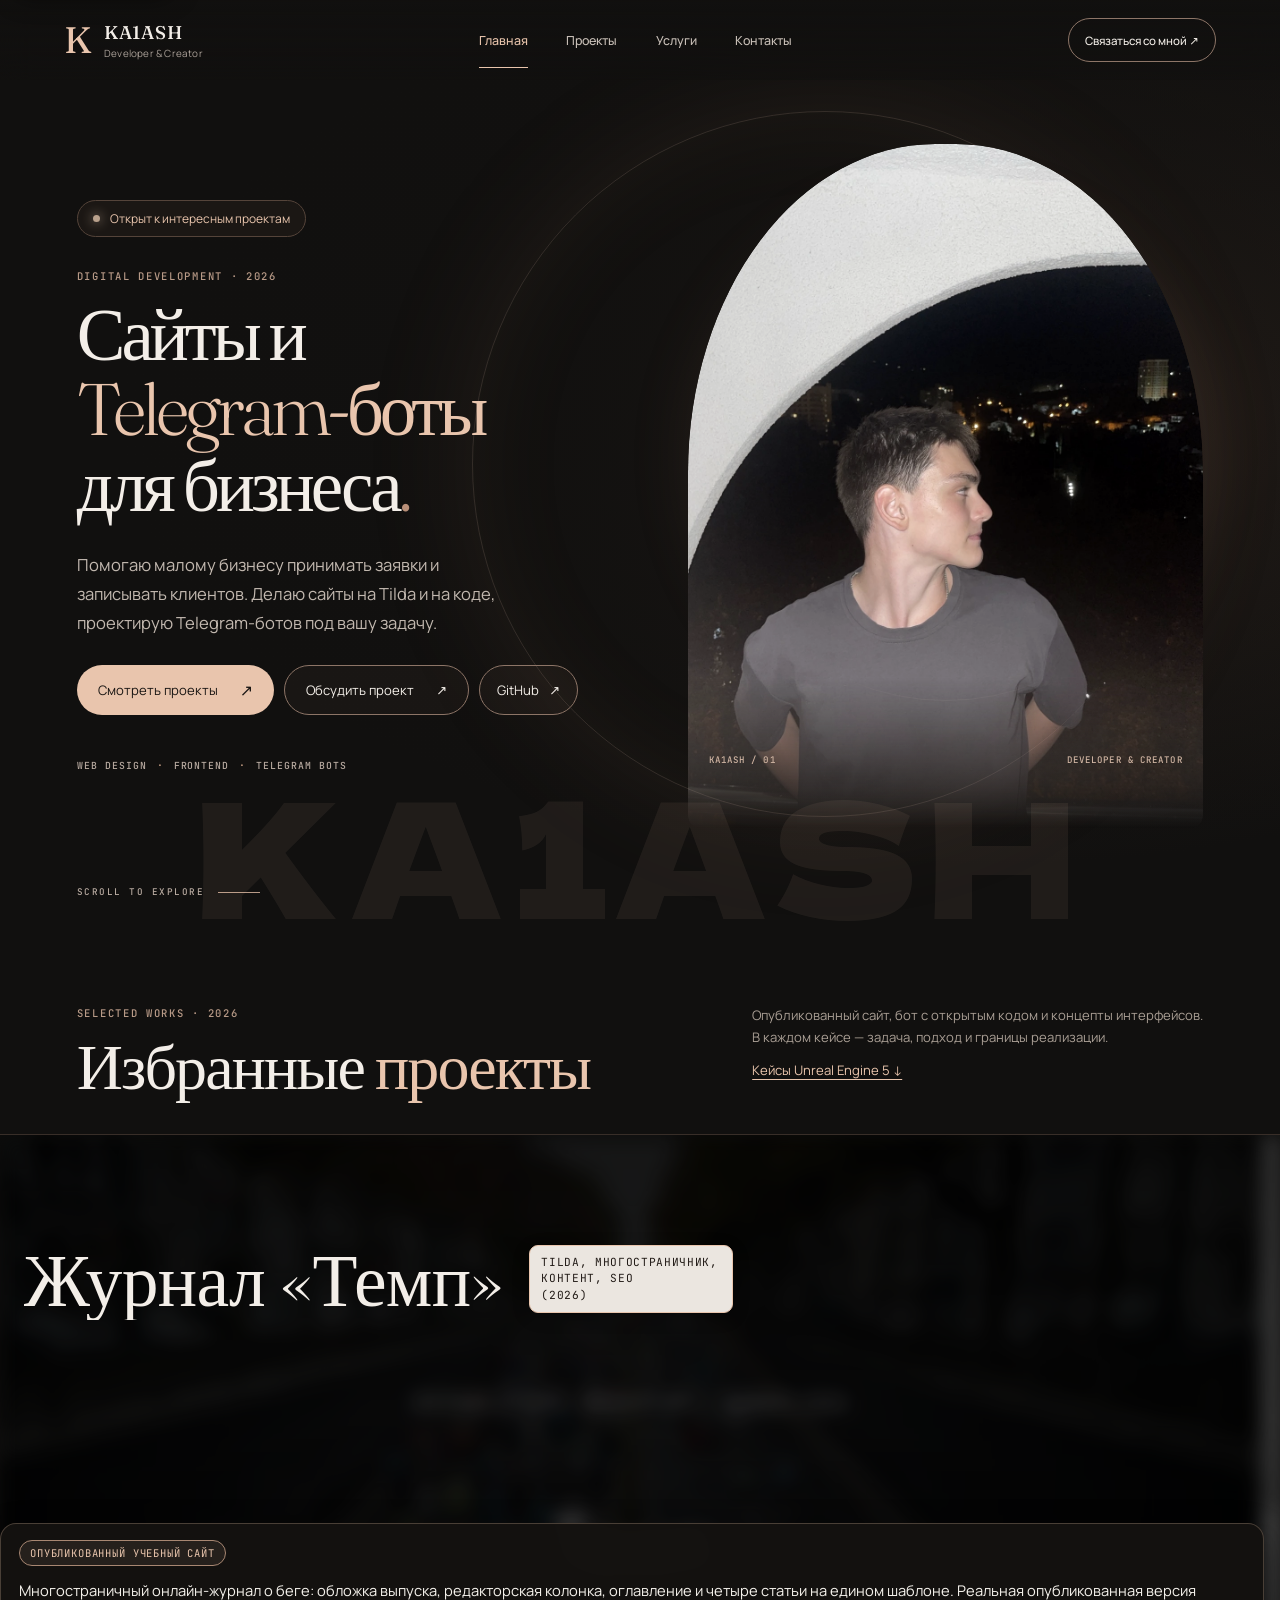
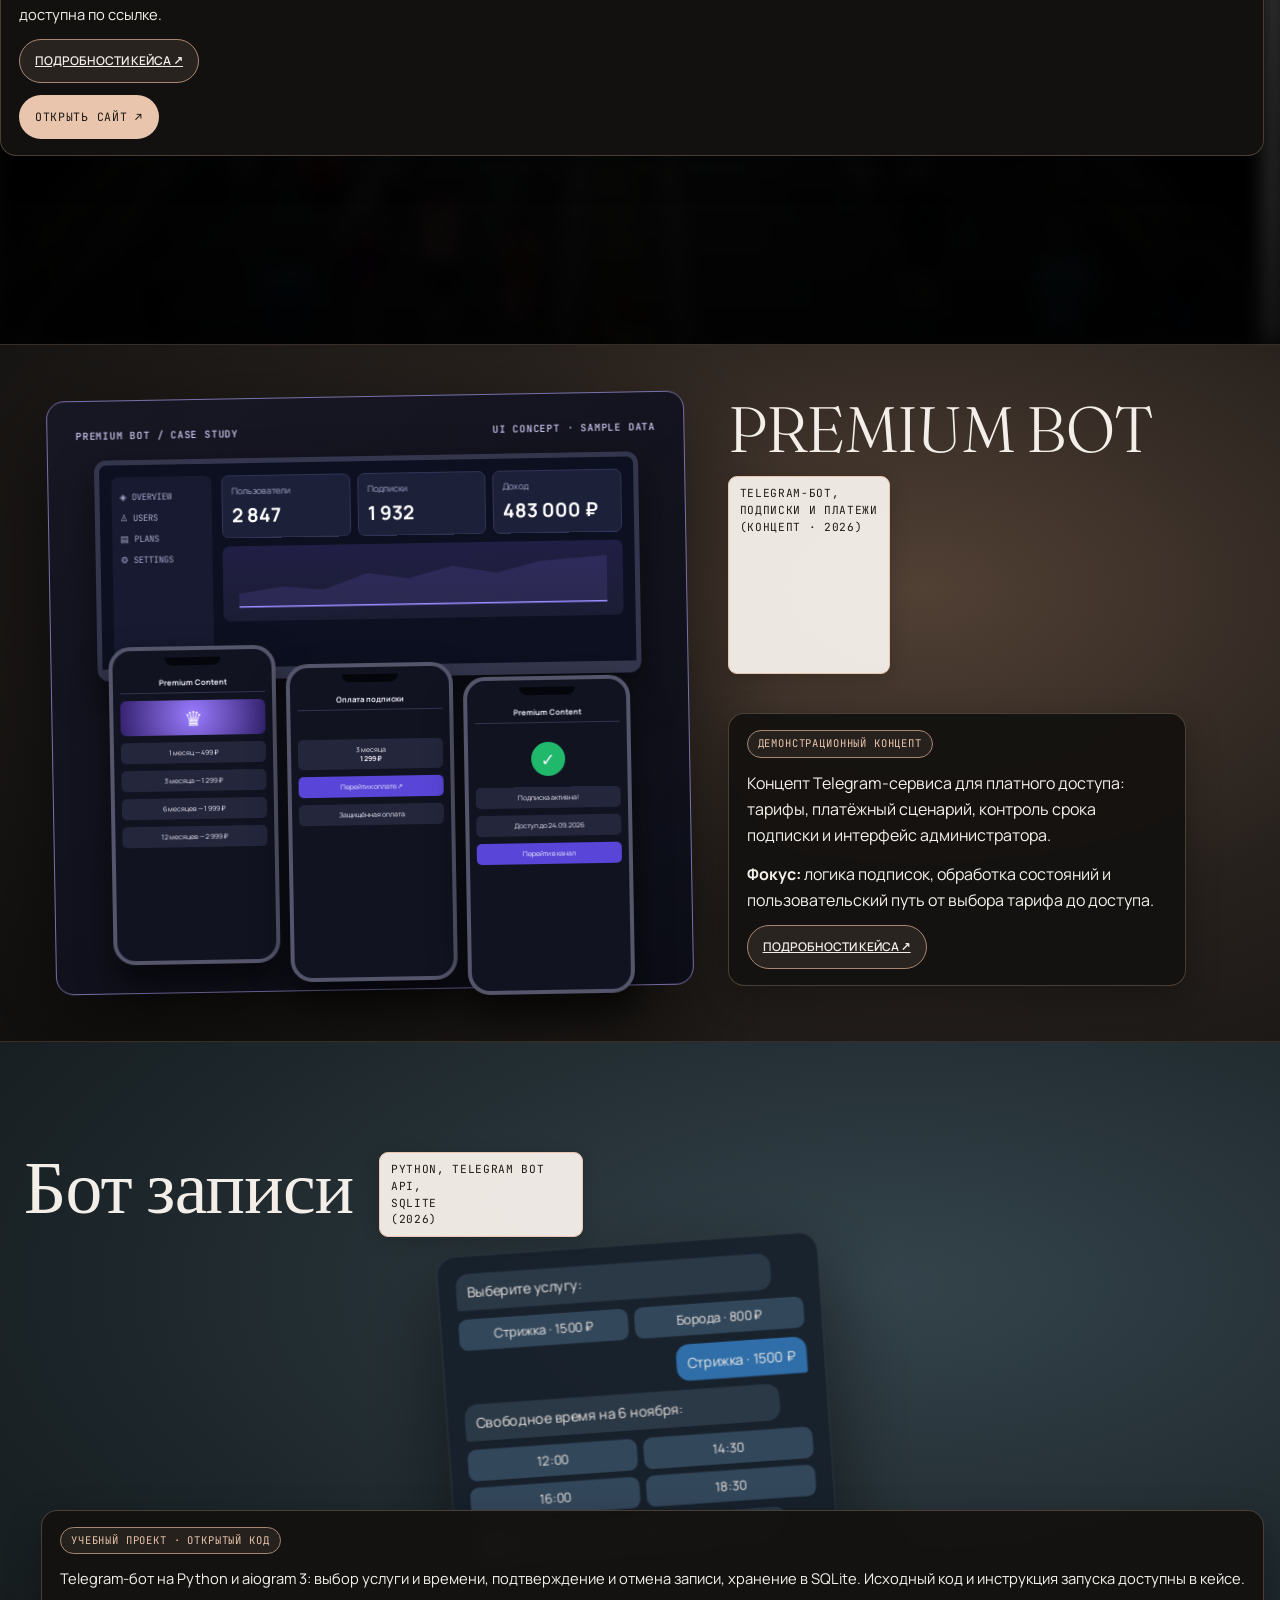
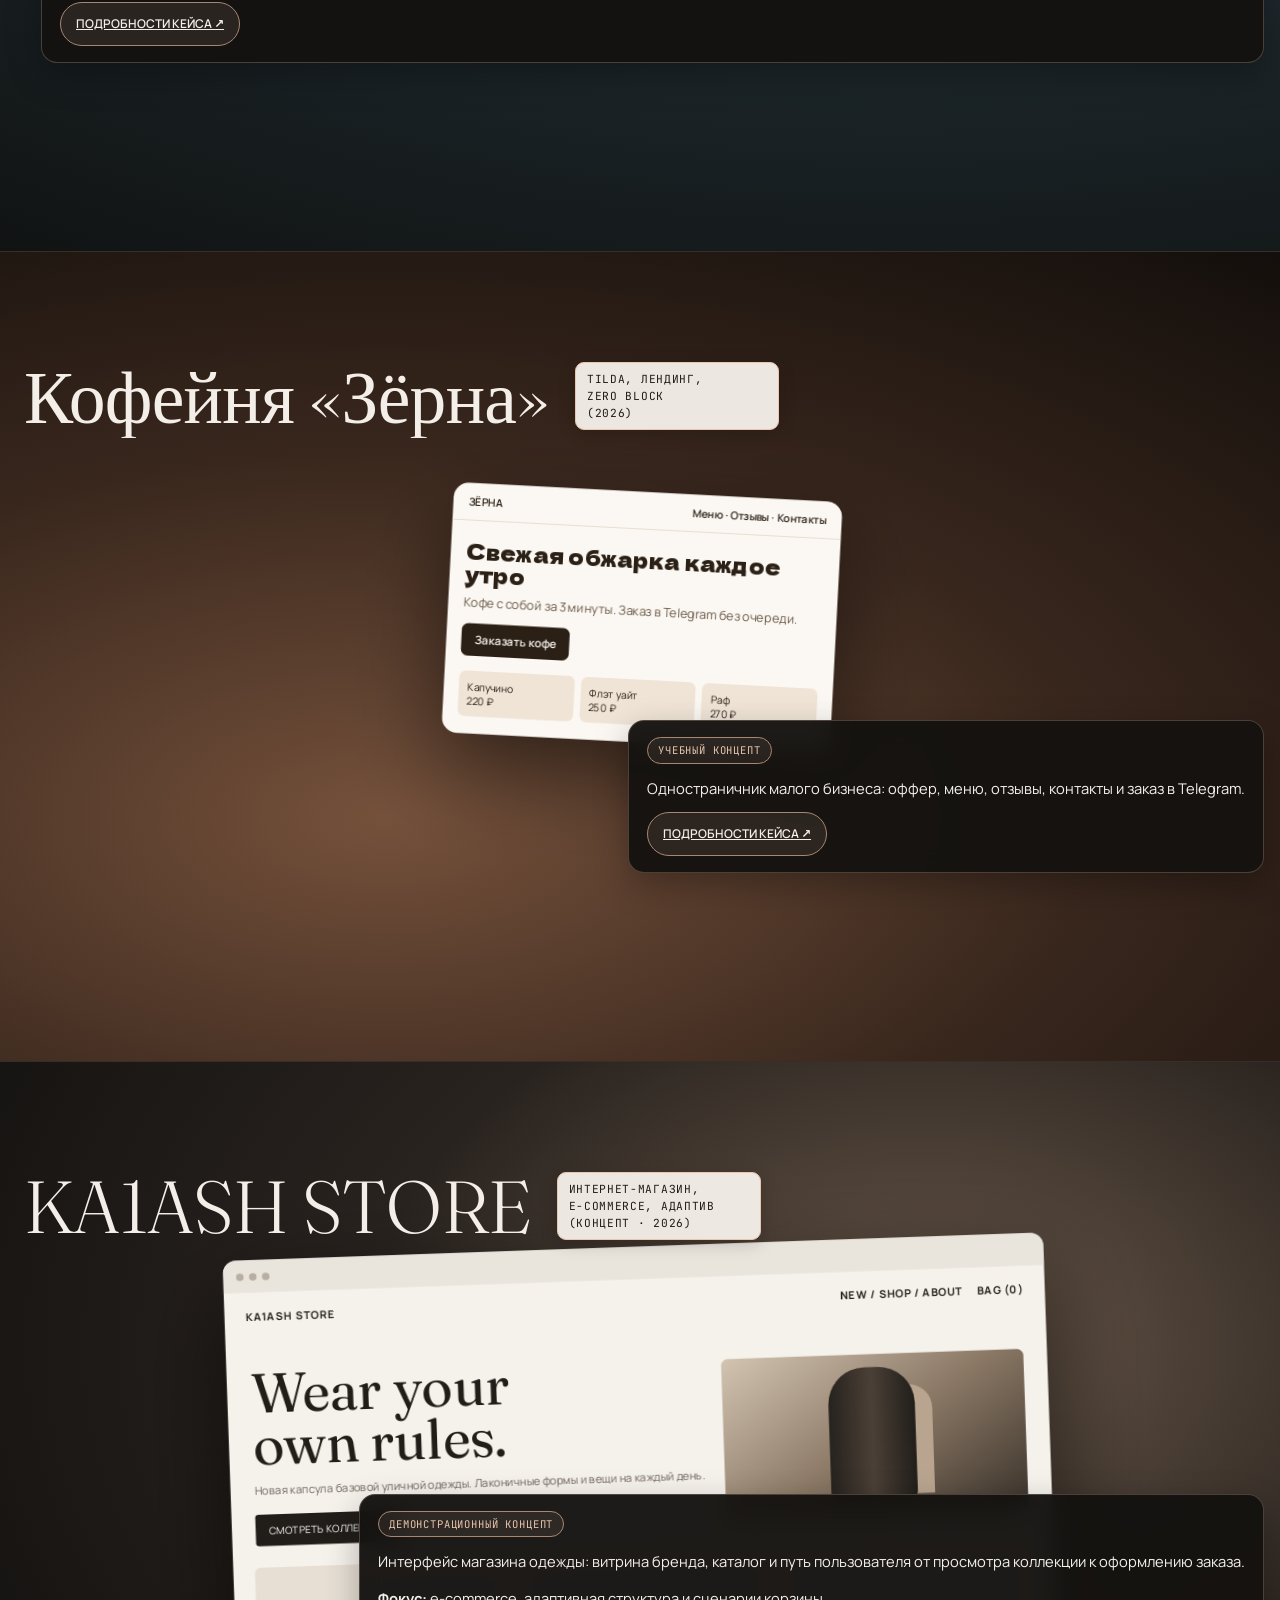
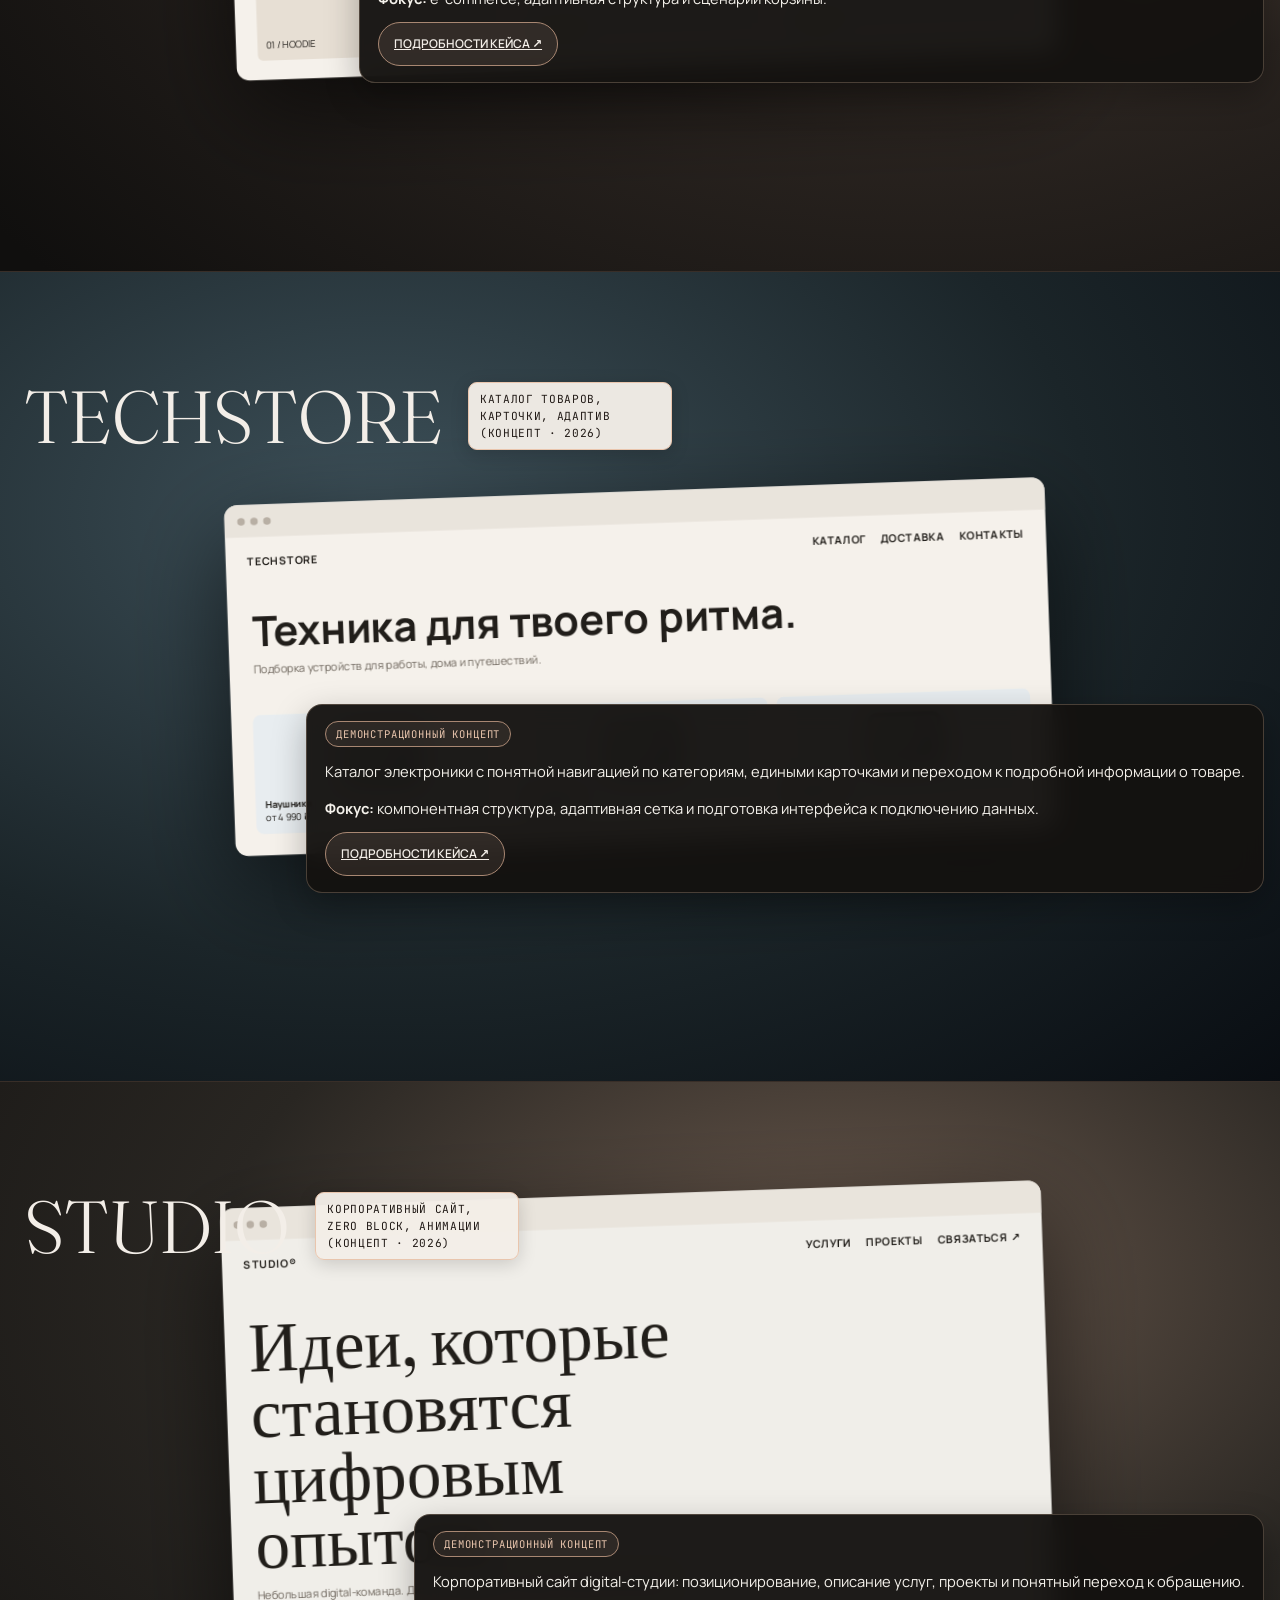
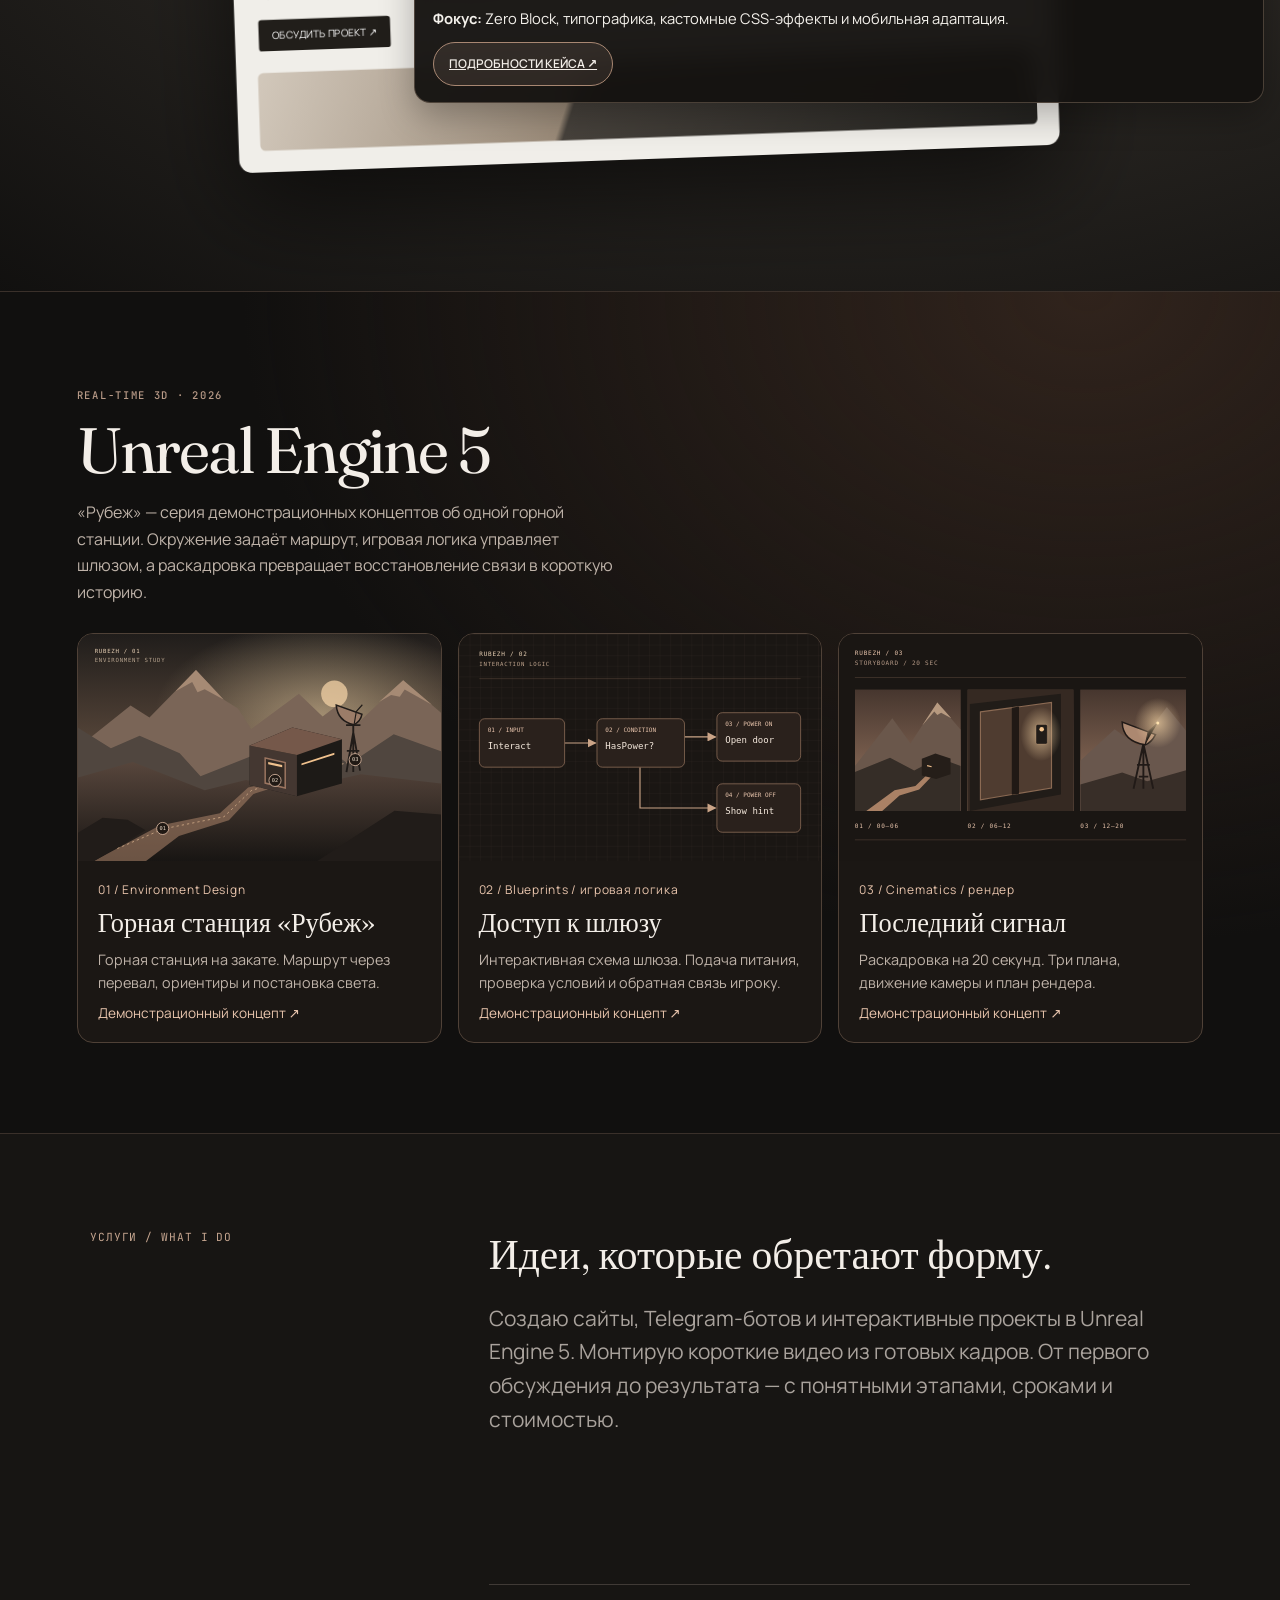
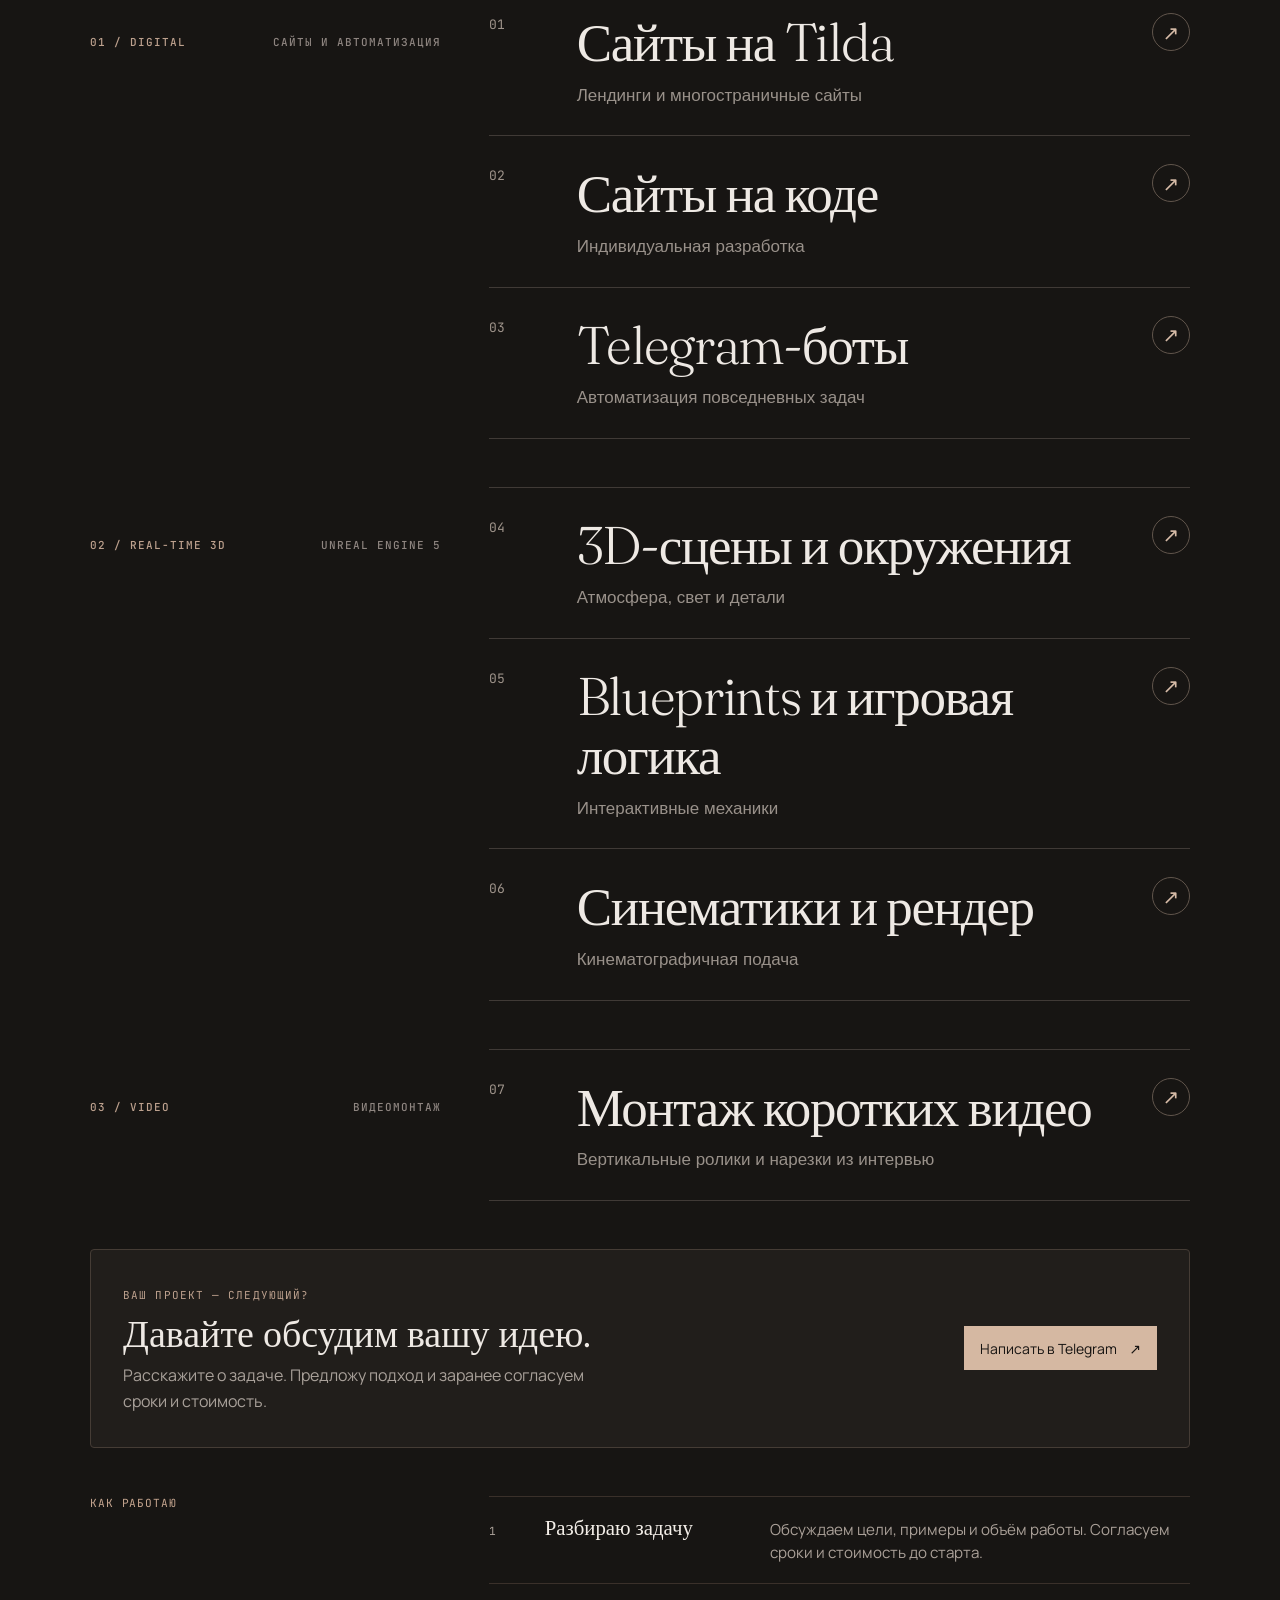
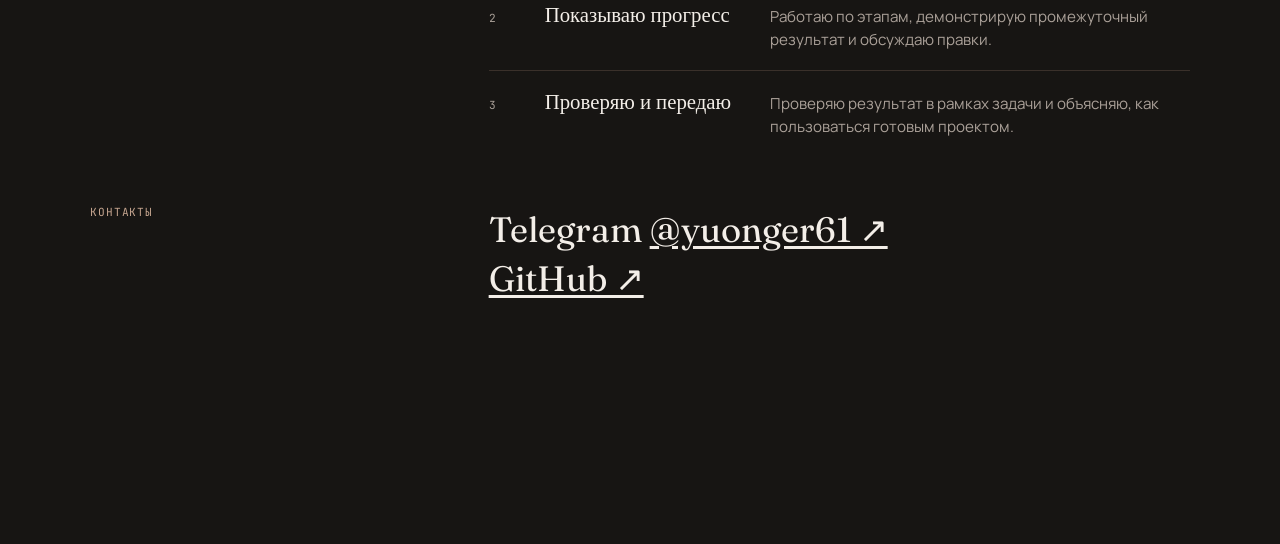
<file: index.html>
<!doctype html>
<html lang="ru">
<head>
<meta charset="utf-8">
<meta name="viewport" content="width=device-width, initial-scale=1, viewport-fit=cover">
<meta name="description" content="KA1ASH — разработка сайтов на Tilda и HTML/CSS/JavaScript, Telegram-ботов. В портфолио — веб-проекты и демонстрационные концепты Unreal Engine 5.">
<meta name="theme-color" content="#11100f">
<meta name="color-scheme" content="dark">
<link rel="canonical" href="https://ka1ash14.github.io/">
<link rel="preload" as="image" href="ka1ash-portrait.webp" fetchpriority="high">
<meta property="og:type" content="website">
<meta property="og:locale" content="ru_RU">
<meta property="og:site_name" content="KA1ASH">
<meta property="og:title" content="KA1ASH — сайты, интерфейсы и Telegram-боты">
<meta property="og:description" content="Разработка сайтов на Tilda и коде, Telegram-ботов. Демонстрационные кейсы Unreal Engine 5.">
<meta property="og:url" content="https://ka1ash14.github.io/">
<meta property="og:image" content="https://ka1ash14.github.io/ka1ash-portrait.webp">
<meta name="twitter:card" content="summary_large_image">
<meta name="twitter:title" content="KA1ASH — Digital Developer">
<meta name="twitter:description" content="Сайты, интерфейсы и Telegram-боты. Портфолио KA1ASH.">
<meta name="twitter:image" content="https://ka1ash14.github.io/ka1ash-portrait.webp">
<meta name="theme-color" content="#11100f">
<title>KA1ASH — сайты и Telegram-боты для бизнеса</title>
<link rel="stylesheet" href="https://fonts.googleapis.com/css2?family=Fraunces:opsz,wght@9..144,300;9..144,400&family=Dela+Gothic+One&family=JetBrains+Mono:wght@400;600&family=Manrope:wght@400;600&display=swap">
<style>
/* Layout: лента проектов на весь экран, карточки наезжают друг на друга; фиксированное меню и огромный логотип внизу */
:root{
  color-scheme:dark;
  --bg:#0e0d0c; --fg:#f3efe8; --muted:#a39d93; --line:#2b2824; --pill:#f3efe8; --pill-ink:#0e0d0c; --accent:#ff6a3d;
  --serif:"Fraunces",Georgia,serif; --mark:"Dela Gothic One","Arial Black",sans-serif;
  --mono:"JetBrains Mono",ui-monospace,monospace; --body:"Manrope",system-ui,sans-serif;
}
html{scroll-behavior:smooth}
body{background:var(--bg);color:var(--fg);font-family:var(--body);margin:0}
a{color:inherit}
:focus-visible{outline:2px solid var(--accent);outline-offset:3px}

/* ---------- intro ---------- */
.intro{position:fixed;inset:0;z-index:50;background:var(--bg);display:grid;place-items:center;pointer-events:none;
  animation:introOut .9s cubic-bezier(.7,0,.2,1) 1.5s forwards}
.intro span{font-family:var(--mark);font-size:clamp(3rem,16vw,12rem);letter-spacing:-.02em;display:inline-block;
  transform:translateY(110%);animation:rise .7s cubic-bezier(.2,.8,.2,1) forwards}
.intro .w{overflow:hidden;display:flex}
.intro span:nth-child(2){animation-delay:.06s}.intro span:nth-child(3){animation-delay:.12s}
.intro span:nth-child(4){animation-delay:.18s}.intro span:nth-child(5){animation-delay:.24s}.intro span:nth-child(6){animation-delay:.3s}
@keyframes rise{to{transform:none}}
@keyframes introOut{to{transform:translateY(-100%)}}

/* ---------- chrome ---------- */
.top{position:fixed;top:0;left:0;right:0;z-index:20;display:flex;align-items:center;justify-content:space-between;gap:12px;
  padding-top:calc(14px + env(safe-area-inset-top,0px));padding-bottom:14px;
  padding-left:max(16px,env(safe-area-inset-left,0px));padding-right:max(16px,env(safe-area-inset-right,0px));
  mix-blend-mode:difference;color:#fff;pointer-events:none}
.top > *{pointer-events:auto}
.nav{font-family:var(--serif);font-size:1.05rem}
.nav a{text-decoration:none}
.nav a:hover,.nav a.on{text-decoration:underline;text-underline-offset:3px}
.toggle{display:flex;gap:4px;font-family:var(--mono);font-size:.68rem;letter-spacing:.08em;text-transform:uppercase;
  position:absolute;left:50%;transform:translateX(-50%)}
.toggle button{all:unset;cursor:pointer;padding:5px 14px;border-radius:999px;border:1px solid #fff}
.toggle button[aria-pressed="true"]{background:#fff;color:#000}
.tg{font-family:var(--mono);font-size:.68rem;border:1px solid #fff;border-radius:999px;padding:5px 10px;text-decoration:none}
.mark{position:fixed;left:50%;bottom:calc(-0.18em + env(safe-area-inset-bottom,0px));transform:translateX(-50%);z-index:19;
  font-family:var(--mark);font-size:clamp(3.2rem,13vw,10rem);line-height:1;color:#fff;mix-blend-mode:difference;pointer-events:none;
  letter-spacing:-.02em;white-space:nowrap}

/* ---------- feed ---------- */
.feed{position:relative}
.proj{position:sticky;top:0;height:100vh;height:100svh;overflow:hidden;display:flex;align-items:center;isolation:isolate;
  border-top:1px solid var(--line)}
.proj .bg{position:absolute;inset:0;z-index:-1;transform:scale(var(--s,1.08));transition:transform .2s linear}
.proj .bg img{width:100%;height:100%;object-fit:cover;display:block;filter:blur(10px) brightness(.5) saturate(.85)}
.proj .shade{position:absolute;inset:0;z-index:-1;background:linear-gradient(180deg,rgba(0,0,0,.25),rgba(0,0,0,.1) 35%,rgba(0,0,0,.75))}
.proj{align-items:flex-start;padding-top:calc(110px + env(safe-area-inset-top,0px));box-sizing:border-box}
.head{width:100%;box-sizing:border-box;display:flex;align-items:flex-start;gap:14px;flex-wrap:wrap;
  padding-left:max(24px,env(safe-area-inset-left,0px));padding-right:max(24px,env(safe-area-inset-right,0px))}
.head h2{font-family:var(--serif);font-weight:300;font-size:clamp(2.2rem,6vw,4.6rem);line-height:.95;margin:0;letter-spacing:-.01em}
.meta{font-family:var(--mono);font-size:.7rem;letter-spacing:.06em;text-transform:uppercase;line-height:1.5;padding-top:.5em;max-width:28ch}
.head .clip{overflow:hidden;display:block;padding-bottom:.08em}
.head .clip > *{display:block}
.proj.in .head .clip > *{animation:up .9s cubic-bezier(.2,.8,.2,1) both}
.proj.in .meta{animation:fade .9s .15s both}
@keyframes up{from{transform:translateY(105%)}}
@keyframes fade{from{opacity:.0;transform:translateY(8px)}}
.info{position:absolute;right:max(16px,env(safe-area-inset-right,0px));bottom:calc(clamp(4rem,14vw,11rem) + 12px);
  max-width:36ch;font-size:.92rem;line-height:1.55;color:var(--fg);display:flex;flex-direction:column;gap:12px;align-items:flex-start}
.info p{margin:0;color:#e6e0d6}
.kind{font-family:var(--mono);font-size:.66rem;letter-spacing:.08em;text-transform:uppercase;border:1px solid currentColor;border-radius:999px;padding:4px 10px}
.kind.live{color:var(--accent)}
.go{font-family:var(--mono);font-size:.72rem;letter-spacing:.06em;text-transform:uppercase;text-decoration:none;
  background:var(--pill);color:var(--pill-ink);padding:10px 16px;border-radius:999px;display:inline-flex;gap:8px;transition:transform .25s}
.go:hover{transform:translateX(4px)}

/* visuals for non-photo projects */
.v-bot{background:radial-gradient(120% 90% at 70% 30%,#1f3a5c 0%,#0d1622 55%,#07090c 100%)}
.v-cafe{background:radial-gradient(110% 90% at 30% 70%,#7a4a2a 0%,#3a2416 50%,#140c07 100%)}
.stage{position:absolute;inset:0;z-index:-1;display:grid;place-items:center}
.chat{width:min(320px,78vw);background:rgba(20,30,42,.85);backdrop-filter:blur(6px);border:1px solid rgba(255,255,255,.08);border-radius:18px;
  padding:16px;display:flex;flex-direction:column;gap:8px;font-size:.8rem;transform:rotate(-4deg) translateY(-4vh);box-shadow:0 30px 80px rgba(0,0,0,.5)}
.msg{background:#2b3846;padding:8px 10px;border-radius:12px 12px 12px 3px;max-width:85%}
.msg.me{align-self:flex-end;background:#2f6ea8;border-radius:12px 12px 3px 12px}
.kb{display:grid;grid-template-columns:1fr 1fr;gap:6px}
.kb span{background:#33475b;text-align:center;padding:6px;border-radius:8px;font-size:.74rem}
.land{width:min(360px,80vw);background:#fbf7f2;color:#2b2016;border-radius:14px;overflow:hidden;transform:rotate(3deg) translateY(-4vh);box-shadow:0 30px 80px rgba(0,0,0,.5)}
.land .t{display:flex;justify-content:space-between;padding:10px 14px;font-size:.62rem;font-weight:600;border-bottom:1px solid #eadfd2}
.land .h{padding:18px 14px 8px;font-family:var(--mark);font-size:1.2rem;line-height:1.1}
.land .s{padding:0 14px;font-size:.72rem;color:#6b5a48}
.land .b{margin:12px 14px 14px;display:inline-block;background:#2b2016;color:#fbf7f2;font-size:.66rem;font-weight:600;padding:8px 12px;border-radius:6px}
.land .r{display:grid;grid-template-columns:repeat(3,1fr);gap:6px;padding:0 14px 16px}
.land .r div{background:#efe4d6;border-radius:6px;padding:8px;font-size:.6rem}


/* ---------- demo case studies ---------- */
.v-shop{background:radial-gradient(90% 100% at 72% 35%,#76634e 0%,#29231f 48%,#100f0e 100%)}
.v-tech{background:radial-gradient(100% 100% at 30% 30%,#29465a 0%,#111e29 55%,#090d12 100%)}
.v-studio{background:radial-gradient(100% 100% at 65% 25%,#695c50 0%,#292622 48%,#11100f 100%)}
.mock{width:min(760px,84vw);background:#f5f1eb;color:#211e1a;border-radius:12px;overflow:hidden;box-shadow:0 32px 90px #0009;transform:translateY(-1vh) rotate(-2deg);font-family:var(--body)}
.mockbar{height:30px;background:#e9e4dc;display:flex;align-items:center;gap:5px;padding:0 12px}
.mockbar i{width:7px;height:7px;border-radius:50%;background:#b8afa4}
.mocknav{display:flex;justify-content:space-between;align-items:center;padding:14px 20px;font-size:.62rem;font-weight:700;letter-spacing:.08em}
.mockhero{padding:26px 22px 20px;display:grid;grid-template-columns:1.2fr .8fr;gap:16px;align-items:center}
.mockhero h3{font-family:var(--serif);font-size:clamp(1.5rem,4vw,3.3rem);line-height:.95;font-weight:400;margin:0 0 10px}
.mockhero p{font-size:.65rem;line-height:1.5;color:#70685f;margin:0 0 14px}
.mockbtn{display:inline-block;background:#211e1a;color:#fff;padding:8px 12px;border-radius:3px;font-size:.58rem}
.mockphoto{height:150px;border-radius:6px;background:linear-gradient(145deg,#d2c4b1,#897764 52%,#39312a);position:relative;overflow:hidden}
.mockphoto:after{content:"";position:absolute;width:80px;height:125px;left:35%;top:12px;background:linear-gradient(90deg,#26221e,#4b4036,#211e1a);border-radius:34px 34px 10px 10px;box-shadow:28px 5px 0 -12px #b9a58f}
.mockproducts{display:grid;grid-template-columns:repeat(3,1fr);gap:9px;padding:0 20px 18px}
.mockproducts div{height:70px;background:#e7dfd4;border-radius:5px;padding:8px;font-size:.55rem;display:flex;align-items:flex-end}
.mock-tech .mockhero{grid-template-columns:1fr}
.mock-tech .mockhero h3{font-family:var(--body);font-weight:700;font-size:clamp(1.35rem,3vw,2.5rem)}
.techtiles{display:grid;grid-template-columns:repeat(3,1fr);gap:8px;padding:0 20px 20px}
.techtiles div{background:#e8edf0;border-radius:7px;min-height:92px;padding:9px;display:flex;flex-direction:column;justify-content:space-between;font-size:.55rem}
.device{height:42px;width:60px;margin:auto;border:4px solid #384a58;border-radius:8px;background:linear-gradient(135deg,#d9e3e9,#8ca1ad)}
.mock-studio{background:#f0eee9}
.mock-studio .mockhero{grid-template-columns:1fr}
.mock-studio .mockhero h3{font-size:clamp(2rem,5vw,4rem);max-width:10ch}
.studio-strip{height:72px;margin:0 20px 20px;border-radius:5px;background:linear-gradient(110deg,#d2c8bb,#9b8b79 40%,#47423c 41%,#242320)}
@media(max-width:600px){.mock{width:88vw}.mockhero{padding:18px 14px 14px;gap:10px}.mockphoto{height:110px}.mockproducts,.techtiles{padding-left:14px;padding-right:14px}.mocknav{padding:12px 14px}}



/* ---------- Telegram subscription bot case ---------- */
.v-subscription{background:radial-gradient(90% 100% at 72% 35%,#4431a1 0%,#17142c 48%,#0b0b10 100%)}
.sub-stage{position:absolute;inset:0;z-index:-1;display:grid;place-items:center}
.sub-board{width:min(760px,84vw);padding:clamp(14px,3vw,28px);box-sizing:border-box;border:1px solid #7770a8;background:linear-gradient(145deg,#171725ee,#090b16ee);border-radius:18px;box-shadow:0 35px 100px #000a;transform:rotate(-2deg);color:#f5f3ff}
.sub-top{display:flex;justify-content:space-between;gap:12px;align-items:center;font:600 .62rem var(--mono);letter-spacing:.08em;color:#c5c0e8}
.sub-laptop{margin:18px auto 0;width:88%;padding:12px;border:5px solid #34364d;border-bottom-width:12px;border-radius:12px;background:#0d1020;box-shadow:0 18px 40px #0008}
.sub-dash{display:grid;grid-template-columns:100px 1fr;gap:10px;min-height:180px}
.sub-side{background:#171a30;border-radius:7px;padding:10px 8px;font: .55rem var(--mono);color:#aaa7ca;line-height:2.4}
.sub-main{min-width:0}
.sub-stats{display:grid;grid-template-columns:repeat(3,1fr);gap:7px}
.sub-stat{background:#1c2038;border:1px solid #303456;border-radius:7px;padding:9px;font-size:.55rem;color:#aaaed0}
.sub-stat b{display:block;font-size:clamp(.75rem,1.8vw,1.2rem);color:#fff;margin-top:5px}
.sub-chart{height:75px;margin-top:8px;border-radius:7px;background:linear-gradient(180deg,#5646a944,#1b1d34);position:relative;overflow:hidden}
.sub-chart:after{content:"";position:absolute;inset:20% 4% 18%;border-bottom:2px solid #9b8cff;clip-path:polygon(0 70%,12% 56%,23% 64%,35% 30%,46% 43%,58% 18%,70% 34%,82% 10%,100% 0,100% 100%,0 100%);background:#8e7aff22}
.sub-devices{display:flex;justify-content:center;gap:10px;margin-top:-34px;transform:translateY(0)}
.sub-phone{width:clamp(90px,17vw,145px);aspect-ratio: .49;border:4px solid #55556b;border-radius:22px;background:#111321;padding:7px;box-shadow:0 20px 35px #0009;display:flex;flex-direction:column;gap:7px;color:#f4f1ff}
.sub-phone:nth-child(2){transform:translateY(20px)}
.sub-phone:nth-child(3){transform:translateY(36px)}
.sub-notch{width:38%;height:8px;border-radius:0 0 8px 8px;background:#05060b;align-self:center}
.sub-app{font-size:.48rem;font-weight:700;text-align:center;padding:5px 0;border-bottom:1px solid #34334b}
.sub-crown{height:35px;border-radius:6px;background:radial-gradient(circle at 50% 40%,#9a7bff,#33216d);display:grid;place-items:center;font-size:1.3rem}
.sub-option{background:#24263c;border-radius:5px;padding:6px 4px;font-size:.43rem;text-align:center}
.sub-success{width:34px;height:34px;border-radius:50%;background:#20b96b;display:grid;place-items:center;margin:12px auto 4px;font-size:1.1rem}
@media(max-width:600px){.sub-board{width:88vw}.sub-laptop{width:96%;margin-top:12px}.sub-dash{grid-template-columns:64px 1fr;min-height:130px}.sub-side{font-size:.43rem}.sub-stats{gap:4px}.sub-stat{padding:6px}.sub-devices{margin-top:-20px}.sub-phone{border-width:3px;padding:5px}.sub-phone:nth-child(2){transform:translateY(12px)}.sub-phone:nth-child(3){transform:translateY(22px)}}

/* Expanded portfolio case studies */
.case-open{border:1px solid #fff;background:transparent;color:#fff;border-radius:30px;padding:9px 13px;font:600 .67rem var(--mono);text-transform:uppercase;cursor:pointer}
.case-open:hover{background:#fff;color:#111}
.case-dialog{position:fixed;inset:0;z-index:80;background:#080808d9;backdrop-filter:blur(12px);display:none;place-items:center;padding:12px;box-sizing:border-box}
.case-dialog.open{display:grid}
.case-panel{width:min(760px,100%);max-height:88svh;overflow:auto;background:#f2eee7;color:#211e1a;border-radius:14px;padding:clamp(22px,5vw,40px);box-sizing:border-box}
.case-close{float:right;border:1px solid #b9b1a6;background:transparent;border-radius:30px;padding:7px 12px;cursor:pointer;color:#211e1a}
.case-kicker{font:600 .67rem var(--mono);letter-spacing:.1em;text-transform:uppercase;color:#766c60;margin:8px 0 12px}
.case-panel h2{font:400 clamp(2rem,6vw,3.4rem)/1 var(--serif);margin:0 0 12px}
.case-lead{font-size:.96rem;line-height:1.6;color:#554d44;margin:0 0 22px}
.case-grid{display:grid;grid-template-columns:1fr 1fr;gap:16px 26px}
.case-grid section{border-top:1px solid #d4ccc1;padding-top:10px}
.case-grid h3{font:600 .67rem var(--mono);letter-spacing:.08em;text-transform:uppercase;color:#756b60;margin:0 0 7px}
.case-grid p{font-size:.84rem;line-height:1.6;color:#39342e;margin:0}
.case-note{margin-top:22px;padding:13px 15px;background:#e5ded3;border-radius:7px;font-size:.77rem;line-height:1.55;color:#51483e}
@media(max-width:600px){.case-grid{grid-template-columns:1fr}}

/* ---------- grid mode ---------- */
body.grid .feed{display:grid;grid-template-columns:repeat(auto-fit,minmax(min(100%,340px),1fr));gap:16px;
  padding-top:calc(70px + env(safe-area-inset-top,0px));padding-left:max(16px,env(safe-area-inset-left,0px));padding-right:max(16px,env(safe-area-inset-right,0px))}
body.grid .proj{position:relative;height:auto;aspect-ratio:4/5;border:0;border-radius:14px;align-items:flex-end;padding-top:0;padding-bottom:18px}
body.grid .proj > *{min-width:0}
body.grid .head h2{font-size:2rem}
body.grid .info{position:static;display:none}
body.grid .chat,body.grid .land{transform:scale(.8) rotate(-3deg)}

/* ---------- about ---------- */
.about{position:relative;z-index:1;background:var(--bg);border-top:1px solid var(--line);
  padding-block:96px calc(clamp(4rem,14vw,11rem) + 64px);
  padding-left:max(16px,env(safe-area-inset-left,0px));padding-right:max(16px,env(safe-area-inset-right,0px))}
.about .in{max-width:1100px;margin:0 auto;display:grid;grid-template-columns:1fr 2fr;gap:48px}
.about .in > *{min-width:0}
.lab{font-family:var(--mono);font-size:.7rem;letter-spacing:.08em;text-transform:uppercase;color:var(--muted)}
.lead{font-family:var(--serif);font-weight:300;font-size:clamp(1.6rem,3.4vw,2.6rem);line-height:1.2;margin:0;text-wrap:balance}
.rows{display:flex;flex-direction:column}
.row{display:grid;grid-template-columns:2.5rem 1fr 2fr;gap:16px;padding:18px 0;border-top:1px solid var(--line);align-items:baseline}
.row > *{min-width:0}
.row b{font-family:var(--serif);font-weight:400;font-size:1.3rem}
.row span{color:var(--muted);font-size:.95rem;line-height:1.55}
.row i{font-family:var(--mono);font-style:normal;font-size:.7rem;color:var(--muted)}
.contact{font-family:var(--serif);font-size:clamp(1.4rem,3vw,2.2rem);line-height:1.4}
.contact a{text-underline-offset:4px}
.contact code{font-family:var(--mono);font-size:.6em;background:#1d1b19;padding:2px 6px;border-radius:4px}

@media (max-width:760px){
  .toggle{position:static;transform:none}
  .nav{font-size:.95rem}
  .tg{display:none}
  .info{left:max(16px,env(safe-area-inset-left,0px));right:auto;bottom:calc(clamp(4rem,14vw,11rem) + 8px)}
  .proj{padding-top:calc(120px + env(safe-area-inset-top,0px))}
  .about .in{grid-template-columns:1fr;gap:32px}
  .row{grid-template-columns:2rem 1fr}
  .row span{grid-column:2}
}
@media (prefers-reduced-motion:reduce){
  .intro{display:none}
  .proj.in .head .clip > *,.proj.in .meta{animation:none}
  .proj .bg{transform:none!important}
  html{scroll-behavior:auto}
}

/* Responsive case-card safety: keep text wrapping and card content in flow */
.proj,.proj .head,.proj .info,.proj .meta,.proj .info p{min-width:0;max-width:100%;}
.proj .head{align-items:flex-start;gap:clamp(12px,2vw,28px);}
.proj .head h2,.proj .head .clip,.proj .head .clip span{min-width:0;max-width:100%;overflow-wrap:anywhere;word-break:normal;}
.proj .meta{flex:0 1 180px;white-space:normal;overflow-wrap:anywhere;line-height:1.45;}
.proj .info{display:flex;flex-direction:column;align-items:flex-start;gap:12px;}
.proj .info p{margin:0;line-height:1.65;overflow-wrap:anywhere;word-break:normal;}
.proj .case-open{display:inline-flex;align-items:center;justify-content:center;max-width:100%;white-space:normal;text-align:center;line-height:1.35;overflow-wrap:anywhere;padding:10px 15px;border:1px solid #8f7aff88;border-radius:30px;color:#e7e0ff;background:#7557ff18;font-family:inherit;font-size:12px;font-weight:600;}
.proj .case-open:hover{background:#7658ff35;border-color:#a493ff;}
@media(max-width:700px){.proj .head{flex-direction:column;gap:8px}.proj .meta{flex:0 1 auto}.proj .info{gap:10px}.proj .info p{font-size:14px;}}

/* Premium Bot: keep the artwork and all copy in separate layout areas */
.v-subscription{
  display:grid;
  grid-template-columns:minmax(0,1.12fr) minmax(280px,.88fr);
  grid-template-rows:auto 1fr;
  grid-template-areas:"art title" "art copy";
  align-items:center;
  align-content:center;
  gap:clamp(18px,3vw,42px);
  height:auto;
  min-height:min(760px,calc(100svh - 90px));
  aspect-ratio:auto;
  padding:clamp(24px,4vw,56px);
  overflow:hidden;
}
.v-subscription>.sub-stage{grid-area:art;position:relative;inset:auto;z-index:0;width:100%;min-width:0;align-self:center}
.v-subscription>.sub-stage .sub-board{width:100%;max-width:680px;margin:0 auto;transform:rotate(-1deg)}
.v-subscription>.head{grid-area:title;position:relative;width:100%;padding:0;align-self:end;display:flex;flex-direction:column;gap:10px}
.v-subscription>.head h2{font-size:clamp(2.1rem,5vw,4rem);line-height:1.02}
.v-subscription>.head .meta{max-width:34ch;padding:0;line-height:1.6}
.v-subscription>.info{grid-area:copy;position:relative;inset:auto;right:auto;bottom:auto;left:auto;width:100%;max-width:42ch;align-self:start;margin:0;font-size:clamp(.9rem,1.25vw,1rem);line-height:1.7;color:#f4f1ff}
.v-subscription>.info p{color:#e4e0f2}
.v-subscription>.info .kind{background:#17142c;border-color:#a89aff;color:#d8d0ff}
.v-subscription>.info .case-open{background:#211b43;border-color:#9a87ff;color:#fff}
@media(max-width:760px){
  .v-subscription{
    grid-template-columns:minmax(0,1fr);
    grid-template-rows:auto auto auto;
    grid-template-areas:"art" "title" "copy";
    gap:0;
    min-height:0;
    padding:28px 0 30px;
    align-content:start;
  }
  .v-subscription>.sub-stage{padding:0 14px;margin:0 auto 22px}
  .v-subscription>.sub-stage .sub-board{width:100%;max-width:560px;transform:none}
  .v-subscription>.head{padding:0 22px;gap:8px}
  .v-subscription>.head h2{font-size:clamp(2.2rem,10vw,3.2rem);line-height:1.04}
  .v-subscription>.head .meta{font-size:.68rem;max-width:36ch}
  .v-subscription>.info{padding:20px 22px 0;max-width:none;font-size:.92rem;gap:13px}
  .v-subscription>.info p{max-width:42ch}
}
@media(max-width:390px){
  .v-subscription>.sub-stage{padding:0 10px}
  .v-subscription>.sub-board{padding:12px}
  .v-subscription>.head{padding-inline:18px}
  .v-subscription>.info{padding-inline:18px}
  .v-subscription .sub-stat{font-size:.48rem}
  .v-subscription .sub-phone{font-size:.7rem}
}

/* Mobile portfolio cards: stack artwork, title and description instead of overlaying them */
@media (max-width:760px){
  .proj{
    position:relative!important;
    top:auto!important;
    height:auto!important;
    min-height:100svh;
    display:grid!important;
    grid-template-columns:minmax(0,1fr);
    grid-template-rows:auto auto auto;
    align-content:start;
    justify-items:stretch;
    gap:22px;
    padding:clamp(148px,22vh,190px) 0 112px!important;
    overflow:hidden;
  }
  .proj>.head{
    grid-row:1;
    position:relative!important;
    inset:auto!important;
    z-index:2;
    width:100%;
    padding:0 22px!important;
    margin:0;
    display:flex;
    flex-direction:column;
    align-items:flex-start;
    gap:8px;
  }
  .proj>.head h2{font-size:clamp(2.15rem,10vw,3.5rem);line-height:1.02;max-width:100%;overflow-wrap:anywhere}
  .proj>.head .meta{font-size:.66rem;line-height:1.55;max-width:34ch;padding:0}
  .proj>.stage,.proj>.sub-stage{
    grid-row:2;
    position:relative!important;
    inset:auto!important;
    z-index:1!important;
    width:100%;
    min-width:0;
    min-height:0;
    height:auto;
    display:grid;
    place-items:center;
    padding:0 18px;
    margin:0;
    transform:none!important;
  }
  .proj>.stage .land{
    width:min(100%,560px);
    max-width:100%;
    transform:none;
  }
  .proj>.stage .mock{
    width:min(100%,620px);
    max-width:100%;
    transform:none;
  }
  .proj>.stage .mocknav{gap:10px;flex-wrap:wrap;font-size:.58rem}
  .proj>.stage .mockhero{grid-template-columns:minmax(0,1fr) minmax(90px,.7fr);padding:18px 14px 14px;gap:12px}
  .proj>.stage .mockhero h3{font-size:clamp(1.35rem,6vw,2.3rem);overflow-wrap:anywhere}
  .proj>.stage .mockhero p{font-size:.68rem}
  .proj>.stage .mockproducts,.proj>.stage .techtiles{padding-left:14px;padding-right:14px}
  .proj>.info{
    grid-row:3;
    position:relative!important;
    inset:auto!important;
    right:auto!important;
    bottom:auto!important;
    z-index:2;
    width:auto;
    max-width:none;
    margin:0;
    padding:0 22px;
    font-size:.92rem;
    line-height:1.65;
    gap:12px;
    align-items:flex-start;
  }
  .proj>.info p{max-width:48ch;line-height:1.65}
  .proj>.info .case-open,.proj>.info .go{max-width:100%;white-space:normal}
  .v-subscription>.head,.v-subscription>.sub-stage,.v-subscription>.info{grid-area:auto}
  .v-subscription>.sub-stage{padding:0 12px}
  .v-subscription>.sub-stage .sub-board{width:100%;max-width:560px;transform:none}
  .v-subscription .sub-laptop{width:94%;margin-top:12px}
  .v-subscription .sub-dash{grid-template-columns:72px minmax(0,1fr);min-height:140px;gap:7px}
  .v-subscription .sub-side{font-size:.46rem;padding:7px 5px}
  .v-subscription .sub-stats{grid-template-columns:repeat(3,minmax(0,1fr));gap:4px}
  .v-subscription .sub-stat{font-size:.48rem;padding:6px 4px;overflow-wrap:anywhere}
  .v-subscription .sub-stat b{font-size:clamp(.65rem,3vw,.9rem)}
  .v-subscription .sub-chart{height:55px}
  .v-subscription .sub-devices{gap:6px;margin-top:-20px}
  .v-subscription .sub-phone{width:clamp(76px,25vw,126px);padding:6px;border-width:3px}
  .v-subscription .sub-app,.v-subscription .sub-option{font-size:.43rem;overflow-wrap:anywhere}
  .v-subscription>.info{padding:0 22px}
}
@media(max-width:420px){
  .proj{gap:18px;padding-top:154px!important}
  .proj>.head,.proj>.info{padding-left:18px!important;padding-right:18px!important}
  .proj>.stage{padding-left:12px;padding-right:12px}
  .proj>.stage .mockhero{grid-template-columns:minmax(0,1fr) 88px}
  .proj>.stage .mocknav span:last-child{max-width:100%;overflow-wrap:anywhere}
  .proj>.stage .mockproducts{gap:5px;padding-left:10px;padding-right:10px}
  .proj>.stage .mockproducts div{font-size:.48rem;padding:6px}
  .v-subscription>.sub-stage{padding:0 8px}
  .v-subscription .sub-laptop{padding:7px;border-width:3px}
  .v-subscription .sub-dash{grid-template-columns:58px minmax(0,1fr)}
  .v-subscription .sub-phone{width:clamp(72px,24vw,98px)}
  .v-subscription>.info{padding-left:18px;padding-right:18px}
}

/* High-contrast labels and description panels */
.proj>.head .meta{
  color:#211a16!important;background:rgba(250,247,240,.97)!important;
  border:1px solid rgba(255,255,255,.72);border-radius:9px;display:inline-block;
  width:fit-content;max-width:min(34ch,calc(100% - 4px));padding:8px 11px!important;
  line-height:1.5;text-shadow:none!important;mix-blend-mode:normal!important;
  opacity:1!important;box-shadow:0 4px 18px rgba(0,0,0,.16);
}
.proj>.info{
  color:#fff!important;background:rgba(13,15,22,.96)!important;
  border:1px solid rgba(255,255,255,.18);border-radius:16px;
  padding:16px 18px!important;box-shadow:0 12px 34px rgba(0,0,0,.28);
  backdrop-filter:blur(12px);-webkit-backdrop-filter:blur(12px);
}
.proj>.info p{color:#f5f2ec!important;text-shadow:none!important}
.proj>.info .kind{color:#e8ddff!important;border-color:#a995ff!important;background:rgba(121,91,220,.18)}
.proj>.info .go,.proj>.info .case-open{color:#fff!important;text-shadow:none!important}
@media(max-width:760px){
 .proj>.head .meta{font-size:.68rem;max-width:min(34ch,calc(100% - 36px))}
 .proj>.info{margin:0 18px;padding:15px 16px!important;width:auto}
}
@media(max-width:420px){
 .proj>.head .meta{padding:7px 9px!important;font-size:.62rem}
 .proj>.info{margin:0 14px;padding:13px 14px!important}
}

/* ===== KA1ASH warm editorial redesign ===== */
:root{--bg:#11100f;--fg:#f3eee8;--muted:#aaa098;--line:#3a302a;--pill:#e9c5ad;--pill-ink:#1b1714;--accent:#d7a98e;--serif:"Fraunces",Georgia,serif}
body{background:#11100f;color:#f3eee8}
.top.ka-header{mix-blend-mode:normal;color:#f3eee8;background:linear-gradient(180deg,rgba(17,16,15,.94),rgba(17,16,15,.55));padding:18px max(5vw,22px);gap:26px;min-height:76px;box-sizing:border-box;backdrop-filter:blur(16px);-webkit-backdrop-filter:blur(16px)}
.brand{display:flex;align-items:center;gap:12px;text-decoration:none;flex:0 0 auto}
.brand-symbol{font:400 2.3rem/1 var(--serif);color:#e9c5ad}
.brand-copy{display:flex;flex-direction:column;gap:2px}
.brand-copy b{font:500 1.15rem var(--serif);letter-spacing:.04em}
.brand-copy small{font:400 .62rem var(--body);color:#aaa098;letter-spacing:.02em}
.ka-nav{display:flex;align-items:center;justify-content:center;gap:clamp(14px,3vw,42px);font:500 .78rem var(--body)}
.ka-nav a{text-decoration:none;color:#c9c0b8;transition:color .2s}
.ka-nav a:hover,.ka-nav a.on{color:#e9c5ad;text-decoration:none}
.ka-contact{display:inline-flex;white-space:nowrap;border-color:#8d7567;color:#f3eee8;padding:10px 16px;font:500 .72rem var(--body)}
.mark{color:#e9c5ad;mix-blend-mode:normal;opacity:.07;letter-spacing:.06em}
.intro{background:#11100f}.intro span{color:#e9c5ad}
.hero{position:relative;isolation:isolate;min-height:100svh;box-sizing:border-box;overflow:hidden;display:grid;grid-template-columns:minmax(0,1fr) minmax(320px,.92fr);align-items:center;gap:clamp(20px,4vw,70px);padding:clamp(130px,16vh,170px) max(6vw,24px) 100px;background:radial-gradient(ellipse at 76% 45%,#3a2b23 0%,#211b17 24%,#11100f 62%)}
.hero:before{content:"";position:absolute;inset:0;z-index:-2;background:linear-gradient(110deg,#11100f 0%,rgba(17,16,15,.95) 42%,rgba(17,16,15,.22) 100%)}
.hero-glow{position:absolute;z-index:-1;width:55vw;height:55vw;right:8%;top:12%;border:1px solid rgba(233,197,173,.16);border-radius:50%;box-shadow:0 0 120px rgba(190,137,104,.10),inset 0 0 100px rgba(190,137,104,.07)}
.hero-copy{position:relative;z-index:2;max-width:650px}
.hero-eyebrow{display:inline-flex;align-items:center;gap:10px;border:1px solid #55443a;background:#1b1714;border-radius:99px;padding:9px 15px;color:#e9c5ad;font-size:.75rem}
.hero-eyebrow i{width:7px;height:7px;background:#b9a18c;border-radius:50%;box-shadow:0 0 12px #b9a18c}
.hero-overline,.section-kicker{font:500 .66rem var(--mono);letter-spacing:.16em;color:#b89a87;margin:32px 0 14px}
.hero h1{font:300 clamp(3.6rem,7.4vw,7.3rem)/.91 var(--serif);letter-spacing:-.055em;margin:0;color:#f3eee8}
.hero h1 em,.work-intro h2 em{font-style:normal;color:#e9c5ad}
.hero-dot{color:#b98f78}
.hero-description{max-width:430px;color:#c2b8af;font-size:clamp(.95rem,1.3vw,1.08rem);line-height:1.75;margin:26px 0 28px}
.hero-actions{display:flex;flex-wrap:wrap;gap:12px}
.hero-primary,.hero-secondary{display:inline-flex;align-items:center;justify-content:center;gap:22px;border-radius:99px;padding:14px 21px;text-decoration:none;font-size:.82rem;transition:transform .2s,background .2s}
.hero-primary{background:#e9c5ad;color:#1b1714}.hero-primary span{font-size:1rem}
.hero-secondary{border:1px solid #786456;color:#f3eee8}
.hero-primary:hover,.hero-secondary:hover{transform:translateY(-3px)}
.hero-skills{display:flex;align-items:center;gap:10px;flex-wrap:wrap;margin-top:44px;color:#93877d;font:500 .61rem var(--mono);letter-spacing:.1em}
.hero-skills b{color:#c49c83}
.hero-portrait-wrap{position:relative;align-self:stretch;min-height:470px;display:flex;align-items:flex-end;justify-content:center;isolation:isolate}
.portrait-ring{position:absolute;z-index:-1;width:min(38vw,530px);aspect-ratio:1;border:1px solid rgba(233,197,173,.28);border-radius:50%;top:10%;left:50%;transform:translateX(-50%);box-shadow:0 0 80px rgba(191,142,113,.12),inset 0 0 70px rgba(191,142,113,.08)}
.hero-portrait{position:relative;z-index:1;width:min(100%,570px);height:min(76vh,700px);object-fit:cover;object-position:center 24%;border-radius:48% 48% 12px 12px;filter:saturate(.76) contrast(1.03);mask-image:linear-gradient(to bottom,#000 78%,transparent 100%);-webkit-mask-image:linear-gradient(to bottom,#000 78%,transparent 100%)}
.portrait-caption{position:absolute;z-index:2;bottom:9%;left:4%;right:4%;display:flex;justify-content:space-between;color:#d0b5a3;font:500 .57rem var(--mono);letter-spacing:.12em}
.hero-scroll{position:absolute;left:max(6vw,24px);bottom:30px;display:flex;align-items:center;gap:14px;text-decoration:none;color:#93877d;font:500 .58rem var(--mono);letter-spacing:.16em}
.hero-scroll i{height:1px;width:42px;background:#b89a87}
.work-intro{display:flex;justify-content:space-between;align-items:end;gap:24px;padding:76px max(6vw,24px) 36px;background:#11100f}
.work-intro .section-kicker{display:block;margin:0 0 14px}
.work-intro h2{font:300 clamp(2.3rem,5vw,4.6rem)/1 var(--serif);margin:0;letter-spacing:-.03em}
.work-intro p{color:#a99e94;font-size:.82rem;line-height:1.7;margin:0 0 5px}
.proj{border-color:#382e28}
.proj .bg img{filter:blur(10px) brightness(.42) saturate(.62)}
.v-subscription{background:radial-gradient(90% 100% at 72% 35%,#514034 0%,#27211d 48%,#11100f 100%)}
.v-bot{background:radial-gradient(120% 90% at 70% 30%,#34434b 0%,#1b2428 55%,#101211 100%)}
.v-cafe{background:radial-gradient(110% 90% at 30% 70%,#75513b 0%,#39271d 50%,#140f0c 100%)}
.v-shop{background:radial-gradient(90% 100% at 72% 35%,#6b594a 0%,#29231f 48%,#100f0e 100%)}
.v-tech{background:radial-gradient(100% 100% at 30% 30%,#3d5059 0%,#1b2529 55%,#090d12 100%)}
.v-studio{background:radial-gradient(100% 100% at 65% 25%,#6a594d 0%,#292622 48%,#11100f 100%)}
.proj>.head .meta{background:rgba(243,238,232,.97)!important;color:#211a16!important;border-color:#e9c5ad!important}
.proj>.info{background:rgba(20,18,16,.96)!important;border-color:rgba(233,197,173,.25)!important}
.proj>.info .kind{color:#e9c5ad!important;border-color:#a88772!important;background:rgba(233,197,173,.08)!important}
.proj>.info .case-open{border-color:#a88772!important;background:rgba(233,197,173,.1)!important;color:#f3eee8!important}
.proj>.info .go{background:#e9c5ad!important;color:#1b1714!important}
.about{background:#171513;border-color:#3a302a}
.lab{color:#c5a58f}
.contact code{background:#302720}
:focus-visible{outline-color:#e9c5ad}
@media(max-width:900px){
 .top.ka-header{padding-inline:22px;gap:16px}.ka-nav{gap:16px}.brand-copy small{display:none}
 .hero{grid-template-columns:minmax(0,1fr) minmax(260px,.8fr);gap:18px;padding-inline:5vw}
 .hero h1{font-size:clamp(3.3rem,8vw,5.8rem)}
}
@media(max-width:700px){
 .top.ka-header{padding:12px 16px;min-height:68px;gap:10px}
 .brand-symbol{font-size:1.9rem}.brand-copy b{font-size:.94rem}
 .ka-nav{gap:12px;font-size:.68rem}.ka-nav a:first-child{display:none}
 .ka-contact{font-size:0;padding:9px 11px}.ka-contact:after{content:"↗";font-size:.9rem}
 .hero{min-height:auto;grid-template-columns:minmax(0,1fr);gap:10px;padding:112px 22px 80px;background:radial-gradient(ellipse at 72% 54%,#3a2b23 0%,#211b17 28%,#11100f 72%)}
 .hero-copy{order:1}.hero-portrait-wrap{order:2;min-height:360px;height:390px;margin-top:-6px}
 .hero h1{font-size:clamp(3.5rem,15vw,5.6rem)}
 .hero-overline{margin-top:24px}
 .hero-description{max-width:38ch;font-size:.92rem;margin:20px 0 22px}
 .hero-skills{margin-top:28px;font-size:.55rem}
 .hero-portrait{height:390px;width:min(100%,410px);object-position:center 22%}
 .portrait-ring{width:min(80vw,360px);top:2%}
 .portrait-caption{bottom:7%;left:8%;right:8%}
 .hero-scroll{bottom:25px}
 .work-intro{padding:52px 22px 28px;align-items:flex-start;flex-direction:column;gap:12px}
 .work-intro p{font-size:.76rem}
 .about{padding-top:64px}
}
@media(max-width:390px){
 .ka-nav{gap:9px;font-size:.62rem}
 .brand{gap:7px}.brand-copy b{font-size:.83rem}
 .hero{padding-inline:18px}.hero h1{font-size:clamp(3.1rem,14.5vw,4.2rem)}
 .hero-portrait-wrap{height:340px;min-height:340px}.hero-portrait{height:340px}
}
@media(prefers-reduced-motion:reduce){.hero-primary,.hero-secondary{transition:none}}


/* KA1ASH motion system: calm, editorial and touch-friendly */
html{scroll-behavior:smooth;scroll-padding-top:88px}
.top,.nav a,.brand,.tg,.hero-primary,.hero-secondary,.case-open,.go{transition:color .28s ease,background-color .28s ease,border-color .28s ease,transform .35s cubic-bezier(.2,.75,.25,1),box-shadow .35s ease}
.nav a{position:relative}
.nav a:after{content:"";position:absolute;left:0;right:0;bottom:-6px;height:1px;background:#e9c5ad;transform:scaleX(0);transform-origin:left;transition:transform .35s ease}
.nav a:hover:after,.nav a.on:after{transform:scaleX(1)}
.hero-copy>*{animation:kaRise .85s cubic-bezier(.2,.7,.2,1) both}
.hero-copy>.hero-eyebrow{animation-delay:.12s}
.hero-copy>.hero-overline{animation-delay:.22s}
.hero-copy>h1{animation-delay:.32s}
.hero-copy>.hero-description{animation-delay:.43s}
.hero-copy>.hero-actions{animation-delay:.54s}
.hero-copy>.hero-skills{animation-delay:.65s}
.hero-portrait-wrap{animation:kaPortrait 1.15s cubic-bezier(.2,.7,.2,1) .25s both}
.hero-glow{animation:kaGlow 1.5s ease-out both}
@keyframes kaRise{from{opacity:0;transform:translateY(24px)}to{opacity:1;transform:translateY(0)}}
@keyframes kaPortrait{from{opacity:0;transform:translateY(30px) scale(.975)}to{opacity:1;transform:translateY(0) scale(1)}}
@keyframes kaGlow{from{opacity:0;transform:scale(.88)}to{opacity:1;transform:scale(1)}}
html.motion-ready [data-reveal]{opacity:0;transform:translate3d(0,28px,0) scale(.99);transition:opacity .8s cubic-bezier(.2,.7,.2,1),transform .8s cubic-bezier(.2,.7,.2,1);transition-delay:var(--reveal-delay,0ms);will-change:opacity,transform}
html.motion-ready [data-reveal="left"]{transform:translate3d(-28px,0,0)}
html.motion-ready [data-reveal="right"]{transform:translate3d(28px,0,0)}
html.motion-ready [data-reveal].is-visible{opacity:1;transform:translate3d(0,0,0) scale(1);will-change:auto}
.proj .sub-stage{transition:transform .7s cubic-bezier(.2,.7,.2,1),filter .7s ease}
.proj .case-open,.proj .go{transition:transform .3s ease,background .3s ease,border-color .3s ease,box-shadow .3s ease}
.proj .case-open:hover,.proj .go:hover{transform:translateY(-3px);box-shadow:0 12px 28px rgba(0,0,0,.18)}
.hero-primary:hover,.hero-secondary:hover,.tg:hover{box-shadow:0 12px 30px rgba(190,137,104,.16)}
.hero-portrait{transition:filter .7s ease,transform .9s cubic-bezier(.2,.7,.2,1)}
.hero-portrait-wrap:hover .hero-portrait{filter:saturate(.95) contrast(1.04);transform:scale(1.015)}
@media(max-width:760px){html{scroll-padding-top:72px}.hero-portrait-wrap:hover .hero-portrait{transform:none}}
@media(prefers-reduced-motion:reduce){
 html{scroll-behavior:auto}
 .hero-copy>*,.hero-portrait-wrap,.hero-glow{animation:none!important}
 html.motion-ready [data-reveal],html.motion-ready [data-reveal].is-visible{opacity:1!important;transform:none!important;transition:none!important;will-change:auto}
 .nav a:after{transition:none}
}



/* ---------- KA1ASH interactive motion: custom cursor + project depth ---------- */
@media (hover:hover) and (pointer:fine) and (prefers-reduced-motion:no-preference){
  html.ka-cursor-enabled,html.ka-cursor-enabled *{cursor:none!important}
  .ka-cursor{position:fixed;left:0;top:0;width:34px;height:34px;border:1px solid rgba(243,239,232,.78);
    border-radius:50%;pointer-events:none;z-index:9999;transform:translate3d(-50%,-50%,0) scale(1);
    transition:width .22s ease,height .22s ease,border-color .22s ease,background .22s ease,opacity .22s ease;
    mix-blend-mode:difference;opacity:0;will-change:transform}
  .ka-cursor.is-ready{opacity:1}
  .ka-cursor:after{content:"";position:absolute;left:50%;top:50%;width:4px;height:4px;border-radius:50%;background:#fff;transform:translate(-50%,-50%)}
  .ka-cursor.is-hover{width:58px;height:58px;background:rgba(243,239,232,.12);border-color:#fff}
  .ka-cursor.is-press{width:25px;height:25px}
  .proj .stage>.mock,.proj .stage>.chat,.proj .stage>.land,.proj .sub-stage>.sub-board,
  .proj .bg img{translate:var(--depth-x,0px) var(--depth-y,0px);transition:translate .22s cubic-bezier(.2,.7,.2,1),filter .35s ease}
  .proj .mock,.proj .chat,.proj .land,.proj .sub-board{will-change:translate}
  .proj:hover .mock,.proj:hover .chat,.proj:hover .land,.proj:hover .sub-board{filter:drop-shadow(0 24px 32px rgba(0,0,0,.18))}
  .proj .case-open,.proj .go,.hero-primary,.hero-secondary,.tg{transition:transform .3s cubic-bezier(.2,.7,.2,1),background-color .3s ease,border-color .3s ease,box-shadow .3s ease}
  .proj .case-open:hover,.proj .go:hover,.hero-primary:hover,.hero-secondary:hover,.tg:hover{transform:translateY(-3px)}
}
@media (hover:none),(pointer:coarse),(prefers-reduced-motion:reduce){
  .ka-cursor{display:none!important}
  .proj .stage>.mock,.proj .stage>.chat,.proj .stage>.land,.proj .sub-stage>.sub-board,.proj .bg img{translate:none!important}
}


/* Accessibility finishing touches */
.skip-link{position:fixed;z-index:1000;top:12px;left:12px;transform:translateY(-160%);
  padding:11px 16px;border-radius:999px;background:#e9c5ad;color:#1b1714;
  font:600 .8rem var(--body);text-decoration:none;box-shadow:0 8px 24px #0008}
.skip-link:focus{transform:translateY(0)}
a,button{ -webkit-tap-highlight-color:transparent }
button:focus-visible,a:focus-visible{outline:2px solid #e9c5ad;outline-offset:4px}
::selection{background:#e9c5ad;color:#1b1714}
/* Balanced portfolio polish: clear contact path and honest demo labeling */
.hero-actions{gap:10px}
.hero-primary,.hero-secondary{min-height:48px;box-sizing:border-box}
.hero-secondary{border-color:#8d7567;background:rgba(233,197,173,.035)}
.hero-secondary:hover{border-color:#e9c5ad;background:rgba(233,197,173,.10)}
.hero-github{padding-inline:17px;gap:10px}
@media(max-width:700px){.hero-actions{display:grid;grid-template-columns:1fr 1fr}.hero-primary{grid-column:1/-1}.hero-secondary{width:100%;padding-inline:12px;gap:10px}.hero-github{justify-content:center}}
@media(max-width:390px){.hero-actions{grid-template-columns:1fr}.hero-primary{grid-column:auto}}

/* Portfolio usability: immediate access, readable content and native pointer. */
.intro,.ka-cursor{display:none!important}
html.ka-cursor-enabled,html.ka-cursor-enabled *{cursor:auto!important}
html.ka-cursor-enabled a,html.ka-cursor-enabled button{cursor:pointer!important}
.hero h1{font-size:clamp(2.7rem,5.7vw,5.9rem);line-height:1.04;overflow-wrap:normal}
.hero-skills,.hero-scroll{color:#b8aaa0}
.ka-nav a,.ka-contact,.case-open,.go{min-height:44px;box-sizing:border-box;align-items:center}
.ka-nav a{display:inline-flex}
.proj{position:relative;height:auto;min-height:740px;min-height:max(740px,90svh)}
.proj.v-subscription{min-height:680px}
@media(max-width:760px){
 .hero h1{font-size:clamp(2rem,9vw,3.7rem)}
 .proj,.proj.v-subscription{min-height:0;padding-top:42px!important;padding-bottom:36px!important}
 .proj>.info{padding:18px!important}
 .proj .case-open,.proj .go{min-height:44px;font-size:13px}
 .ka-nav{gap:10px}.ka-contact{min-width:44px;justify-content:center}
}
@media(max-width:360px){.ka-header .brand-copy{display:none}.ka-nav{font-size:.7rem;gap:12px}}
@media(prefers-reduced-motion:reduce){*,*::before,*::after{animation:none!important;transition:none!important}html{scroll-behavior:auto!important}}
</style>
<style id="service-rework-styles">
.service-rework .service-intro{margin:0 0 clamp(52px,8vw,100px)}.service-rework .service-intro .lead{max-width:950px;margin:0 0 22px}.service-subtitle{max-width:670px;color:#a9a29c;font-size:clamp(16px,2vw,21px);line-height:1.6;margin:0}.service-group-label{display:flex;justify-content:space-between;gap:16px;color:#bda18e;font:500 11px/1.5 'JetBrains Mono',monospace;letter-spacing:.09em;text-transform:uppercase;margin:50px 0 15px}.service-group-label span:last-child{color:#8e8580;text-align:right}.service-list{border-top:1px solid #403a36}.service-item{border-bottom:1px solid #403a36}.service-item summary{display:grid;grid-template-columns:70px minmax(0,1fr) 38px;gap:18px;align-items:start;cursor:pointer;list-style:none;padding:28px 0;transition:padding .25s ease}.service-item summary::-webkit-details-marker{display:none}.service-num{font:13px/1.8 'JetBrains Mono',monospace;color:#9f948b}.service-name{font-family:'Fraunces',Georgia,serif;font-size:clamp(28px,4.2vw,53px);font-weight:300;line-height:1.12;color:#eee9e4;letter-spacing:-.025em}.service-name small{display:block;margin-top:11px;font:400 clamp(13px,1.45vw,17px)/1.4 Arial,sans-serif;letter-spacing:0;color:#99918a}.service-plus{justify-self:end;border:1px solid #61554c;color:#d6bba7;border-radius:50%;width:36px;height:36px;display:grid;place-items:center;font-size:20px;transition:transform .25s,background .25s}.service-item[open] .service-plus{transform:rotate(45deg);background:#302924}.service-item summary:hover .service-name{color:#d8b9a1}.service-item summary:focus-visible{outline:2px solid #d8b9a1;outline-offset:4px}.service-detail{padding:0 55px 32px 88px;max-width:760px}.service-detail p{margin:0 0 19px;color:#b4aca6;font-size:clamp(15px,1.6vw,19px);line-height:1.65}.service-tags{display:flex;flex-wrap:wrap;gap:8px;margin-bottom:22px}.service-tags span{border:1px solid #4b413b;border-radius:100px;padding:6px 11px;color:#bda99a;font:11px/1.2 'JetBrains Mono',monospace}.service-detail a{color:#e6c6ac;text-decoration:none;border-bottom:1px solid #9c7c68;padding-bottom:5px;font-size:14px}.service-detail a:hover{color:#fff}.service-cta{
  grid-column:1 / -1;
  display:flex;flex-wrap:wrap;align-items:center;justify-content:space-between;
  gap:16px 24px;
  background:#211e1b;border:1px solid #453c35;border-radius:4px;
  padding:clamp(18px,2.5vw,32px);
}
.service-cta>div{flex:1 1 320px;min-width:0}
.service-kicker{font:11px 'JetBrains Mono',monospace;letter-spacing:.1em;color:#bda18e}.service-cta h3{font:300 clamp(26px,3.2vw,38px)/1.15 'Fraunces',Georgia,serif;color:#eee9e4;margin:8px 0}.service-cta p{color:#a9a19a;max-width:500px;line-height:1.6;margin:0}.service-cta>a{
  display:flex;justify-content:space-between;gap:12px;align-items:center;
  max-width:100%;min-height:44px;box-sizing:border-box;
  background:#d5b8a2;color:#171412;text-decoration:none;
  padding:10px 16px;font-size:14px;transition:background .2s,transform .2s;
}.service-cta>a:hover{background:#f0d3bd;transform:translateY(-2px)}@media(max-width:650px){.service-item summary{grid-template-columns:32px minmax(0,1fr) 30px;gap:12px;padding:25px 0}.service-name{font-size:clamp(25px,7.5vw,37px)}.service-name small{font-size:13px}.service-plus{width:29px;height:29px;font-size:16px}.service-detail{padding:0 0 28px 44px}.service-cta>div,.service-cta>a{flex-basis:100%}.service-group-label{margin-top:40px}}
@media(prefers-reduced-motion:reduce){.service-item summary,.service-plus,.service-cta>a{transition:none}}
</style>
<link rel="stylesheet" href="/assets/ue5-cases.css">
</head>
<body>
<a class="skip-link" href="#work">Перейти к проектам</a>

<div class="intro" aria-hidden="true"><div class="w"><span>K</span><span>A</span><span>1</span><span>A</span><span>S</span><span>H</span></div></div>

<header class="top ka-header">
  <a class="brand" href="#home" aria-label="KA1ASH — на главную"><span class="brand-symbol">K</span><span class="brand-copy"><b>KA1ASH</b><small>Developer & Creator</small></span></a>
  <nav class="nav ka-nav" aria-label="Главная навигация"><a href="#home" class="on">Главная</a><a href="#work">Проекты</a><a href="#services">Услуги</a><a href="#contact">Контакты</a></nav>
  <a aria-label="Связаться со мной в Telegram" class="tg ka-contact" href="https://t.me/yuonger61" target="_blank" rel="noopener">Связаться со мной ↗</a>
</header>
<div class="mark" aria-hidden="true">KA1ASH</div>

<section class="hero" id="home">
  <div class="hero-glow"></div>
  <div class="hero-copy">
    <span class="hero-eyebrow"><i></i> Открыт к интересным проектам</span>
    <p class="hero-overline">DIGITAL DEVELOPMENT · 2026</p>
    <h1>Сайты и<br><em>Telegram-боты</em><br>для бизнеса<span class="hero-dot">.</span></h1>
    <p class="hero-description">Помогаю малому бизнесу принимать заявки и записывать клиентов. Делаю сайты на Tilda и на коде, проектирую Telegram-ботов под вашу задачу.</p>
    <div class="hero-actions"><a class="hero-primary" href="#work">Смотреть проекты <span>↗</span></a><a class="hero-secondary" href="https://t.me/yuonger61" target="_blank" rel="noopener">Обсудить проект <span>↗</span></a><a class="hero-secondary hero-github" href="https://github.com/Ka1ash14" target="_blank" rel="noopener">GitHub <span>↗</span></a></div>
    <div class="hero-skills"><span>WEB DESIGN</span><b>·</b><span>FRONTEND</span><b>·</b><span>TELEGRAM BOTS</span></div>
  </div>
  <div class="hero-portrait-wrap"><div class="portrait-ring"></div><div class="portrait-caption"><span>KA1ASH / 01</span><span>DEVELOPER & CREATOR</span></div><img class="hero-portrait" src="ka1ash-portrait.webp" alt="Портрет разработчика KA1ASH" width="1152" height="1536" loading="eager" fetchpriority="high" decoding="async"></div>
  <a class="hero-scroll" href="#work"><span>SCROLL TO EXPLORE</span><i></i></a>
</section>
<main class="feed" id="work" tabindex="-1">
  <div class="work-intro"><div><span class="section-kicker">SELECTED WORKS · 2026</span><h2>Избранные <em>проекты</em></h2></div><p>Опубликованный сайт, бот с открытым кодом и концепты интерфейсов.<br>В каждом кейсе — задача, подход и границы реализации.<br><a class="ue5-jump" href="#ue5">Кейсы Unreal Engine 5 ↓</a></p></div>

  <section class="proj" aria-label="Журнал «Темп»">
    <div class="bg"><img src="[data-uri]" alt="Обложка онлайн-журнала «Темп»"></div>
    <div class="shade"></div>
    <div class="head">
      <h2><span class="clip"><span>Журнал «Темп»</span></span></h2>
      <div class="meta">Tilda, многостраничник,<br>контент, SEO<br>(2026)</div>
    </div>
    <div class="info">
      <span class="kind live">Опубликованный учебный сайт</span>
      <p>Многостраничный онлайн-журнал о беге: обложка выпуска, редакторская колонка, оглавление и четыре статьи на едином шаблоне. Реальная опубликованная версия доступна по ссылке.</p>
      <a class="case-open" href="/projects/tempo-magazine.html">Подробности кейса ↗</a><a class="go" href="https://patiently-positive-thrush.tilda.ws" target="_blank" rel="noopener">Открыть сайт ↗</a>
    </div>
  </section>

  <section class="proj v-subscription" aria-label="Демонстрационный Telegram-бот для платных подписок">
    <div class="sub-stage" aria-hidden="true">
      <div class="sub-board">
        <div class="sub-top"><span>PREMIUM BOT / CASE STUDY</span><span>UI CONCEPT · SAMPLE DATA</span></div>
        <div class="sub-laptop"><div class="sub-dash"><div class="sub-side">◈ OVERVIEW<br>♙ USERS<br>▤ PLANS<br>⚙ SETTINGS</div><div class="sub-main"><div class="sub-stats"><div class="sub-stat">Пользователи<b>2 847</b></div><div class="sub-stat">Подписки<b>1 932</b></div><div class="sub-stat">Доход<b>483 000 ₽</b></div></div><div class="sub-chart"></div></div></div></div>
        <div class="sub-devices">
          <div class="sub-phone"><div class="sub-notch"></div><div class="sub-app">Premium Content</div><div class="sub-crown">♛</div><div class="sub-option">1 месяц — 499 ₽</div><div class="sub-option">3 месяца — 1 299 ₽</div><div class="sub-option">6 месяцев — 1 999 ₽</div><div class="sub-option">12 месяцев — 2 999 ₽</div></div>
          <div class="sub-phone"><div class="sub-notch"></div><div class="sub-app">Оплата подписки</div><div class="sub-option" style="margin-top:22px">3 месяца<br><b>1 299 ₽</b></div><div class="sub-option" style="background:#5946d8">Перейти к оплате ↗</div><div class="sub-option">Защищённая оплата</div></div>
          <div class="sub-phone"><div class="sub-notch"></div><div class="sub-app">Premium Content</div><div class="sub-success">✓</div><div class="sub-option">Подписка активна!</div><div class="sub-option">Доступ до 24.09.2026</div><div class="sub-option" style="background:#5946d8">Перейти в канал</div></div>
        </div>
      </div>
    </div>
    <div class="head"><h2><span class="clip"><span>PREMIUM BOT</span></span></h2><div class="meta">Telegram-бот,<br>подписки и платежи<br>(концепт · 2026)</div></div>
    <div class="info"><span class="kind">Демонстрационный концепт</span><p>Концепт Telegram-сервиса для платного доступа: тарифы, платёжный сценарий, контроль срока подписки и интерфейс администратора.</p><p><b>Фокус:</b> логика подписок, обработка состояний и пользовательский путь от выбора тарифа до доступа.</p><a class="case-open" href="/projects/telegram-subscription-bot.html">Подробности кейса ↗</a></div>
  </section>

  <section class="proj v-bot" aria-label="Бот записи к мастеру">
    <div class="stage" aria-hidden="true">
      <div class="chat">
        <div class="msg">Выберите услугу:</div>
        <div class="kb"><span>Стрижка · 1500 ₽</span><span>Борода · 800 ₽</span></div>
        <div class="msg me">Стрижка · 1500 ₽</div>
        <div class="msg">Свободное время на 6 ноября:</div>
        <div class="kb"><span>12:00</span><span>14:30</span><span>16:00</span><span>18:30</span></div>
        <div class="msg">✅ Вы записаны на 6 ноября, 14:30</div>
      </div>
    </div>
    <div class="head">
      <h2><span class="clip"><span>Бот записи</span></span></h2>
      <div class="meta">Python, Telegram Bot API,<br>SQLite<br>(2026)</div>
    </div>
    <div class="info">
      <span class="kind">Учебный проект · открытый код</span>
      <p>Telegram-бот на Python и aiogram 3: выбор услуги и времени, подтверждение и отмена записи, хранение в SQLite. Исходный код и инструкция запуска доступны в кейсе.</p><a class="case-open" href="/projects/booking-bot.html">Подробности кейса ↗</a>
    </div>
  </section>

  <section class="proj v-cafe" aria-label="Лендинг кофейни">
    <div class="stage" aria-hidden="true">
      <div class="land">
        <div class="t"><span>ЗЁРНА</span><span>Меню · Отзывы · Контакты</span></div>
        <div class="h">Свежая обжарка каждое утро</div>
        <div class="s">Кофе с собой за 3 минуты. Заказ в Telegram без очереди.</div>
        <span class="b">Заказать кофе</span>
        <div class="r"><div>Капучино<br>220 ₽</div><div>Флэт уайт<br>250 ₽</div><div>Раф<br>270 ₽</div></div>
      </div>
    </div>
    <div class="head">
      <h2><span class="clip"><span>Кофейня «Зёрна»</span></span></h2>
      <div class="meta">Tilda, лендинг,<br>Zero Block<br>(2026)</div>
    </div>
    <div class="info">
      <span class="kind">Учебный концепт</span>
      <p>Одностраничник малого бизнеса: оффер, меню, отзывы, контакты и заказ в Telegram.</p><a class="case-open" href="/projects/zerno-cafe.html">Подробности кейса ↗</a>
    </div>
  </section>

  <section class="proj v-shop" aria-label="Демонстрационный интернет-магазин одежды KA1ASH STORE">
    <div class="stage" aria-hidden="true">
      <div class="mock">
        <div class="mockbar"><i></i><i></i><i></i></div>
        <div class="mocknav"><span>KA1ASH STORE</span><span>NEW / SHOP / ABOUT　 BAG (0)</span></div>
        <div class="mockhero"><div><h3>Wear your<br>own rules.</h3><p>Новая капсула базовой уличной одежды. Лаконичные формы и вещи на каждый день.</p><span class="mockbtn">СМОТРЕТЬ КОЛЛЕКЦИЮ</span></div><div class="mockphoto"></div></div>
        <div class="mockproducts"><div>01 / HOODIE</div><div>02 / T-SHIRT</div><div>03 / PANTS</div></div>
      </div>
    </div>
    <div class="head"><h2><span class="clip"><span>KA1ASH STORE</span></span></h2><div class="meta">Интернет-магазин,<br>e-commerce, адаптив<br>(концепт · 2026)</div></div>
    <div class="info"><span class="kind">Демонстрационный концепт</span><p>Интерфейс магазина одежды: витрина бренда, каталог и путь пользователя от просмотра коллекции к оформлению заказа.</p><p><b>Фокус:</b> e-commerce, адаптивная структура и сценарии корзины.</p><a class="case-open" href="/projects/ka1ash-store.html">Подробности кейса ↗</a></div>
  </section>

  <section class="proj v-tech" aria-label="Демонстрационный каталог электроники TECHSTORE">
    <div class="stage" aria-hidden="true">
      <div class="mock mock-tech">
        <div class="mockbar"><i></i><i></i><i></i></div>
        <div class="mocknav"><span>TECHSTORE</span><span>КАТАЛОГ　 ДОСТАВКА　 КОНТАКТЫ</span></div>
        <div class="mockhero"><div><h3>Техника для твоего ритма.</h3><p>Подборка устройств для работы, дома и путешествий.</p></div></div>
        <div class="techtiles"><div><span class="device"></span><b>Наушники</b><span>от 4 990 ₽</span></div><div><span class="device"></span><b>Смартфоны</b><span>от 29 990 ₽</span></div><div><span class="device"></span><b>Аксессуары</b><span>от 990 ₽</span></div></div>
      </div>
    </div>
    <div class="head"><h2><span class="clip"><span>TECHSTORE</span></span></h2><div class="meta">Каталог товаров,<br>карточки, адаптив<br>(концепт · 2026)</div></div>
    <div class="info"><span class="kind">Демонстрационный концепт</span><p>Каталог электроники с понятной навигацией по категориям, едиными карточками и переходом к подробной информации о товаре.</p><p><b>Фокус:</b> компонентная структура, адаптивная сетка и подготовка интерфейса к подключению данных.</p><a class="case-open" href="/projects/techstore.html">Подробности кейса ↗</a></div>
  </section>

  <section class="proj v-studio" aria-label="Демонстрационный корпоративный сайт STUDIO">
    <div class="stage" aria-hidden="true">
      <div class="mock mock-studio">
        <div class="mockbar"><i></i><i></i><i></i></div>
        <div class="mocknav"><span>STUDIO®</span><span>УСЛУГИ　 ПРОЕКТЫ　 СВЯЗАТЬСЯ ↗</span></div>
        <div class="mockhero"><div><h3>Идеи, которые становятся цифровым опытом.</h3><p>Небольшая digital-команда. Дизайн, разработка и запуск сайтов для бизнеса.</p><span class="mockbtn">ОБСУДИТЬ ПРОЕКТ ↗</span></div></div>
        <div class="studio-strip"></div>
      </div>
    </div>
    <div class="head"><h2><span class="clip"><span>STUDIO</span></span></h2><div class="meta">Корпоративный сайт,<br>Zero Block, анимации<br>(концепт · 2026)</div></div>
    <div class="info"><span class="kind">Демонстрационный концепт</span><p>Корпоративный сайт digital-студии: позиционирование, описание услуг, проекты и понятный переход к обращению.</p><p><b>Фокус:</b> Zero Block, типографика, кастомные CSS-эффекты и мобильная адаптация.</p><a class="case-open" href="/projects/studio.html">Подробности кейса ↗</a></div>
  </section>



  <section class="ue5-collection" id="ue5" aria-labelledby="ue5-title">
    <span class="section-kicker">REAL-TIME 3D · 2026</span>
    <h2 id="ue5-title">Unreal Engine 5</h2>
    <p>«Рубеж» — серия демонстрационных концептов об одной горной станции. Окружение задаёт маршрут, игровая логика управляет шлюзом, а раскадровка превращает восстановление связи в короткую историю.</p>
    <div class="ue5-list">
      <a class="ue5-tile" href="/projects/ue5-environment.html">
        <img src="/assets/ue5-environment.svg" alt="" width="960" height="600" loading="lazy" decoding="async">
        <div class="ue5-tile-copy">
          <span class="ue5-label">01 / Environment Design</span>
          <h3>Горная станция «Рубеж»</h3>
          <p>Горная станция на закате. Маршрут через перевал, ориентиры и постановка света.</p>
          <span class="ue5-tile-action">Демонстрационный концепт ↗</span>
        </div>
      </a>
      <a class="ue5-tile" href="/projects/ue5-blueprints.html">
        <img src="/assets/ue5-blueprints.svg" alt="" width="960" height="600" loading="lazy" decoding="async">
        <div class="ue5-tile-copy">
          <span class="ue5-label">02 / Blueprints / игровая логика</span>
          <h3>Доступ к шлюзу</h3>
          <p>Интерактивная схема шлюза. Подача питания, проверка условий и обратная связь игроку.</p>
          <span class="ue5-tile-action">Демонстрационный концепт ↗</span>
        </div>
      </a>
      <a class="ue5-tile" href="/projects/ue5-cinematics.html">
        <img src="/assets/ue5-cinematics.svg" alt="" width="960" height="600" loading="lazy" decoding="async">
        <div class="ue5-tile-copy">
          <span class="ue5-label">03 / Cinematics / рендер</span>
          <h3>Последний сигнал</h3>
          <p>Раскадровка на 20 секунд. Три плана, движение камеры и план рендера.</p>
          <span class="ue5-tile-action">Демонстрационный концепт ↗</span>
        </div>
      </a>
    </div>
  </section>

</main>

<section class="about service-rework" id="services">
  <div class="in">
    <div class="lab">Услуги / What I do</div>
    <div class="service-intro">
      <p class="lead">Идеи, которые обретают форму.</p>
      <p class="service-subtitle">Создаю сайты, Telegram-ботов и интерактивные проекты в Unreal Engine 5. Монтирую короткие видео из готовых кадров. От первого обсуждения до результата — с понятными этапами, сроками и стоимостью.</p>
    </div>
    <div class="service-group-label"><span>01 / DIGITAL</span><span>Сайты и автоматизация</span></div>
    <div class="service-list">
      <details class="service-item"><summary><span class="service-num">01</span><span class="service-name">Сайты на Tilda<small>Лендинги и многостраничные сайты</small></span><span class="service-plus" aria-hidden="true">↗</span></summary><div class="service-detail"><p>Сайт, который понятно представляет ваш продукт, вызывает доверие и помогает получать обращения. Собираю страницы, настраиваю адаптивность и базовые SEO-параметры.</p><div class="service-tags"><span>Tilda</span><span>Адаптивность</span><span>SEO</span></div><a href="https://t.me/yuonger61" target="_blank" rel="noopener">Обсудить сайт ↗</a></div></details>
      <details class="service-item"><summary><span class="service-num">02</span><span class="service-name">Сайты на коде<small>Индивидуальная разработка</small></span><span class="service-plus" aria-hidden="true">↗</span></summary><div class="service-detail"><p>Разрабатываю адаптивные сайты без конструктора: с индивидуальным оформлением, анимациями и вниманием к скорости и удобству на разных устройствах.</p><div class="service-tags"><span>HTML</span><span>CSS</span><span>JavaScript</span></div><a href="https://t.me/yuonger61" target="_blank" rel="noopener">Обсудить разработку ↗</a></div></details>
      <details class="service-item"><summary><span class="service-num">03</span><span class="service-name">Telegram-боты<small>Автоматизация повседневных задач</small></span><span class="service-plus" aria-hidden="true">↗</span></summary><div class="service-detail"><p>Боты для заявок, записи клиентов, уведомлений и простых сценариев взаимодействия. Помогаю сократить ручную работу и сделать общение с клиентами удобнее.</p><div class="service-tags"><span>Python</span><span>Telegram Bot API</span><span>SQLite</span></div><a href="https://t.me/yuonger61" target="_blank" rel="noopener">Обсудить бота ↗</a></div></details>
    </div>
    <div class="service-group-label"><span>02 / REAL-TIME 3D</span><span>Unreal Engine 5</span></div>
    <div class="service-list">
      <details class="service-item"><summary><span class="service-num">04</span><span class="service-name">3D-сцены и окружения<small>Атмосфера, свет и детали</small></span><span class="service-plus" aria-hidden="true">↗</span></summary><div class="service-detail"><p>Создаю виртуальные пространства и выразительные окружения в Unreal Engine 5. Работаю с композицией, материалами, постановкой света и общей атмосферой сцены.</p><div class="service-tags"><span>UE5</span><span>Environment</span><span>Lighting</span></div><a href="https://t.me/yuonger61" target="_blank" rel="noopener">Обсудить 3D-сцену ↗</a> · <a href="/projects/ue5-environment.html">Смотреть концепт ↗</a></div></details>
      <details class="service-item"><summary><span class="service-num">05</span><span class="service-name">Blueprints и игровая логика<small>Интерактивные механики</small></span><span class="service-plus" aria-hidden="true">↗</span></summary><div class="service-detail"><p>Добавляю взаимодействия с объектами, события, триггеры и игровые механики с помощью визуального программирования Blueprints.</p><div class="service-tags"><span>Blueprints</span><span>Interactions</span><span>Logic</span></div><a href="https://t.me/yuonger61" target="_blank" rel="noopener">Обсудить механику ↗</a> · <a href="/projects/ue5-blueprints.html">Смотреть концепт ↗</a></div></details>
      <details class="service-item"><summary><span class="service-num">06</span><span class="service-name">Синематики и рендер<small>Кинематографичная подача</small></span><span class="service-plus" aria-hidden="true">↗</span></summary><div class="service-detail"><p>Настраиваю камеры, движение, освещение и рендер в UE5, чтобы эффектно показать атмосферу, окружение или идею проекта.</p><div class="service-tags"><span>Sequencer</span><span>Cinematics</span><span>Rendering</span></div><a href="https://t.me/yuonger61" target="_blank" rel="noopener">Обсудить синематику ↗</a> · <a href="/projects/ue5-cinematics.html">Смотреть концепт ↗</a></div></details>
    </div>
    <div class="service-group-label"><span>03 / VIDEO</span><span>Видеомонтаж</span></div>
    <div class="service-list">
      <details class="service-item"><summary><span class="service-num">07</span><span class="service-name">Монтаж коротких видео<small>Вертикальные ролики и нарезки из интервью</small></span><span class="service-plus" aria-hidden="true">↗</span></summary><div class="service-detail"><p>Соберу ролик из ваших исходников, добавлю субтитры и подготовлю видео для выбранной площадки.</p><a href="/editing/">Подробнее о монтаже ↗</a></div></details>
    </div>
    <div class="service-cta"><div><span class="service-kicker">ВАШ ПРОЕКТ — СЛЕДУЮЩИЙ?</span><h3>Давайте обсудим вашу идею.</h3><p>Расскажите о задаче. Предложу подход и заранее согласуем сроки и стоимость.</p></div><a href="https://t.me/yuonger61" target="_blank" rel="noopener">Написать в Telegram <span aria-hidden="true">↗</span></a></div>
    <div class="lab">Как работаю</div>
    <div class="rows">
      <div class="row"><i>1</i><b>Разбираю задачу</b><span>Обсуждаем цели, примеры и объём работы. Согласуем сроки и стоимость до старта.</span></div>
      <div class="row"><i>2</i><b>Показываю прогресс</b><span>Работаю по этапам, демонстрирую промежуточный результат и обсуждаю правки.</span></div>
      <div class="row"><i>3</i><b>Проверяю и передаю</b><span>Проверяю результат в рамках задачи и объясняю, как пользоваться готовым проектом.</span></div>
    </div>
    <div class="lab" id="contact">Контакты</div>
    <div class="contact">Telegram <a href="https://t.me/yuonger61" target="_blank" rel="noopener">@yuonger61 ↗</a><br><a href="https://github.com/Ka1ash14" target="_blank" rel="noopener">GitHub ↗</a></div>
  </div>
</section>
<script>
(function(){
  const reduce = matchMedia('(prefers-reduced-motion: reduce)').matches;
  // reveal titles when a project enters
  const projs=[...document.querySelectorAll('.proj')];
  const io=new IntersectionObserver(es=>es.forEach(e=>{ if(e.isIntersecting){ e.target.classList.remove('in'); void e.target.offsetWidth; e.target.classList.add('in'); } }),{threshold:.45});
  projs.forEach(p=>io.observe(p));

  // subtle zoom-out of the background as each sticky card comes in
  if(!reduce){
    let ticking=false;
    function tick(){
      ticking=false;
      if(document.body.classList.contains('grid')) return;
      const vh=innerHeight;
      projs.forEach((p,i)=>{
        const bg=p.querySelector('.bg,.stage'); if(!bg) return;
        const top=p.offsetTop - scrollY;
        const k=Math.min(1,Math.max(0,1 - top/vh));
        bg.style.setProperty('--s', (1.08 - .08*k).toFixed(3));
        if(bg.classList.contains('stage')) bg.style.transform='scale('+(1.08-.08*k).toFixed(3)+')';
      });
    }
    addEventListener('scroll',()=>{ if(!ticking){ ticking=true; requestAnimationFrame(tick) } },{passive:true});
    tick();
  }


  // Editorial scroll reveals: elements animate once as they enter the viewport.
  if(!reduce && 'IntersectionObserver' in window){
    const revealSelectors=[
      '.work-intro > div','.work-intro > p',
      '.proj .sub-stage','.proj .bg','.proj > .stage','.proj .head','.proj .info',
      '.about .lab','.about .lead','.about .row','.about .contact'
    ];
    const revealItems=[...new Set(revealSelectors.flatMap(sel=>[...document.querySelectorAll(sel)]))];
    revealItems.forEach((el,i)=>{
      el.setAttribute('data-reveal', el.matches('.work-intro > p,.proj .info,.about .contact')?'right':'up');
      const siblings=[...el.parentElement.children].filter(node=>revealItems.includes(node));
      el.style.setProperty('--reveal-delay',Math.min(siblings.indexOf(el),4)*85+'ms');
    });
    document.documentElement.classList.add('motion-ready');
    const revealObserver=new IntersectionObserver(entries=>{
      entries.forEach(entry=>{
        if(entry.isIntersecting){
          entry.target.classList.add('is-visible');
          revealObserver.unobserve(entry.target);
        }
      });
    },{threshold:.12,rootMargin:'0px 0px -45px 0px'});
    revealItems.forEach(el=>revealObserver.observe(el));
  }



  // Custom cursor and restrained 3D depth on desktop pointers only.
  const finePointer=matchMedia('(hover:hover) and (pointer:fine)').matches;
  if(finePointer && !reduce){
    const cursor=document.createElement('div');
    cursor.className='ka-cursor';
    cursor.setAttribute('aria-hidden','true');
    document.body.append(cursor);
    document.documentElement.classList.add('ka-cursor-enabled');
    let cursorX=0,cursorY=0,frame=0;
    const moveCursor=event=>{
      cursorX=event.clientX;cursorY=event.clientY;
      if(!frame) frame=requestAnimationFrame(()=>{
        cursor.style.transform='translate3d('+cursorX+'px,'+cursorY+'px,0) translate(-50%,-50%)';
        cursor.classList.add('is-ready');frame=0;
      });
    };
    addEventListener('pointermove',moveCursor,{passive:true});
    document.querySelectorAll('a,button,[data-case],.proj').forEach(el=>{
      el.addEventListener('pointerenter',()=>cursor.classList.add('is-hover'));
      el.addEventListener('pointerleave',()=>cursor.classList.remove('is-hover'));
    });
    addEventListener('pointerdown',()=>cursor.classList.add('is-press'));
    addEventListener('pointerup',()=>cursor.classList.remove('is-press'));
    addEventListener('blur',()=>cursor.classList.remove('is-ready','is-hover','is-press'));

    if(!document.body.classList.contains('grid')){
      projs.forEach(project=>{
        project.addEventListener('pointermove',event=>{
          const rect=project.getBoundingClientRect();
          const x=(event.clientX-rect.left)/rect.width-.5;
          const y=(event.clientY-rect.top)/rect.height-.5;
          const strength=10;
          project.style.setProperty('--depth-x',(x*strength).toFixed(1)+'px');
          project.style.setProperty('--depth-y',(y*strength).toFixed(1)+'px');
        },{passive:true});
        project.addEventListener('pointerleave',()=>{
          project.style.setProperty('--depth-x','0px');
          project.style.setProperty('--depth-y','0px');
        });
      });
    }
  }

  // nav highlight
  const links=[...document.querySelectorAll('.nav a')];
  const secs=['home','work','services','contact'].map(id=>document.getElementById(id));
  addEventListener('scroll',()=>{
    let cur='home'; secs.forEach(s=>{ if(s.getBoundingClientRect().top < innerHeight*.4) cur=s.id });
    links.forEach(a=>a.classList.toggle('on', a.getAttribute('href')==='#'+cur));
  },{passive:true});
})();
</script>

</body>
</html>
</file>
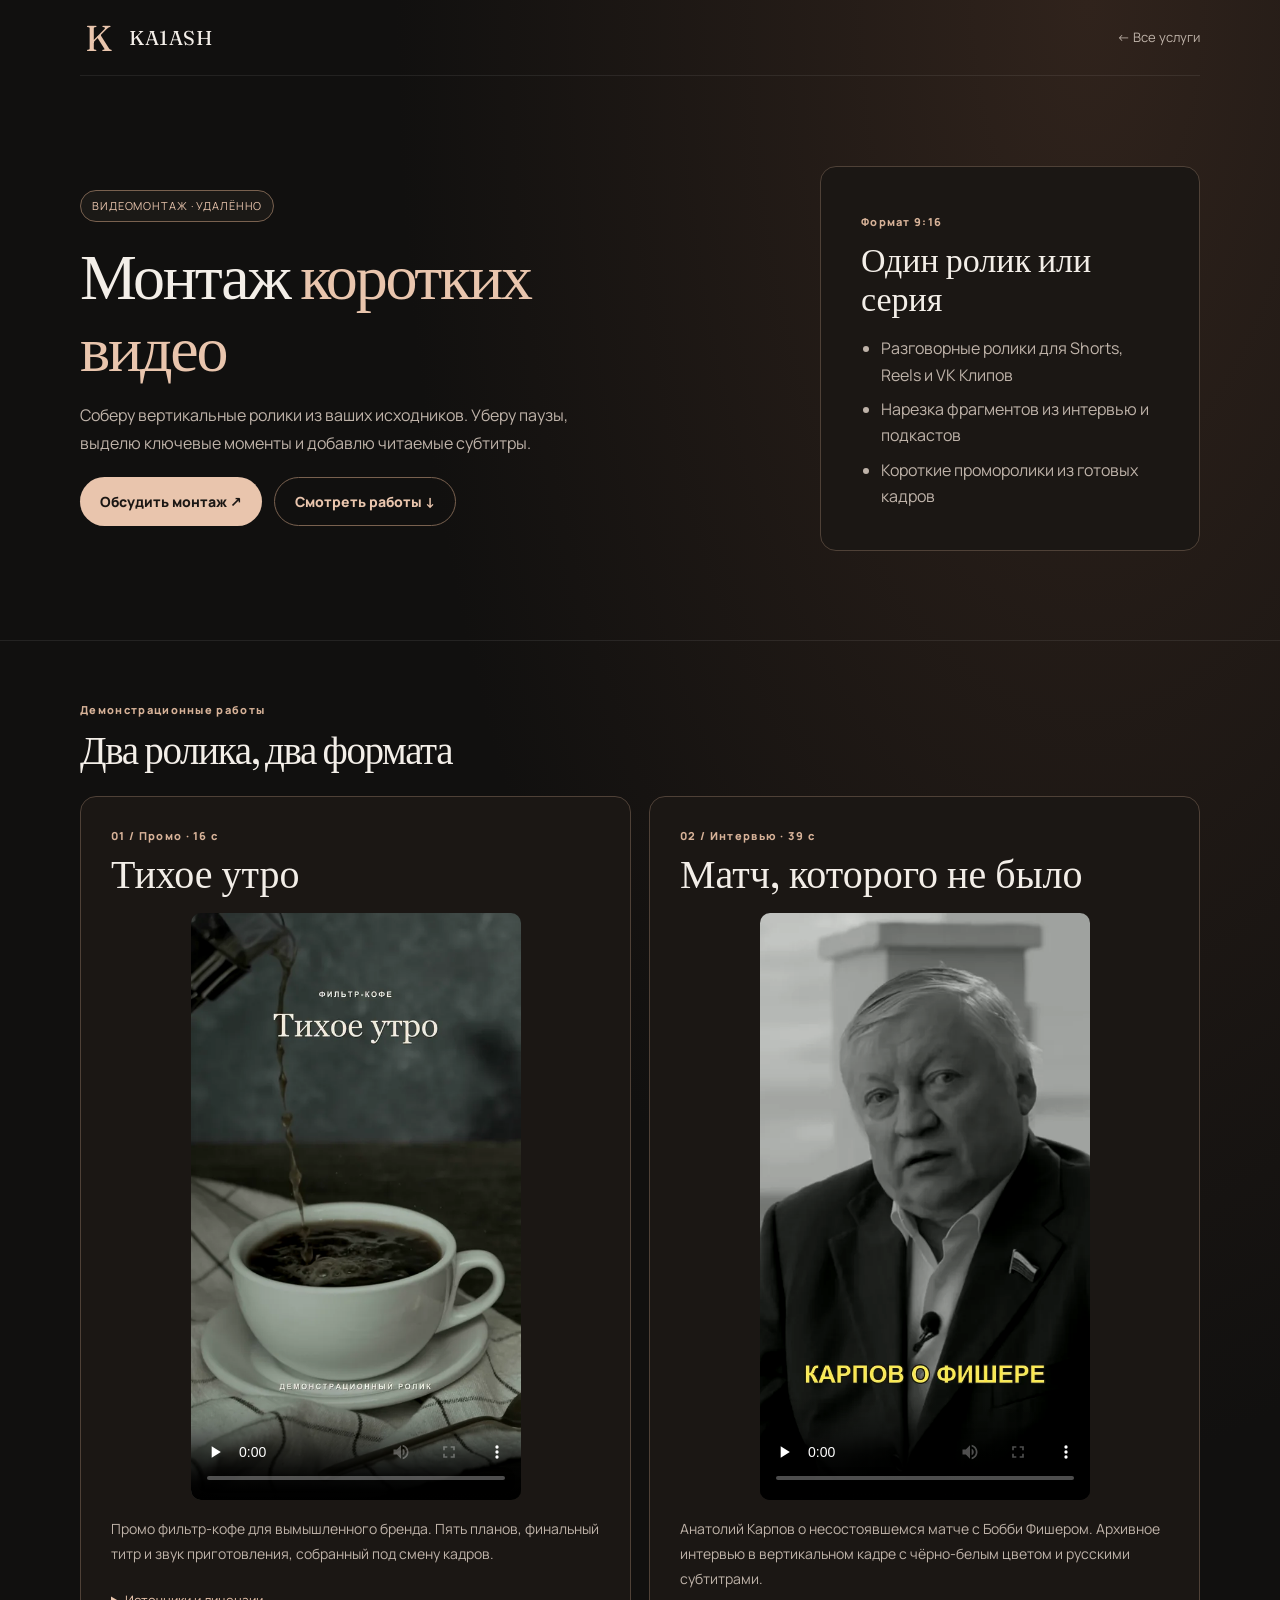
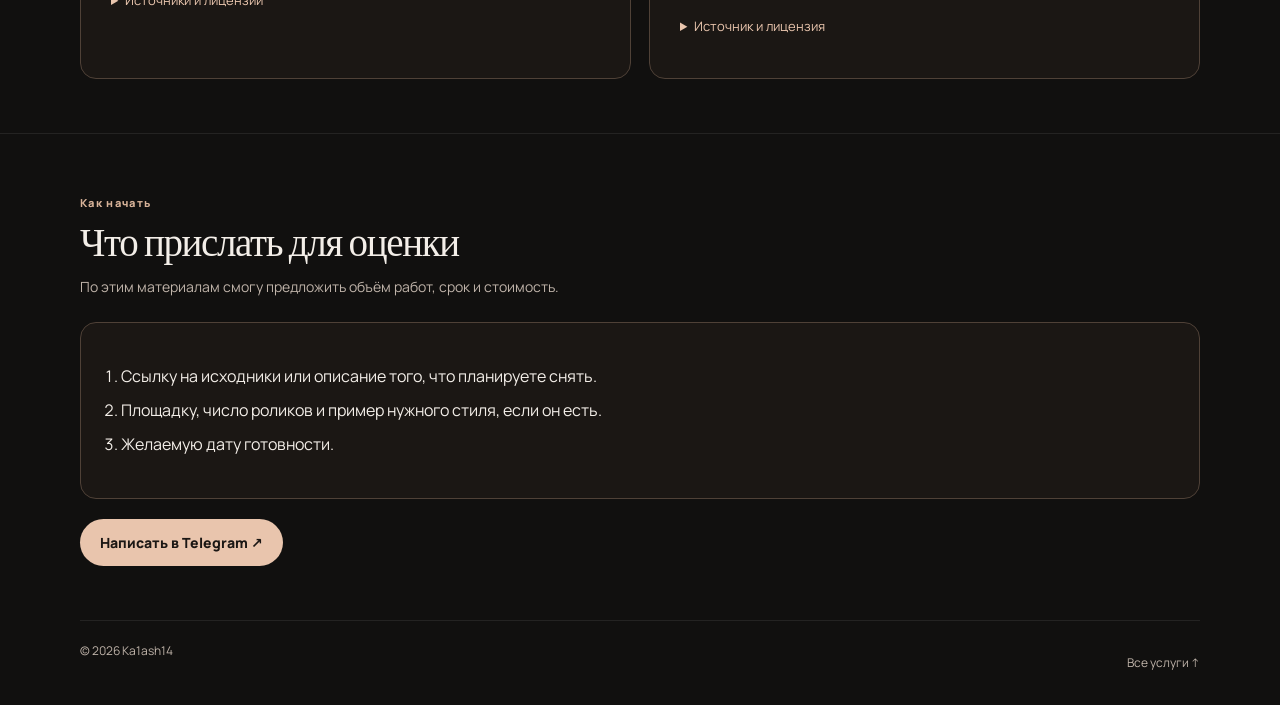
<file: editing/index.html>
<!doctype html>
<html lang="ru">
<head>
  <meta charset="utf-8">
  <meta name="viewport" content="width=device-width, initial-scale=1">
  <meta name="theme-color" content="#11100f">
  <meta name="description" content="Монтаж вертикальных видео для Shorts, Reels и VK Клипов. Два демонстрационных ролика: кофейное промо и фрагмент интервью с русскими субтитрами.">
  <title>Монтаж коротких видео | KA1ASH</title>
  <link rel="canonical" href="https://ka1ash14.github.io/editing/">
  <meta property="og:type" content="website">
  <meta property="og:title" content="Монтаж коротких видео | KA1ASH">
  <meta property="og:description" content="Вертикальные ролики из ваших исходников, с субтитрами и подготовкой под площадку.">
  <meta property="og:url" content="https://ka1ash14.github.io/editing/">
  <link rel="preconnect" href="https://fonts.googleapis.com">
  <link rel="preconnect" href="https://fonts.gstatic.com" crossorigin>
  <link href="https://fonts.googleapis.com/css2?family=Fraunces:opsz,wght@9..144,400&family=Manrope:wght@400;500;600;700;800&display=swap" rel="stylesheet">
  <link rel="stylesheet" href="/assets/case-layout.css">
  <link rel="stylesheet" href="/assets/case-theme.css">
  <style>
    .editing-hero { padding-block: clamp(48px, 7vw, 100px); grid-template-columns: minmax(0, 1.3fr) minmax(0, .7fr); }
    .editing-hero h1 { max-width: 13ch; overflow-wrap: normal; }
    .editing-card { padding: clamp(24px, 4vw, 40px); }
    .editing-card h2 { margin: 8px 0; font: 400 clamp(24px, 3vw, 34px)/1.15 Fraunces, Georgia, serif; }
    .editing-card ul { padding-left: 20px; margin-bottom: 0; color: var(--muted); }
    .editing-card li + li { margin-top: 8px; }
    .editing-watch { color: #e9c5ad; border: 1px solid #79614f; background: transparent; }
    .editing-works { display: grid; grid-template-columns: repeat(2, minmax(0, 1fr)); gap: 18px; }
    .editing-work { display: grid; grid-template-rows: auto auto 1fr; gap: 16px; padding: clamp(16px, 3vw, 30px); }
    .editing-work h3 { margin: 6px 0 0; font: 400 clamp(26px, 3.2vw, 40px)/1.15 Fraunces, Georgia, serif; }
    .editing-work .kicker { display: block; }
    .editing-work video {
      display: block;
      width: min(100%, 330px);
      height: auto;
      aspect-ratio: 9 / 16;
      margin-inline: auto;
      border-radius: 10px;
      background: var(--bg);
    }
    .editing-work p { margin: 0; }
    .editing-credits { margin-top: 12px; color: var(--muted); font-size: 13px; }
    .editing-credits summary { cursor: pointer; width: fit-content; min-height: 44px; line-height: 44px; color: #e9c5ad; }
    .editing-credits a { color: #e9c5ad; text-decoration: underline; text-underline-offset: .2em; }
    @media (max-width: 800px) { .editing-hero { grid-template-columns: minmax(0, 1fr); } }
    @media (max-width: 650px) { .editing-works { grid-template-columns: minmax(0, 1fr); } }
  </style>
</head>
<body>
  <a class="skip-link" href="#editing-content">Перейти к содержанию</a>
  <header class="wrap">
    <a class="brand" href="/" aria-label="KA1ASH — на главную"><span class="mark" aria-hidden="true">K</span> KA1ASH</a>
    <a class="back" href="/#services">← Все услуги</a>
  </header>
  <main id="editing-content" tabindex="-1">
    <div class="wrap hero editing-hero">
      <div class="hero-copy">
        <span class="eyebrow">Видеомонтаж · удалённо</span>
        <h1>Монтаж <span class="gradient">коротких видео</span></h1>
        <p class="lead">Соберу вертикальные ролики из ваших исходников. Уберу паузы, выделю ключевые моменты и добавлю читаемые субтитры.</p>
        <div class="case-links">
          <a class="button" href="https://t.me/yuonger61" target="_blank" rel="noopener">Обсудить монтаж ↗</a>
          <a class="button editing-watch" href="#editing-works">Смотреть работы ↓</a>
        </div>
      </div>
      <aside class="card editing-card" aria-labelledby="deliverables">
        <span class="kicker">Формат 9:16</span>
        <h2 id="deliverables">Один ролик или серия</h2>
        <ul>
          <li>Разговорные ролики для Shorts, Reels и VK Клипов</li>
          <li>Нарезка фрагментов из интервью и подкастов</li>
          <li>Короткие проморолики из готовых кадров</li>
        </ul>
      </aside>
    </div>
    <section class="content" id="editing-works" aria-labelledby="editing-works-title">
      <div class="wrap">
        <div class="section-head">
          <span class="kicker">Демонстрационные работы</span>
          <h2 id="editing-works-title">Два ролика, два формата</h2>
        </div>
        <div class="editing-works">
          <article class="card editing-work">
            <div>
              <span class="kicker">01 / Промо · 16 с</span>
              <h3 id="coffee-video-title">Тихое утро</h3>
            </div>
            <video controls playsinline preload="none" width="720" height="1280" poster="/assets/editing/quiet-morning.webp" aria-labelledby="coffee-video-title">
              <source src="/assets/editing/quiet-morning.mp4" type="video/mp4">
              <a href="/assets/editing/quiet-morning.mp4">Открыть видео «Тихое утро»</a>
            </video>
            <div>
              <p>Промо фильтр-кофе для вымышленного бренда. Пять планов, финальный титр и звук приготовления, собранный под смену кадров.</p>
              <details class="editing-credits">
                <summary>Источники и лицензии</summary>
                <p>Кадры, звуки воды и посуды — <a href="https://mixkit.co/license/">Mixkit</a>. Музыка — Diego Nava, Beautiful Dream. Звук <a href="https://freesound.org/people/RobinMetzler/sounds/539319/">зёрен</a> и <a href="https://freesound.org/people/Maajora/sounds/432775/">наливаемого кофе</a> — Freesound, CC0.</p>
              </details>
            </div>
          </article>
          <article class="card editing-work">
            <div>
              <span class="kicker">02 / Интервью · 39 с</span>
              <h3 id="karpov-video-title">Матч, которого не было</h3>
            </div>
            <video controls playsinline preload="none" width="720" height="1280" poster="/assets/editing/karpov-fischer.webp" aria-labelledby="karpov-video-title">
              <source src="/assets/editing/karpov-fischer.mp4" type="video/mp4">
              <a href="/assets/editing/karpov-fischer.mp4">Открыть видео «Матч, которого не было»</a>
            </video>
            <div>
              <p>Анатолий Карпов о несостоявшемся матче с Бобби Фишером. Архивное интервью в вертикальном кадре с чёрно-белым цветом и русскими субтитрами.</p>
              <details class="editing-credits">
                <summary>Источник и лицензия</summary>
                <p><a href="https://www.youtube.com/watch?v=mPd1VdtAkOM">Интервью GibChess, 2020</a> · <a href="https://creativecommons.org/licenses/by/3.0/">CC BY 3.0</a>. Изменения: сокращение, кадрирование, цвет, обработка звука и перевод.</p>
              </details>
            </div>
          </article>
        </div>
      </div>
    </section>
    <section class="content" aria-labelledby="request-title">
      <div class="wrap">
        <div class="section-head">
          <span class="kicker">Как начать</span>
          <h2 id="request-title">Что прислать для оценки</h2>
          <p>По этим материалам смогу предложить объём работ, срок и стоимость.</p>
        </div>
        <ol class="card editing-card">
          <li>Ссылку на исходники или описание того, что планируете снять.</li>
          <li>Площадку, число роликов и пример нужного стиля, если он есть.</li>
          <li>Желаемую дату готовности.</li>
        </ol>
        <div class="case-links"><a class="button" href="https://t.me/yuonger61" target="_blank" rel="noopener">Написать в Telegram ↗</a></div>
      </div>
    </section>
  </main>
  <footer class="wrap"><span>© 2026 Ka1ash14</span><a href="/#services">Все услуги ↑</a></footer>
</body>
</html>
</file>
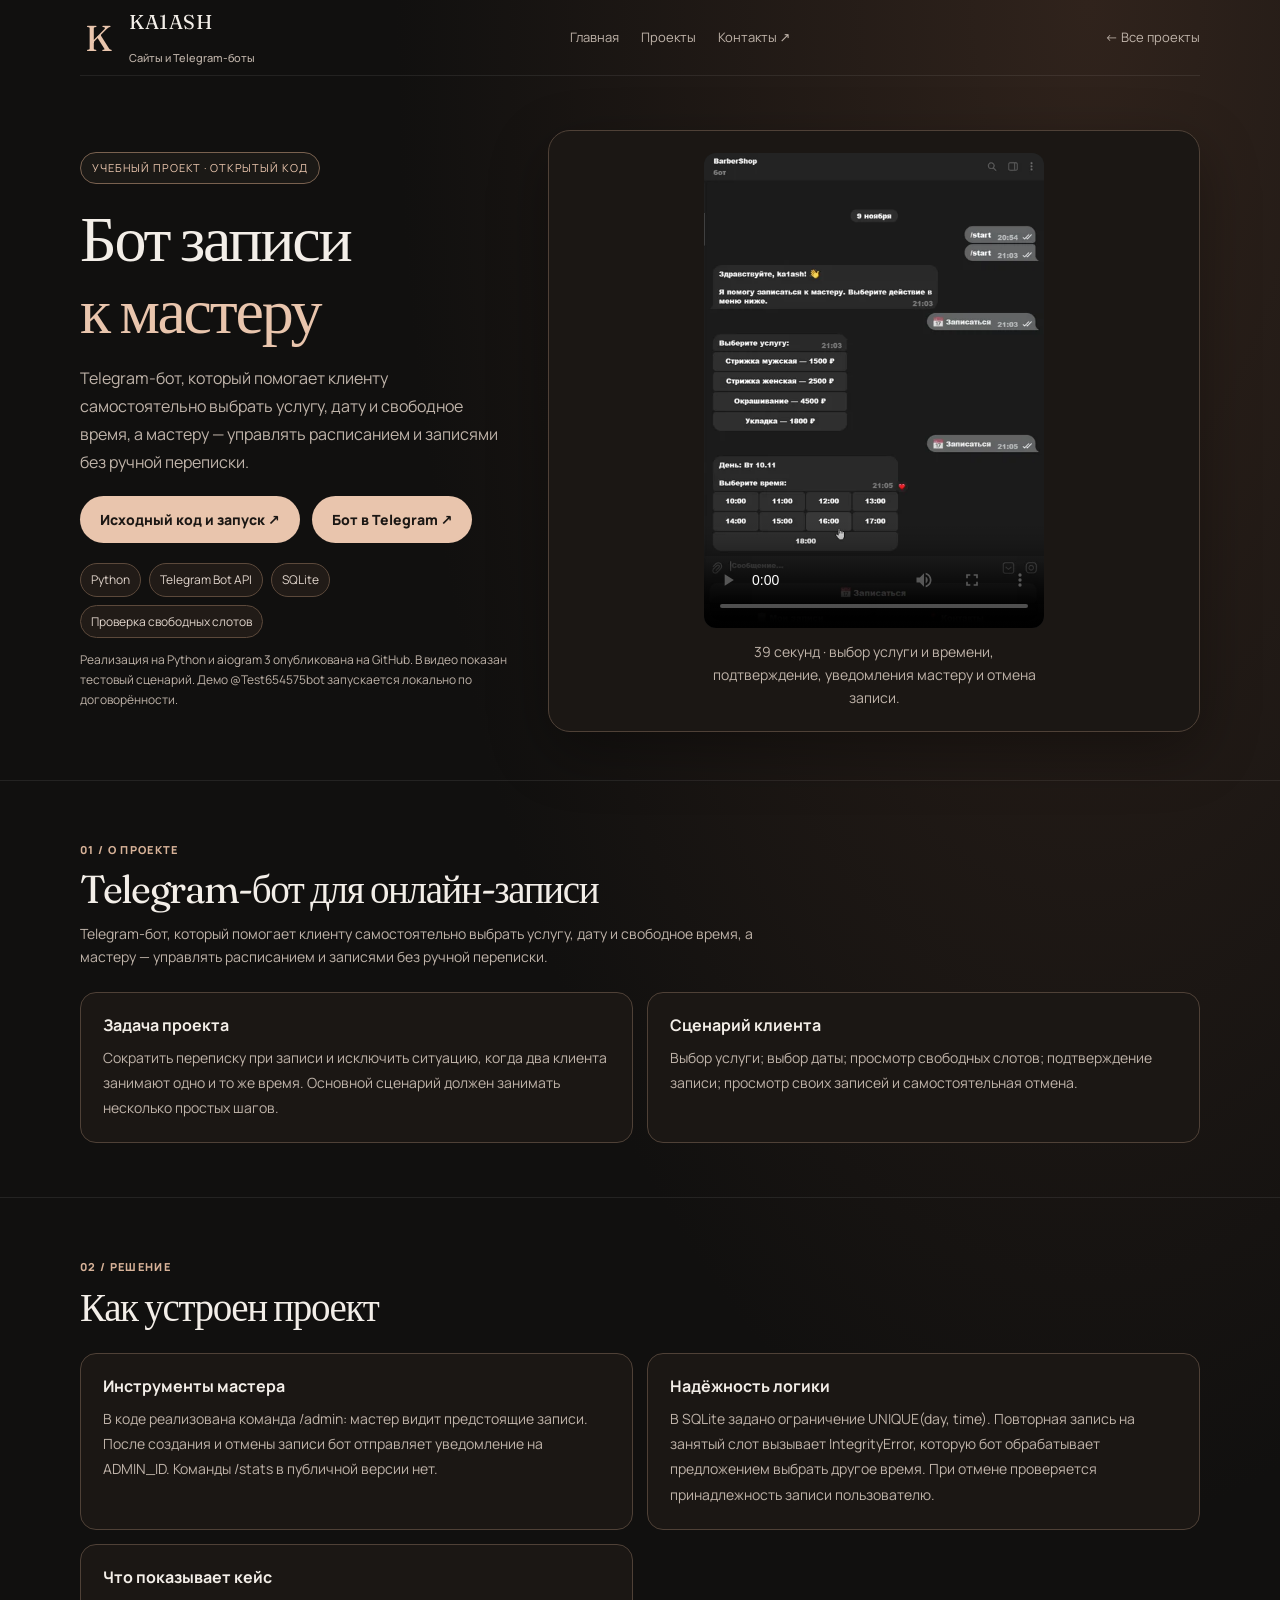
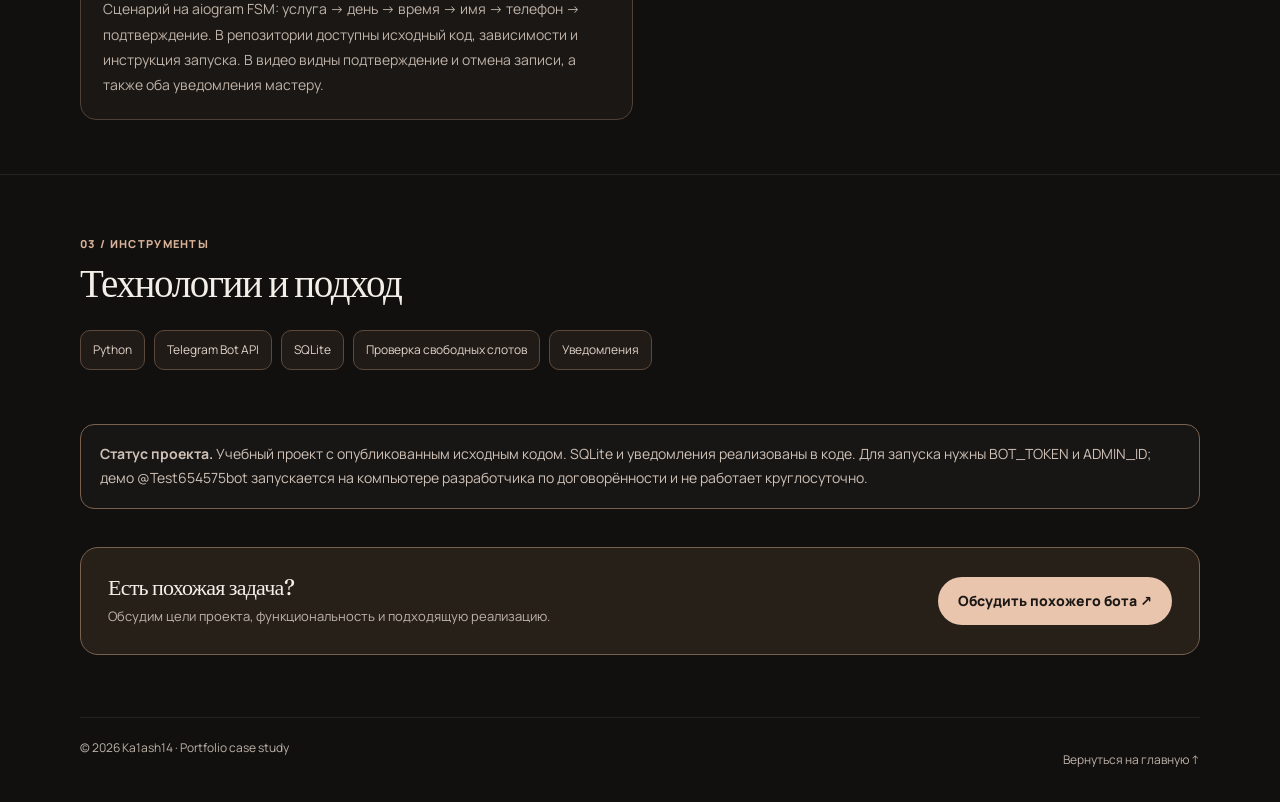
<file: projects/booking-bot.html>
<!doctype html><html lang="ru"><head><meta charset="utf-8"><meta name="viewport" content="width=device-width, initial-scale=1"><meta name="description" content="Бот записи к мастеру — демонстрационный кейс веб-разработчика Ka1ash14."><meta name="theme-color" content="#11100f"><title>Бот записи к мастеру — кейс | Ka1ash14</title><link rel="preconnect" href="https://fonts.googleapis.com"><link rel="preconnect" href="https://fonts.gstatic.com" crossorigin><link href="https://fonts.googleapis.com/css2?family=Manrope:wght@400;500;600;700;800&display=swap" rel="stylesheet"><link rel="stylesheet" href="/assets/case-layout.css"><link rel="stylesheet" href="https://fonts.googleapis.com/css2?family=Fraunces:opsz,wght@9..144,400&display=swap"><link rel="stylesheet" href="/assets/case-theme.css"><link rel="canonical" href="https://ka1ash14.github.io/projects/booking-bot.html"><meta property="og:type" content="website"><meta property="og:title" content="Бот записи к мастеру — кейс | Ka1ash14"><meta property="og:url" content="https://ka1ash14.github.io/projects/booking-bot.html"></head><body><a class="skip-link" href="#case-content">Перейти к содержанию</a>
<header class="wrap"><a class="brand" href="/"><span class="mark">K</span><span>KA1ASH<br><small style="font-size:10px;color:#a5a2bd;font-weight:500">Сайты и Telegram-боты</small></span></a><nav class="nav" aria-label="Главная навигация"><a href="/">Главная</a><a href="/#work">Проекты</a><a href="https://t.me/yuonger61" target="_blank" rel="noopener">Контакты ↗</a></nav><a class="back" href="/#work">← Все проекты</a></header>
<main id="case-content" tabindex="-1"><div class="wrap hero"><div class="hero-copy"><span class="eyebrow">Учебный проект · открытый код</span><h1>Бот записи<br><span class="gradient">к мастеру</span></h1><p class="lead">Telegram-бот, который помогает клиенту самостоятельно выбрать услугу, дату и свободное время, а мастеру — управлять расписанием и записями без ручной переписки.</p><div class="case-links"><a class="button" href="https://github.com/Ka1ash14/telegram-booking-bot" target="_blank" rel="noopener">Исходный код и запуск ↗</a><a class="button" href="https://t.me/Test654575bot" target="_blank" rel="noopener">Бот в Telegram ↗</a></div><div class="tags"><span class="tag">Python</span><span class="tag">Telegram Bot API</span><span class="tag">SQLite</span><span class="tag">Проверка свободных слотов</span></div><p class="visual-caption">Реализация на Python и aiogram 3 опубликована на GitHub. В видео показан тестовый сценарий. Демо @Test654575bot запускается локально по договорённости.</p></div><figure class="visual booking-demo">
  <video controls playsinline preload="metadata" width="680" height="950" poster="/assets/telegram-booking-demo.webp" aria-label="Демонстрация бота записи к мастеру" aria-describedby="booking-demo-caption">
    <source src="/assets/telegram-booking-demo.mp4" type="video/mp4">
    <a href="/assets/telegram-booking-demo.mp4">Открыть видео в формате MP4</a>
  </video>
  <figcaption id="booking-demo-caption">39 секунд · выбор услуги и времени, подтверждение, уведомления мастеру и отмена записи.</figcaption>
</figure></div>
<section class="content"><div class="wrap"><div class="section-head"><span class="kicker">01 / О ПРОЕКТЕ</span><h2>Telegram-бот для онлайн-записи</h2><p>Telegram-бот, который помогает клиенту самостоятельно выбрать услугу, дату и свободное время, а мастеру — управлять расписанием и записями без ручной переписки.</p></div><div class="grid"><article class="card"><h3>Задача проекта</h3><p>Сократить переписку при записи и исключить ситуацию, когда два клиента занимают одно и то же время. Основной сценарий должен занимать несколько простых шагов.</p></article><article class="card"><h3>Сценарий клиента</h3><p>Выбор услуги; выбор даты; просмотр свободных слотов; подтверждение записи; просмотр своих записей и самостоятельная отмена.</p></article></div></div></section>
<section class="content"><div class="wrap"><div class="section-head"><span class="kicker">02 / РЕШЕНИЕ</span><h2>Как устроен проект</h2></div><div class="grid"><article class="card"><h3>Инструменты мастера</h3><p>В коде реализована команда /admin: мастер видит предстоящие записи. После создания и отмены записи бот отправляет уведомление на ADMIN_ID. Команды /stats в публичной версии нет.</p></article><article class="card"><h3>Надёжность логики</h3><p>В SQLite задано ограничение UNIQUE(day, time). Повторная запись на занятый слот вызывает IntegrityError, которую бот обрабатывает предложением выбрать другое время. При отмене проверяется принадлежность записи пользователю.</p></article><article class="card"><h3>Что показывает кейс</h3><p>Сценарий на aiogram FSM: услуга → день → время → имя → телефон → подтверждение. В репозитории доступны исходный код, зависимости и инструкция запуска. В видео видны подтверждение и отмена записи, а также оба уведомления мастеру.</p></article></div></div></section>
<section class="content"><div class="wrap"><div class="section-head"><span class="kicker">03 / ИНСТРУМЕНТЫ</span><h2>Технологии и подход</h2></div><div class="stack"><span>Python</span><span>Telegram Bot API</span><span>SQLite</span><span>Проверка свободных слотов</span><span>Уведомления</span></div></div></section>
<div class="wrap"><div class="note"><b>Статус проекта.</b> Учебный проект с опубликованным исходным кодом. SQLite и уведомления реализованы в коде. Для запуска нужны BOT_TOKEN и ADMIN_ID; демо @Test654575bot запускается на компьютере разработчика по договорённости и не работает круглосуточно.</div><div class="cta"><div><h2>Есть похожая задача?</h2><p>Обсудим цели проекта, функциональность и подходящую реализацию.</p></div><a class="button" href="https://t.me/yuonger61" target="_blank" rel="noopener">Обсудить похожего бота ↗</a></div></div></main><footer class="wrap"><span>© 2026 Ka1ash14 · Portfolio case study</span><a href="/">Вернуться на главную ↑</a></footer></body></html>
</file>
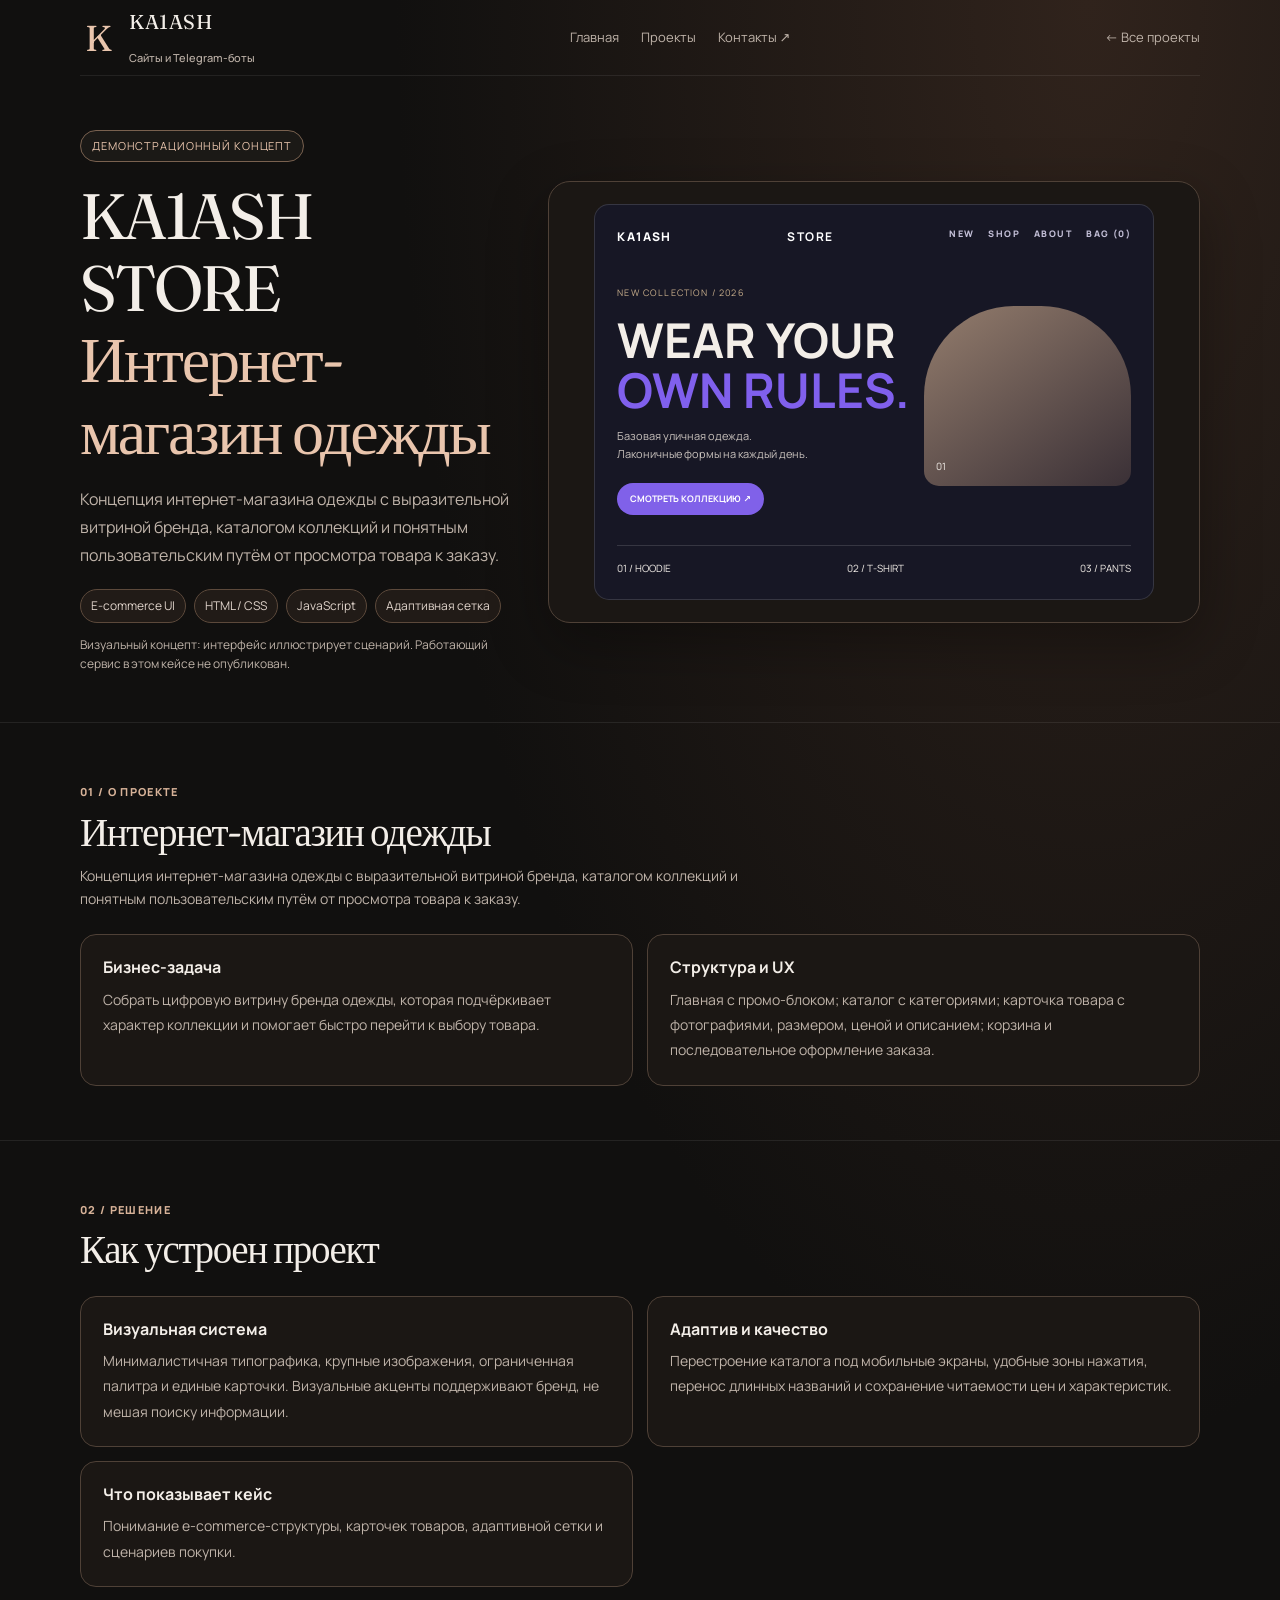
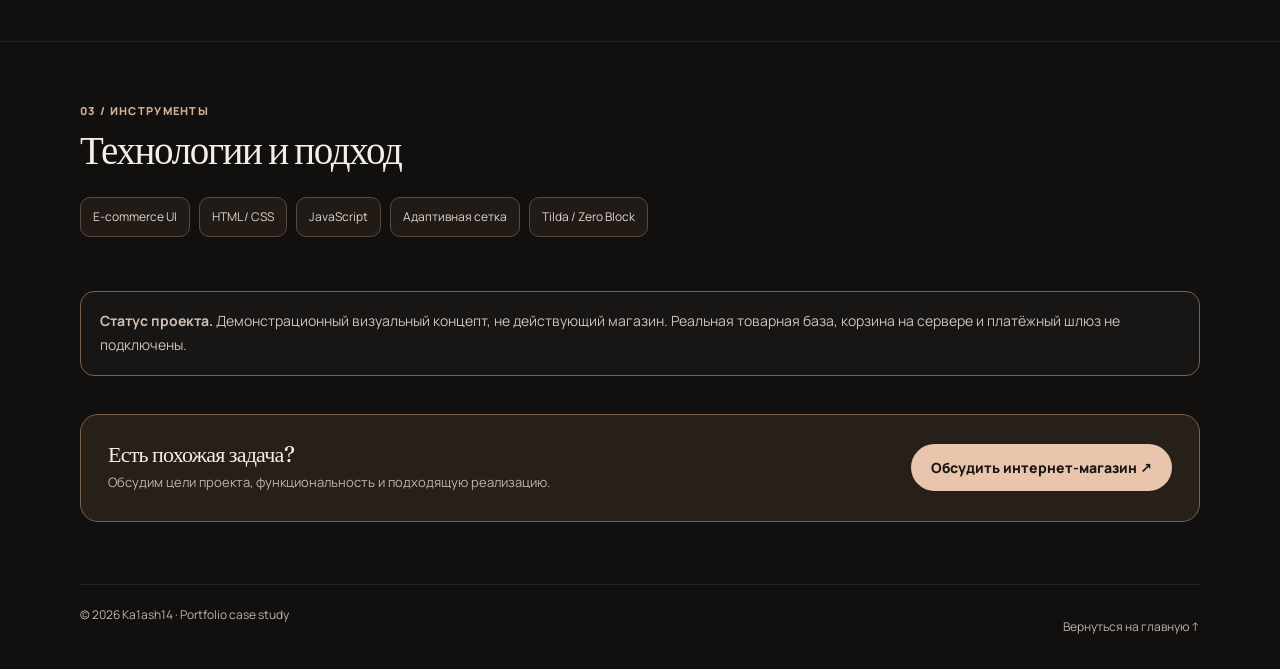
<file: projects/ka1ash-store.html>
<!doctype html><html lang="ru"><head><meta charset="utf-8"><meta name="viewport" content="width=device-width, initial-scale=1"><meta name="description" content="KA1ASH STORE — демонстрационный кейс веб-разработчика Ka1ash14."><meta name="theme-color" content="#11100f"><title>KA1ASH STORE — кейс | Ka1ash14</title><link rel="preconnect" href="https://fonts.googleapis.com"><link rel="preconnect" href="https://fonts.gstatic.com" crossorigin><link href="https://fonts.googleapis.com/css2?family=Manrope:wght@400;500;600;700;800&display=swap" rel="stylesheet"><link rel="stylesheet" href="/assets/case-layout.css"><link rel="stylesheet" href="https://fonts.googleapis.com/css2?family=Fraunces:opsz,wght@9..144,400&display=swap"><link rel="stylesheet" href="/assets/case-theme.css"><link rel="canonical" href="https://ka1ash14.github.io/projects/ka1ash-store.html"><meta property="og:type" content="website"><meta property="og:title" content="KA1ASH STORE — кейс | Ka1ash14"><meta property="og:url" content="https://ka1ash14.github.io/projects/ka1ash-store.html"></head><body><a class="skip-link" href="#case-content">Перейти к содержанию</a>
<header class="wrap"><a class="brand" href="/"><span class="mark">K</span><span>KA1ASH<br><small style="font-size:10px;color:#a5a2bd;font-weight:500">Сайты и Telegram-боты</small></span></a><nav class="nav" aria-label="Главная навигация"><a href="/">Главная</a><a href="/#work">Проекты</a><a href="https://t.me/yuonger61" target="_blank" rel="noopener">Контакты ↗</a></nav><a class="back" href="/#work">← Все проекты</a></header>
<main id="case-content" tabindex="-1"><div class="wrap hero"><div class="hero-copy"><span class="eyebrow">Демонстрационный концепт</span><h1>KA1ASH STORE<br><span class="gradient">Интернет-магазин одежды</span></h1><p class="lead">Концепция интернет-магазина одежды с выразительной витриной бренда, каталогом коллекций и понятным пользовательским путём от просмотра товара к заказу.</p><div class="tags"><span class="tag">E-commerce UI</span><span class="tag">HTML / CSS</span><span class="tag">JavaScript</span><span class="tag">Адаптивная сетка</span></div><p class="visual-caption">Визуальный концепт: интерфейс иллюстрирует сценарий. Работающий сервис в этом кейсе не опубликован.</p></div><div class="visual" aria-label="Демонстрационный интерфейс проекта"><div class="storemock"><div class="store-nav">KA1ASH <b>STORE</b><span>NEW　 SHOP　 ABOUT　 BAG (0)</span></div><div class="store-hero"><div><small>NEW COLLECTION / 2026</small><strong>WEAR YOUR<br><i>OWN RULES.</i></strong><p>Базовая уличная одежда.<br>Лаконичные формы на каждый день.</p><b>СМОТРЕТЬ КОЛЛЕКЦИЮ ↗</b></div><div class="fashion-shape"><span>01</span></div></div><div class="store-products"><span>01 / HOODIE</span><span>02 / T-SHIRT</span><span>03 / PANTS</span></div></div></div></div>
<section class="content"><div class="wrap"><div class="section-head"><span class="kicker">01 / О ПРОЕКТЕ</span><h2>Интернет-магазин одежды</h2><p>Концепция интернет-магазина одежды с выразительной витриной бренда, каталогом коллекций и понятным пользовательским путём от просмотра товара к заказу.</p></div><div class="grid"><article class="card"><h3>Бизнес-задача</h3><p>Собрать цифровую витрину бренда одежды, которая подчёркивает характер коллекции и помогает быстро перейти к выбору товара.</p></article><article class="card"><h3>Структура и UX</h3><p>Главная с промо-блоком; каталог с категориями; карточка товара с фотографиями, размером, ценой и описанием; корзина и последовательное оформление заказа.</p></article></div></div></section>
<section class="content"><div class="wrap"><div class="section-head"><span class="kicker">02 / РЕШЕНИЕ</span><h2>Как устроен проект</h2></div><div class="grid"><article class="card"><h3>Визуальная система</h3><p>Минималистичная типографика, крупные изображения, ограниченная палитра и единые карточки. Визуальные акценты поддерживают бренд, не мешая поиску информации.</p></article><article class="card"><h3>Адаптив и качество</h3><p>Перестроение каталога под мобильные экраны, удобные зоны нажатия, перенос длинных названий и сохранение читаемости цен и характеристик.</p></article><article class="card"><h3>Что показывает кейс</h3><p>Понимание e-commerce-структуры, карточек товаров, адаптивной сетки и сценариев покупки.</p></article></div></div></section>
<section class="content"><div class="wrap"><div class="section-head"><span class="kicker">03 / ИНСТРУМЕНТЫ</span><h2>Технологии и подход</h2></div><div class="stack"><span>E-commerce UI</span><span>HTML / CSS</span><span>JavaScript</span><span>Адаптивная сетка</span><span>Tilda / Zero Block</span></div></div></section>
<div class="wrap"><div class="note"><b>Статус проекта.</b> Демонстрационный визуальный концепт, не действующий магазин. Реальная товарная база, корзина на сервере и платёжный шлюз не подключены.</div><div class="cta"><div><h2>Есть похожая задача?</h2><p>Обсудим цели проекта, функциональность и подходящую реализацию.</p></div><a class="button" href="https://t.me/yuonger61" target="_blank" rel="noopener">Обсудить интернет-магазин ↗</a></div></div></main><footer class="wrap"><span>© 2026 Ka1ash14 · Portfolio case study</span><a href="/">Вернуться на главную ↑</a></footer></body></html>
</file>
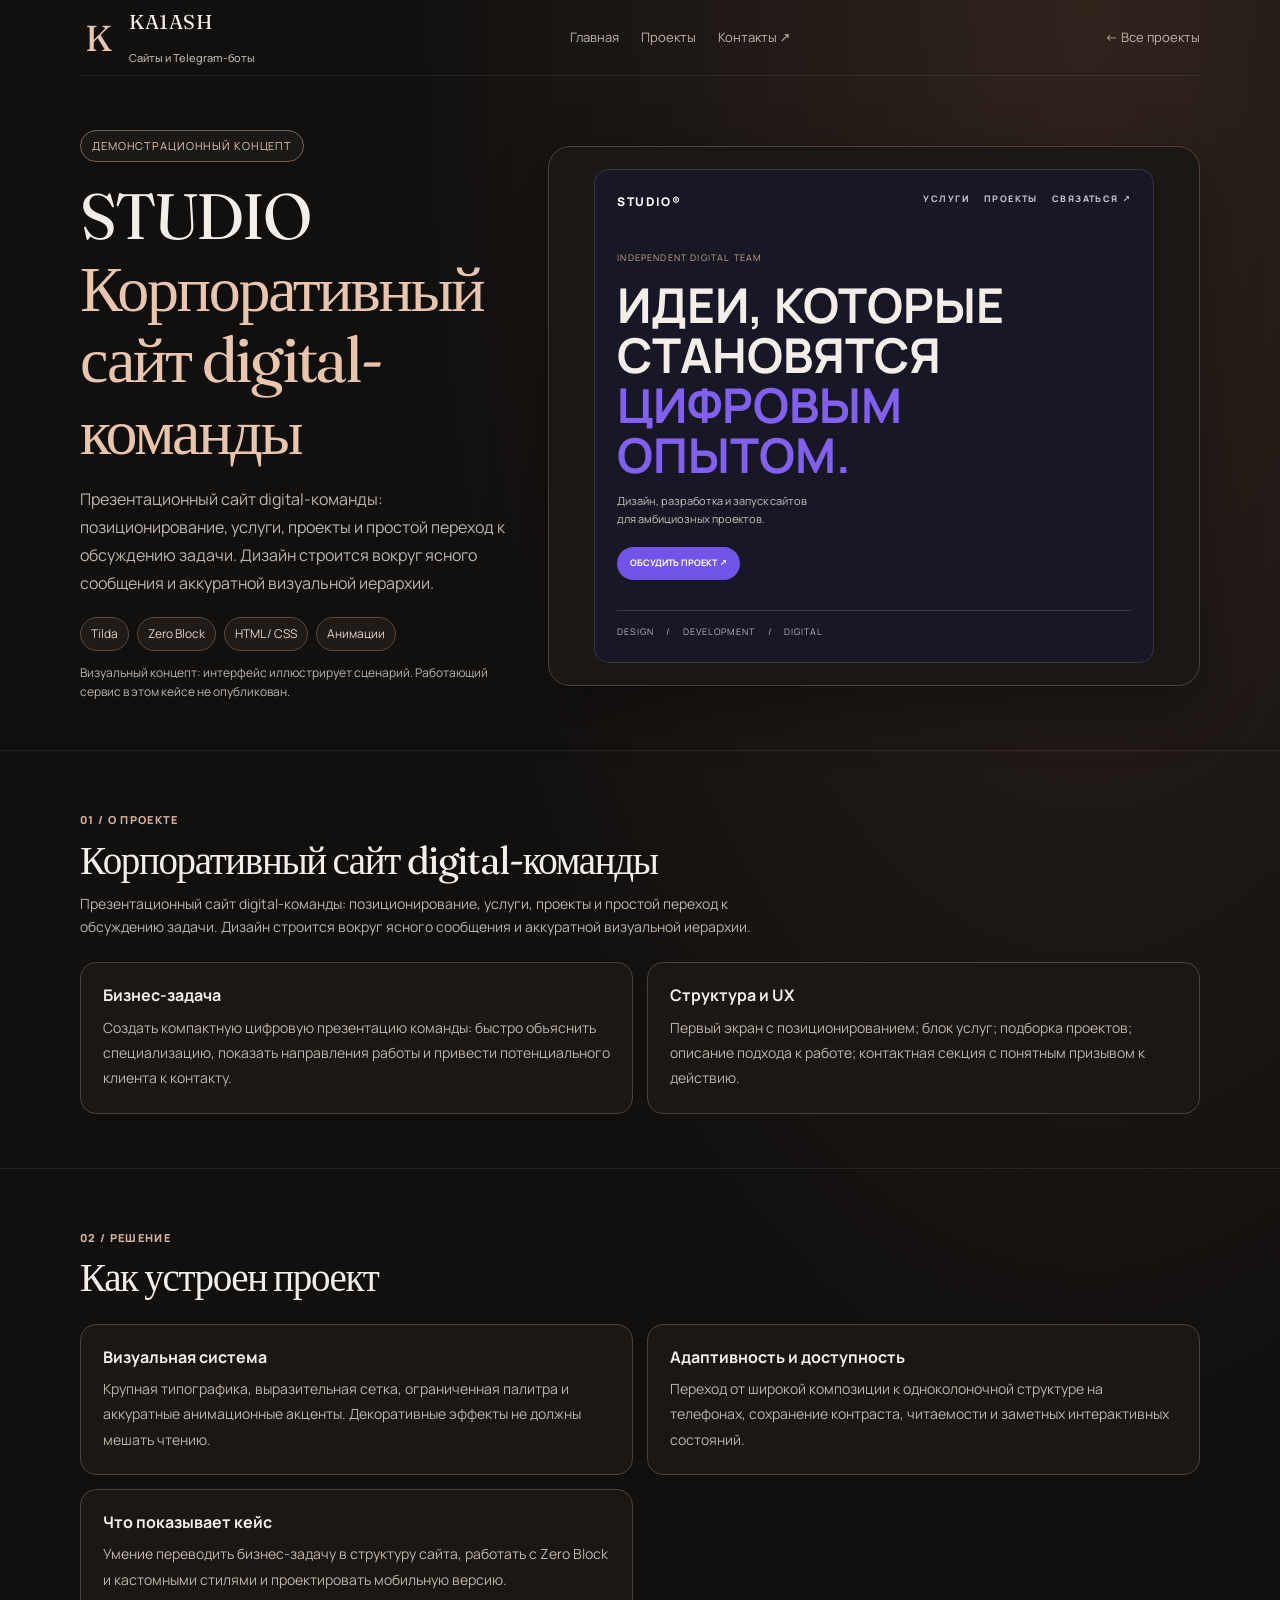
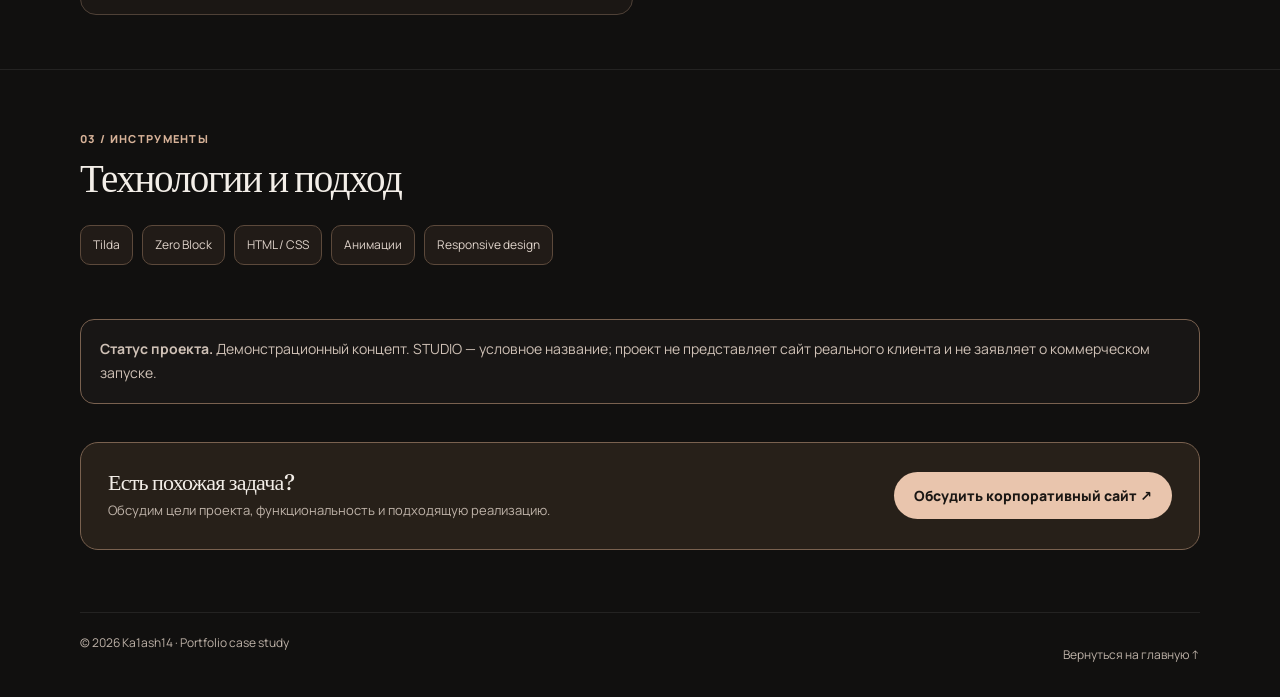
<file: projects/studio.html>
<!doctype html><html lang="ru"><head><meta charset="utf-8"><meta name="viewport" content="width=device-width, initial-scale=1"><meta name="description" content="STUDIO — демонстрационный кейс веб-разработчика Ka1ash14."><meta name="theme-color" content="#11100f"><title>STUDIO — кейс | Ka1ash14</title><link rel="preconnect" href="https://fonts.googleapis.com"><link rel="preconnect" href="https://fonts.gstatic.com" crossorigin><link href="https://fonts.googleapis.com/css2?family=Manrope:wght@400;500;600;700;800&display=swap" rel="stylesheet"><link rel="stylesheet" href="/assets/case-layout.css"><link rel="stylesheet" href="https://fonts.googleapis.com/css2?family=Fraunces:opsz,wght@9..144,400&display=swap"><link rel="stylesheet" href="/assets/case-theme.css"><link rel="canonical" href="https://ka1ash14.github.io/projects/studio.html"><meta property="og:type" content="website"><meta property="og:title" content="STUDIO — кейс | Ka1ash14"><meta property="og:url" content="https://ka1ash14.github.io/projects/studio.html"></head><body><a class="skip-link" href="#case-content">Перейти к содержанию</a>
<header class="wrap"><a class="brand" href="/"><span class="mark">K</span><span>KA1ASH<br><small style="font-size:10px;color:#a5a2bd;font-weight:500">Сайты и Telegram-боты</small></span></a><nav class="nav" aria-label="Главная навигация"><a href="/">Главная</a><a href="/#work">Проекты</a><a href="https://t.me/yuonger61" target="_blank" rel="noopener">Контакты ↗</a></nav><a class="back" href="/#work">← Все проекты</a></header>
<main id="case-content" tabindex="-1"><div class="wrap hero"><div class="hero-copy"><span class="eyebrow">Демонстрационный концепт</span><h1>STUDIO<br><span class="gradient">Корпоративный сайт digital-команды</span></h1><p class="lead">Презентационный сайт digital-команды: позиционирование, услуги, проекты и простой переход к обсуждению задачи. Дизайн строится вокруг ясного сообщения и аккуратной визуальной иерархии.</p><div class="tags"><span class="tag">Tilda</span><span class="tag">Zero Block</span><span class="tag">HTML / CSS</span><span class="tag">Анимации</span></div><p class="visual-caption">Визуальный концепт: интерфейс иллюстрирует сценарий. Работающий сервис в этом кейсе не опубликован.</p></div><div class="visual" aria-label="Демонстрационный интерфейс проекта"><div class="studiomock"><div class="studio-nav">STUDIO® <span>УСЛУГИ　 ПРОЕКТЫ　 СВЯЗАТЬСЯ ↗</span></div><div class="studio-hero"><small>INDEPENDENT DIGITAL TEAM</small><strong>ИДЕИ, КОТОРЫЕ<br>СТАНОВЯТСЯ<br><i>ЦИФРОВЫМ ОПЫТОМ.</i></strong><p>Дизайн, разработка и запуск сайтов<br>для амбициозных проектов.</p><b>ОБСУДИТЬ ПРОЕКТ ↗</b></div><div class="studio-bottom">DESIGN　 /　 DEVELOPMENT　 /　 DIGITAL</div></div></div></div>
<section class="content"><div class="wrap"><div class="section-head"><span class="kicker">01 / О ПРОЕКТЕ</span><h2>Корпоративный сайт digital-команды</h2><p>Презентационный сайт digital-команды: позиционирование, услуги, проекты и простой переход к обсуждению задачи. Дизайн строится вокруг ясного сообщения и аккуратной визуальной иерархии.</p></div><div class="grid"><article class="card"><h3>Бизнес-задача</h3><p>Создать компактную цифровую презентацию команды: быстро объяснить специализацию, показать направления работы и привести потенциального клиента к контакту.</p></article><article class="card"><h3>Структура и UX</h3><p>Первый экран с позиционированием; блок услуг; подборка проектов; описание подхода к работе; контактная секция с понятным призывом к действию.</p></article></div></div></section>
<section class="content"><div class="wrap"><div class="section-head"><span class="kicker">02 / РЕШЕНИЕ</span><h2>Как устроен проект</h2></div><div class="grid"><article class="card"><h3>Визуальная система</h3><p>Крупная типографика, выразительная сетка, ограниченная палитра и аккуратные анимационные акценты. Декоративные эффекты не должны мешать чтению.</p></article><article class="card"><h3>Адаптивность и доступность</h3><p>Переход от широкой композиции к одноколоночной структуре на телефонах, сохранение контраста, читаемости и заметных интерактивных состояний.</p></article><article class="card"><h3>Что показывает кейс</h3><p>Умение переводить бизнес-задачу в структуру сайта, работать с Zero Block и кастомными стилями и проектировать мобильную версию.</p></article></div></div></section>
<section class="content"><div class="wrap"><div class="section-head"><span class="kicker">03 / ИНСТРУМЕНТЫ</span><h2>Технологии и подход</h2></div><div class="stack"><span>Tilda</span><span>Zero Block</span><span>HTML / CSS</span><span>Анимации</span><span>Responsive design</span></div></div></section>
<div class="wrap"><div class="note"><b>Статус проекта.</b> Демонстрационный концепт. STUDIO — условное название; проект не представляет сайт реального клиента и не заявляет о коммерческом запуске.</div><div class="cta"><div><h2>Есть похожая задача?</h2><p>Обсудим цели проекта, функциональность и подходящую реализацию.</p></div><a class="button" href="https://t.me/yuonger61" target="_blank" rel="noopener">Обсудить корпоративный сайт ↗</a></div></div></main><footer class="wrap"><span>© 2026 Ka1ash14 · Portfolio case study</span><a href="/">Вернуться на главную ↑</a></footer></body></html>
</file>
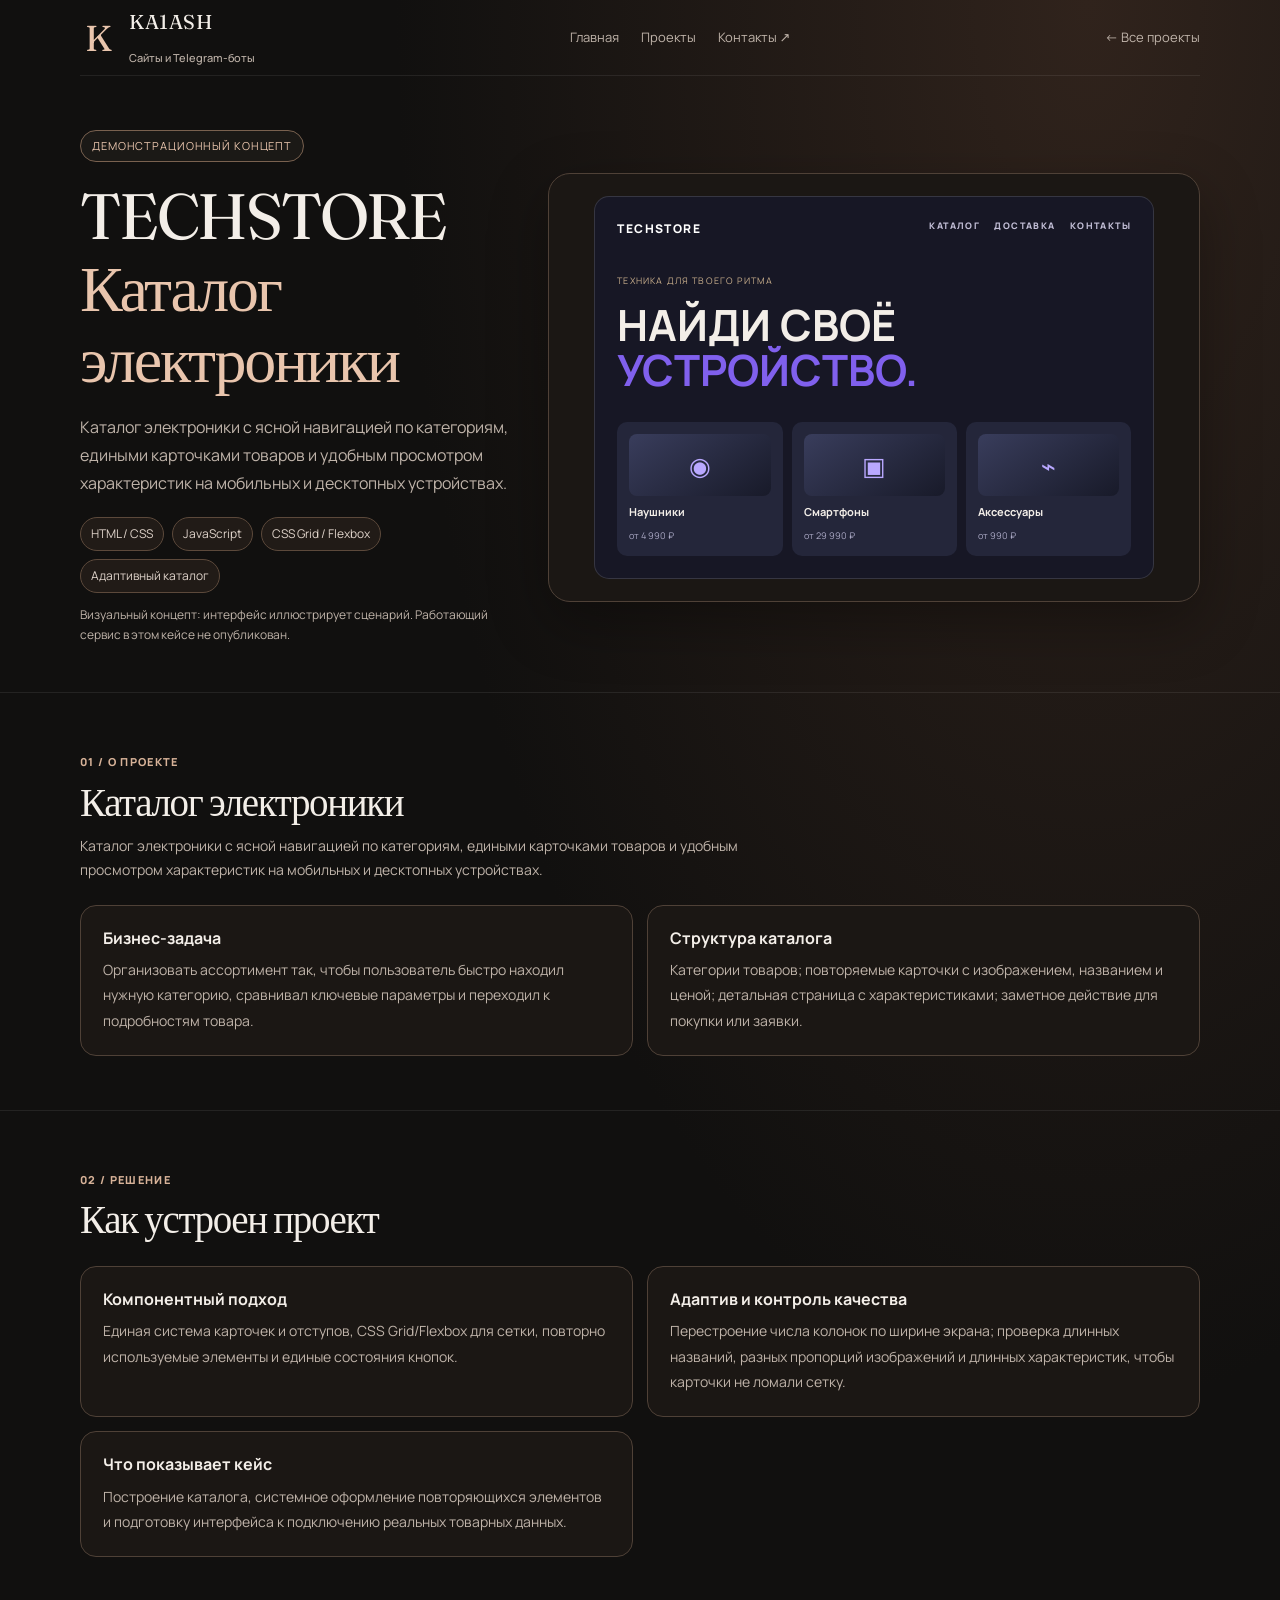
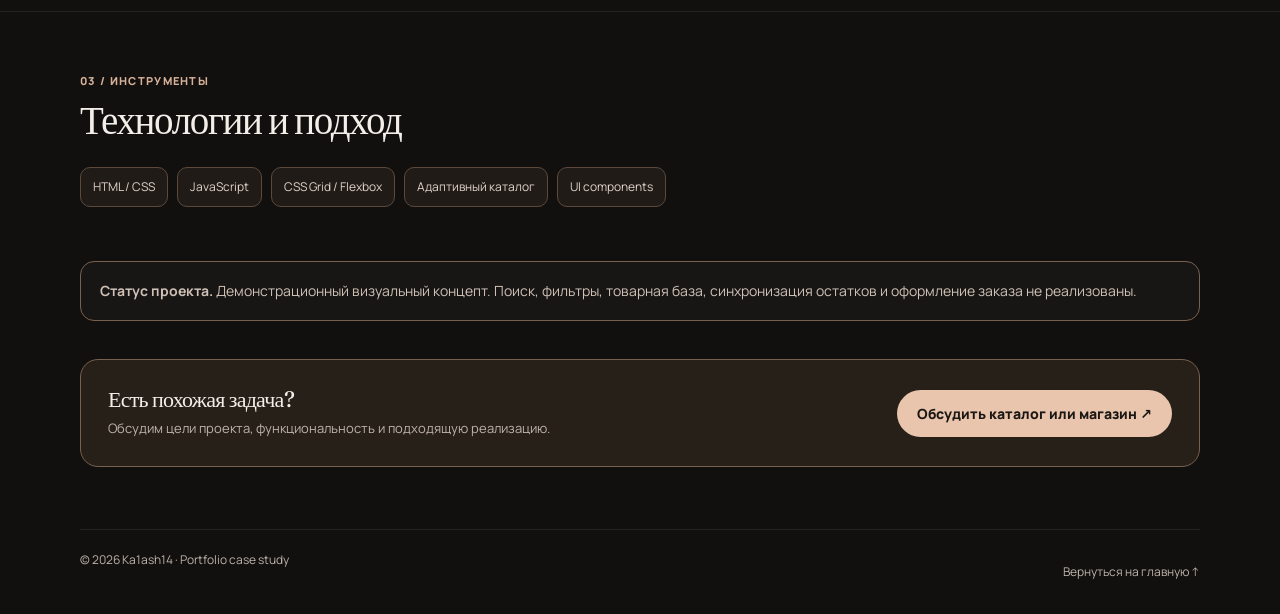
<file: projects/techstore.html>
<!doctype html><html lang="ru"><head><meta charset="utf-8"><meta name="viewport" content="width=device-width, initial-scale=1"><meta name="description" content="TECHSTORE — демонстрационный кейс веб-разработчика Ka1ash14."><meta name="theme-color" content="#11100f"><title>TECHSTORE — кейс | Ka1ash14</title><link rel="preconnect" href="https://fonts.googleapis.com"><link rel="preconnect" href="https://fonts.gstatic.com" crossorigin><link href="https://fonts.googleapis.com/css2?family=Manrope:wght@400;500;600;700;800&display=swap" rel="stylesheet"><link rel="stylesheet" href="/assets/case-layout.css"><link rel="stylesheet" href="https://fonts.googleapis.com/css2?family=Fraunces:opsz,wght@9..144,400&display=swap"><link rel="stylesheet" href="/assets/case-theme.css"><link rel="canonical" href="https://ka1ash14.github.io/projects/techstore.html"><meta property="og:type" content="website"><meta property="og:title" content="TECHSTORE — кейс | Ka1ash14"><meta property="og:url" content="https://ka1ash14.github.io/projects/techstore.html"></head><body><a class="skip-link" href="#case-content">Перейти к содержанию</a>
<header class="wrap"><a class="brand" href="/"><span class="mark">K</span><span>KA1ASH<br><small style="font-size:10px;color:#a5a2bd;font-weight:500">Сайты и Telegram-боты</small></span></a><nav class="nav" aria-label="Главная навигация"><a href="/">Главная</a><a href="/#work">Проекты</a><a href="https://t.me/yuonger61" target="_blank" rel="noopener">Контакты ↗</a></nav><a class="back" href="/#work">← Все проекты</a></header>
<main id="case-content" tabindex="-1"><div class="wrap hero"><div class="hero-copy"><span class="eyebrow">Демонстрационный концепт</span><h1>TECHSTORE<br><span class="gradient">Каталог электроники</span></h1><p class="lead">Каталог электроники с ясной навигацией по категориям, едиными карточками товаров и удобным просмотром характеристик на мобильных и десктопных устройствах.</p><div class="tags"><span class="tag">HTML / CSS</span><span class="tag">JavaScript</span><span class="tag">CSS Grid / Flexbox</span><span class="tag">Адаптивный каталог</span></div><p class="visual-caption">Визуальный концепт: интерфейс иллюстрирует сценарий. Работающий сервис в этом кейсе не опубликован.</p></div><div class="visual" aria-label="Демонстрационный интерфейс проекта"><div class="techmock"><div class="tech-nav">TECHSTORE <span>КАТАЛОГ　 ДОСТАВКА　 КОНТАКТЫ</span></div><div class="tech-title"><small>ТЕХНИКА ДЛЯ ТВОЕГО РИТМА</small><strong>НАЙДИ СВОЁ<br><i>УСТРОЙСТВО.</i></strong></div><div class="tech-cards"><div><span class="device">◉</span><b>Наушники</b><small>от 4 990 ₽</small></div><div><span class="device">▣</span><b>Смартфоны</b><small>от 29 990 ₽</small></div><div><span class="device">⌁</span><b>Аксессуары</b><small>от 990 ₽</small></div></div></div></div></div>
<section class="content"><div class="wrap"><div class="section-head"><span class="kicker">01 / О ПРОЕКТЕ</span><h2>Каталог электроники</h2><p>Каталог электроники с ясной навигацией по категориям, едиными карточками товаров и удобным просмотром характеристик на мобильных и десктопных устройствах.</p></div><div class="grid"><article class="card"><h3>Бизнес-задача</h3><p>Организовать ассортимент так, чтобы пользователь быстро находил нужную категорию, сравнивал ключевые параметры и переходил к подробностям товара.</p></article><article class="card"><h3>Структура каталога</h3><p>Категории товаров; повторяемые карточки с изображением, названием и ценой; детальная страница с характеристиками; заметное действие для покупки или заявки.</p></article></div></div></section>
<section class="content"><div class="wrap"><div class="section-head"><span class="kicker">02 / РЕШЕНИЕ</span><h2>Как устроен проект</h2></div><div class="grid"><article class="card"><h3>Компонентный подход</h3><p>Единая система карточек и отступов, CSS Grid/Flexbox для сетки, повторно используемые элементы и единые состояния кнопок.</p></article><article class="card"><h3>Адаптив и контроль качества</h3><p>Перестроение числа колонок по ширине экрана; проверка длинных названий, разных пропорций изображений и длинных характеристик, чтобы карточки не ломали сетку.</p></article><article class="card"><h3>Что показывает кейс</h3><p>Построение каталога, системное оформление повторяющихся элементов и подготовку интерфейса к подключению реальных товарных данных.</p></article></div></div></section>
<section class="content"><div class="wrap"><div class="section-head"><span class="kicker">03 / ИНСТРУМЕНТЫ</span><h2>Технологии и подход</h2></div><div class="stack"><span>HTML / CSS</span><span>JavaScript</span><span>CSS Grid / Flexbox</span><span>Адаптивный каталог</span><span>UI components</span></div></div></section>
<div class="wrap"><div class="note"><b>Статус проекта.</b> Демонстрационный визуальный концепт. Поиск, фильтры, товарная база, синхронизация остатков и оформление заказа не реализованы.</div><div class="cta"><div><h2>Есть похожая задача?</h2><p>Обсудим цели проекта, функциональность и подходящую реализацию.</p></div><a class="button" href="https://t.me/yuonger61" target="_blank" rel="noopener">Обсудить каталог или магазин ↗</a></div></div></main><footer class="wrap"><span>© 2026 Ka1ash14 · Portfolio case study</span><a href="/">Вернуться на главную ↑</a></footer></body></html>
</file>
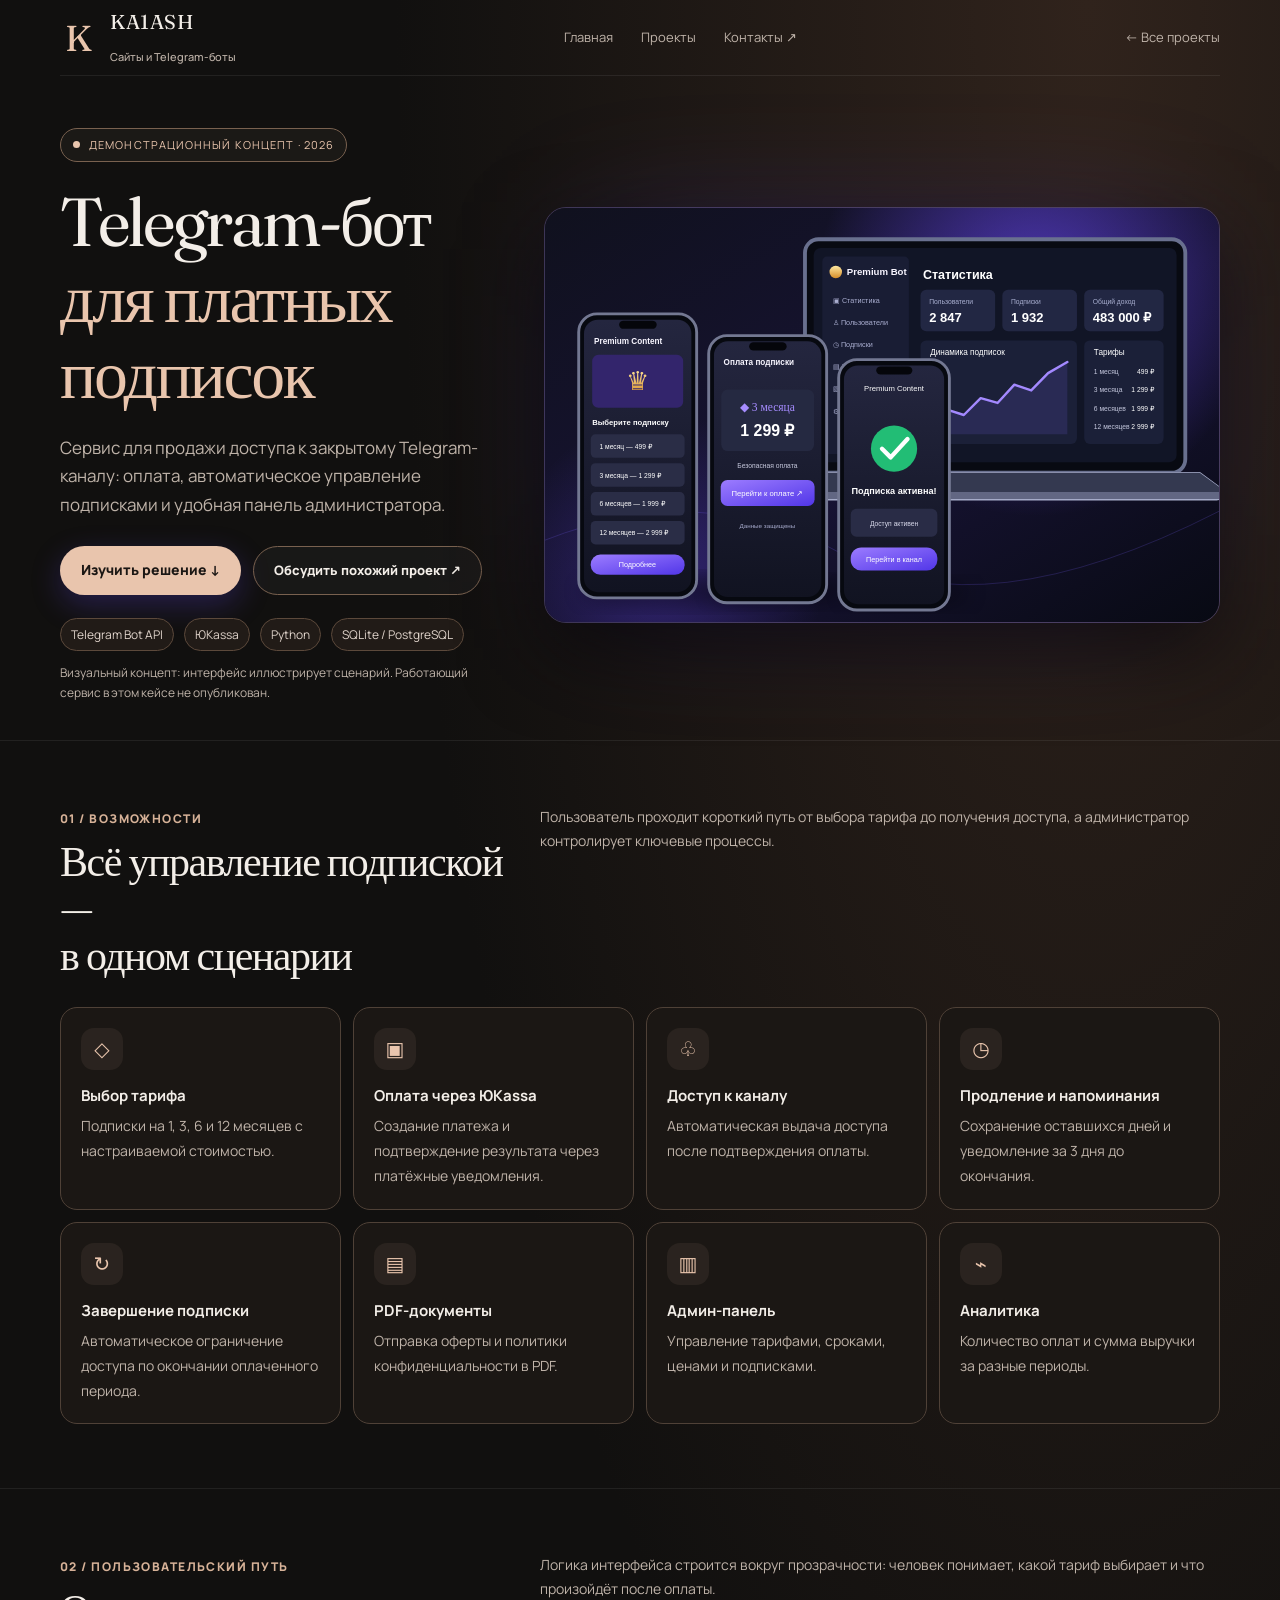
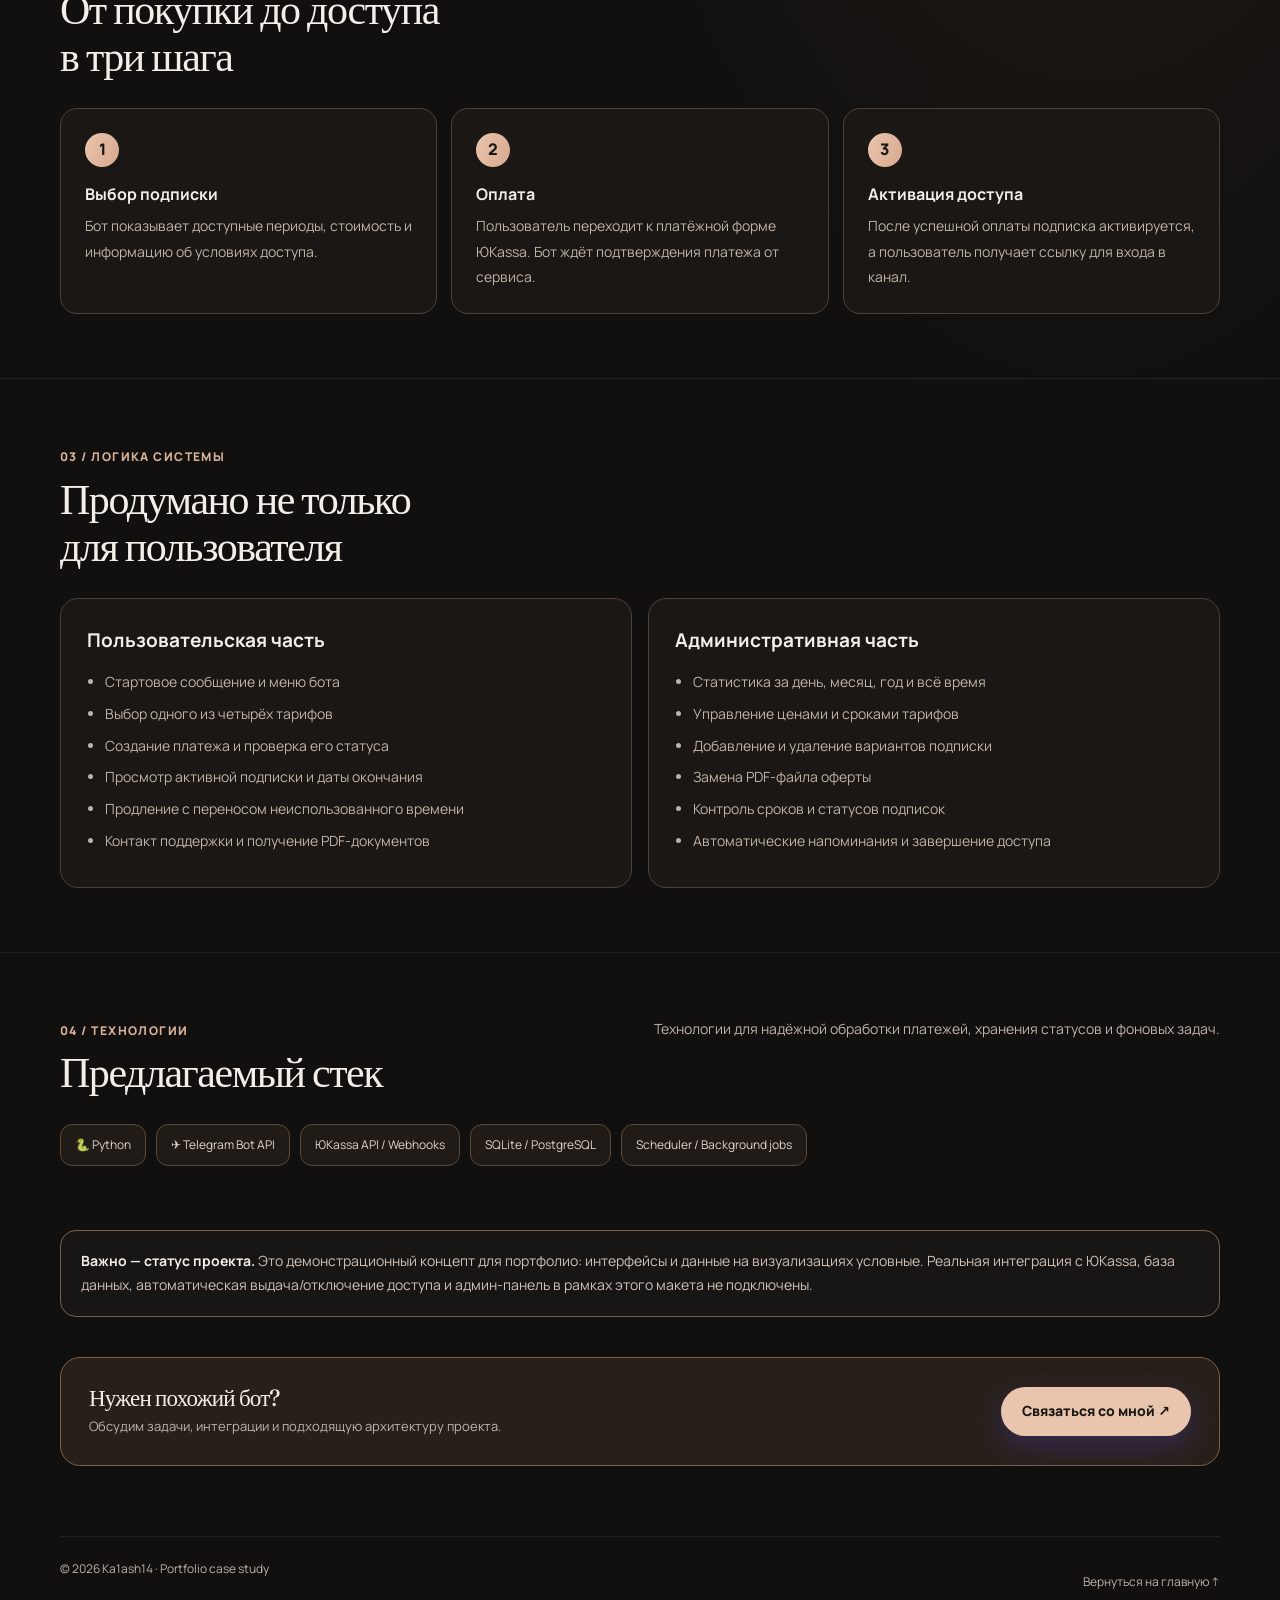
<file: projects/telegram-subscription-bot.html>
<!doctype html>
<html lang="ru">
<head>
<meta charset="utf-8"><meta name="viewport" content="width=device-width, initial-scale=1">
<meta name="description" content="Демонстрационный кейс: Telegram-бот для платных подписок, интеграция ЮKassa, автоматический доступ к закрытому каналу и админ-панель.">
<meta name="theme-color" content="#11100f">
<title>Premium Bot — кейс | Ka1ash14</title>
<link rel="preconnect" href="https://fonts.googleapis.com"><link rel="preconnect" href="https://fonts.gstatic.com" crossorigin>
<link href="https://fonts.googleapis.com/css2?family=Manrope:wght@400;500;600;700;800&display=swap" rel="stylesheet">
<style>
:root{color-scheme:dark;--bg:#0b0b13;--panel:#151625;--panel2:#1b1d31;--fg:#f6f4ff;--muted:#a6a6c0;--line:#2d2e49;--purple:#8b6cff;--blue:#4b79ff;--grad:linear-gradient(115deg,#a17cff,#5140f0 58%,#3b67ed);--font:Manrope,system-ui,sans-serif}
*{box-sizing:border-box}html{scroll-behavior:smooth}body{margin:0;background:radial-gradient(70% 40% at 80% 0%,#29205c 0,transparent 70%),var(--bg);color:var(--fg);font-family:var(--font);line-height:1.6}a{color:inherit;text-decoration:none}.wrap{width:min(1160px,calc(100% - 44px));margin:auto}
header{height:76px;display:flex;align-items:center;justify-content:space-between;border-bottom:1px solid #ffffff12}.brand{display:flex;gap:12px;align-items:center;font-weight:800}.brandmark{width:38px;height:38px;border-radius:12px;background:var(--grad);display:grid;place-items:center;font-size:20px}.nav{display:flex;gap:28px;color:#c5c3da;font-size:13px}.nav a:hover{color:#fff}.back{color:#b9b5d4;font-size:13px}
.hero{padding:52px 0 38px;display:grid;grid-template-columns:.8fr 1.2fr;gap:34px;align-items:center}.eyebrow{display:inline-flex;align-items:center;gap:9px;padding:7px 12px;border:1px solid #7965ff66;background:#7863ff18;border-radius:30px;color:#cfc5ff;font-size:11px;letter-spacing:.1em;text-transform:uppercase}.dot{width:7px;height:7px;border-radius:50%;background:#9b7bff;box-shadow:0 0 14px #9b7bff}.hero h1{font-size:clamp(42px,5.3vw,68px);line-height:1.02;letter-spacing:-.055em;margin:22px 0}.gradient{background:var(--grad);background-clip:text;color:transparent}.lead{color:#c1c0d4;font-size:17px;max-width:510px}.actions{display:flex;flex-wrap:wrap;gap:12px;margin-top:26px}.btn{display:inline-flex;align-items:center;justify-content:center;padding:12px 18px;border-radius:30px;font-size:13px;font-weight:800;border:1px solid #ffffff22}.btn.primary{background:var(--grad);border-color:transparent;box-shadow:0 10px 30px #6248ec44}.btn.secondary{background:#ffffff08}.hero-art{min-width:0;position:relative}.hero-art:before{content:"";position:absolute;inset:10% 8%;background:#7256ff55;filter:blur(70px);z-index:-1}.hero-art img{width:100%;height:auto;display:block;border:1px solid #7c70c65c;border-radius:22px;box-shadow:0 28px 80px #0009}
.meta{display:flex;gap:10px;flex-wrap:wrap;margin-top:23px}.tag{padding:6px 10px;border:1px solid #ffffff1a;border-radius:30px;color:#c8c5e0;font-size:11px}
section.content{padding:64px 0;border-top:1px solid #ffffff12}.section-head{display:flex;justify-content:space-between;align-items:end;gap:24px;margin-bottom:28px}.kicker{color:#9c85ff;font-size:12px;font-weight:800;letter-spacing:.12em;text-transform:uppercase}.section-head h2{font-size:clamp(27px,3.4vw,42px);line-height:1.15;letter-spacing:-.04em;margin:7px 0 0}.section-head p{max-width:390px;color:var(--muted);font-size:14px;margin:0}
.features{display:grid;grid-template-columns:repeat(4,1fr);gap:12px}.feature{padding:20px;border:1px solid var(--line);border-radius:17px;background:linear-gradient(145deg,#1b1c30,#121320)}.feature .ico{width:42px;height:42px;border-radius:13px;background:#765bff24;color:#b5a1ff;display:grid;place-items:center;font-size:20px;margin-bottom:14px}.feature h3{font-size:15px;margin:0 0 5px}.feature p{font-size:12px;color:var(--muted);margin:0}
.flow{display:grid;grid-template-columns:repeat(3,1fr);gap:14px}.step{position:relative;padding:24px;border:1px solid var(--line);border-radius:17px;background:var(--panel)}.num{width:34px;height:34px;border-radius:50%;background:var(--grad);display:grid;place-items:center;font-weight:800;margin-bottom:15px}.step h3{font-size:16px;margin:0 0 6px}.step p{font-size:13px;color:var(--muted);margin:0}
.split{display:grid;grid-template-columns:1fr 1fr;gap:16px}.panel{padding:26px;border:1px solid var(--line);border-radius:18px;background:linear-gradient(145deg,#191a2d,#11121e)}.panel h3{font-size:19px;margin:0 0 15px}.panel ul{padding-left:18px;margin:0;color:#c2c0d5;font-size:13px}.panel li{margin:8px 0}.tech{display:flex;gap:10px;flex-wrap:wrap}.tech span{padding:10px 14px;border-radius:12px;background:#20223a;border:1px solid #393b5c;font-size:13px;color:#d9d5f5}
.notice{border:1px solid #8068ff66;background:#6c50ff13;border-radius:16px;padding:18px 20px;color:#c9c4e3;font-size:13px}.notice strong{color:#eeeaff}.end{margin:40px 0 70px;padding:28px;border-radius:20px;background:linear-gradient(110deg,#3923a0,#1b245e 60%,#252052);display:flex;align-items:center;justify-content:space-between;gap:20px}.end h2{font-size:23px;margin:0}.end p{font-size:13px;color:#d1cafa;margin:5px 0 0}footer{border-top:1px solid #ffffff12;padding:22px 0;color:#8888a5;font-size:12px;display:flex;justify-content:space-between}
@media(max-width:850px){.hero{grid-template-columns:1fr;padding-top:42px}.hero-art{order:2}.features{grid-template-columns:repeat(2,1fr)}.nav{gap:14px}.section-head{display:block}.section-head p{margin-top:12px}}
@media(max-width:560px){.wrap{width:min(100% - 30px,1160px)}header{height:64px}.nav a:not(:last-child){display:none}.hero h1{font-size:43px}.lead{font-size:15px}.hero{gap:24px}.hero-art img{border-radius:14px}.features,.flow,.split{grid-template-columns:1fr}.content{padding:46px 0!important}.end{display:block;padding:23px}.end .btn{margin-top:17px}footer{gap:12px;flex-direction:column}}

/* Responsive typography safeguards */
*,*::before,*::after{box-sizing:border-box}html,body{max-width:100%;overflow-x:hidden}.wrap,.hero>div,.hero-art,.section-head,.feature,.step,.panel,.notice,.end{min-width:0;max-width:100%}h1,h2,h3,p,a,li,span{overflow-wrap:anywhere;word-break:normal}.hero h1{line-height:1.08}.lead,.section-head p,.feature p,.step p,.panel li{line-height:1.7}.features,.flow,.split{grid-template-columns:repeat(auto-fit,minmax(min(100%,230px),1fr))}.end{flex-wrap:wrap}.btn{white-space:normal;text-align:center;max-width:100%}@media(max-width:560px){.hero{grid-template-columns:minmax(0,1fr)}.hero-art img{max-width:100%;height:auto}.section-head h2{line-height:1.2}.end{display:flex;flex-direction:column;align-items:flex-start}}
</style>
<link rel="stylesheet" href="https://fonts.googleapis.com/css2?family=Fraunces:opsz,wght@9..144,400&display=swap"><link rel="stylesheet" href="/assets/case-theme.css"><link rel="canonical" href="https://ka1ash14.github.io/projects/telegram-subscription-bot.html"><meta property="og:type" content="website"><meta property="og:title" content="Premium Bot — кейс | Ka1ash14"><meta property="og:url" content="https://ka1ash14.github.io/projects/telegram-subscription-bot.html"></head>
<body><a class="skip-link" href="#case-content">Перейти к содержанию</a>
<header class="wrap"><a class="brand" href="/"><span class="brandmark">K</span><span>KA1ASH<br><small style="font-weight:500;color:#9d9bb7">Сайты и Telegram-боты</small></span></a><nav class="nav" aria-label="Главная навигация"><a href="/">Главная</a><a href="/#work">Проекты</a><a href="https://t.me/yuonger61" target="_blank" rel="noopener">Контакты ↗</a></nav><a class="back" href="/#work">← Все проекты</a></header>
<main id="case-content" tabindex="-1">
<div class="wrap hero">
 <div><span class="eyebrow"><i class="dot"></i> Демонстрационный концепт · 2026</span><h1>Telegram-бот<br><span class="gradient">для платных<br>подписок</span></h1><p class="lead">Сервис для продажи доступа к закрытому Telegram-каналу: оплата, автоматическое управление подписками и удобная панель администратора.</p><div class="actions"><a class="btn primary" href="#overview">Изучить решение ↓</a><a class="btn secondary" href="https://t.me/yuonger61" target="_blank" rel="noopener">Обсудить похожий проект ↗</a></div><div class="meta"><span class="tag">Telegram Bot API</span><span class="tag">ЮKassa</span><span class="tag">Python</span><span class="tag">SQLite / PostgreSQL</span></div><p class="visual-caption">Визуальный концепт: интерфейс иллюстрирует сценарий. Работающий сервис в этом кейсе не опубликован.</p></div>
 <div class="hero-art"><img src="/assets/premium-bot-showcase.svg" alt="Демонстрационные экраны Telegram-бота и панели администратора"></div>
</div>
<section class="content" id="overview"><div class="wrap"><div class="section-head"><div><span class="kicker">01 / Возможности</span><h2>Всё управление подпиской —<br>в одном сценарии</h2></div><p>Пользователь проходит короткий путь от выбора тарифа до получения доступа, а администратор контролирует ключевые процессы.</p></div>
<div class="features">
 <article class="feature"><div class="ico">◇</div><h3>Выбор тарифа</h3><p>Подписки на 1, 3, 6 и 12 месяцев с настраиваемой стоимостью.</p></article>
 <article class="feature"><div class="ico">▣</div><h3>Оплата через ЮKassa</h3><p>Создание платежа и подтверждение результата через платёжные уведомления.</p></article>
 <article class="feature"><div class="ico">♧</div><h3>Доступ к каналу</h3><p>Автоматическая выдача доступа после подтверждения оплаты.</p></article>
 <article class="feature"><div class="ico">◷</div><h3>Продление и напоминания</h3><p>Сохранение оставшихся дней и уведомление за 3 дня до окончания.</p></article>
 <article class="feature"><div class="ico">↻</div><h3>Завершение подписки</h3><p>Автоматическое ограничение доступа по окончании оплаченного периода.</p></article>
 <article class="feature"><div class="ico">▤</div><h3>PDF-документы</h3><p>Отправка оферты и политики конфиденциальности в PDF.</p></article>
 <article class="feature"><div class="ico">▥</div><h3>Админ-панель</h3><p>Управление тарифами, сроками, ценами и подписками.</p></article>
 <article class="feature"><div class="ico">⌁</div><h3>Аналитика</h3><p>Количество оплат и сумма выручки за разные периоды.</p></article>
</div></div></section>
<section class="content"><div class="wrap"><div class="section-head"><div><span class="kicker">02 / Пользовательский путь</span><h2>От покупки до доступа<br>в три шага</h2></div><p>Логика интерфейса строится вокруг прозрачности: человек понимает, какой тариф выбирает и что произойдёт после оплаты.</p></div>
<div class="flow"><article class="step"><div class="num">1</div><h3>Выбор подписки</h3><p>Бот показывает доступные периоды, стоимость и информацию об условиях доступа.</p></article><article class="step"><div class="num">2</div><h3>Оплата</h3><p>Пользователь переходит к платёжной форме ЮKassa. Бот ждёт подтверждения платежа от сервиса.</p></article><article class="step"><div class="num">3</div><h3>Активация доступа</h3><p>После успешной оплаты подписка активируется, а пользователь получает ссылку для входа в канал.</p></article></div></div></section>
<section class="content"><div class="wrap"><div class="section-head"><div><span class="kicker">03 / Логика системы</span><h2>Продумано не только<br>для пользователя</h2></div></div><div class="split">
 <article class="panel"><h3>Пользовательская часть</h3><ul><li>Стартовое сообщение и меню бота</li><li>Выбор одного из четырёх тарифов</li><li>Создание платежа и проверка его статуса</li><li>Просмотр активной подписки и даты окончания</li><li>Продление с переносом неиспользованного времени</li><li>Контакт поддержки и получение PDF-документов</li></ul></article>
 <article class="panel"><h3>Административная часть</h3><ul><li>Статистика за день, месяц, год и всё время</li><li>Управление ценами и сроками тарифов</li><li>Добавление и удаление вариантов подписки</li><li>Замена PDF-файла оферты</li><li>Контроль сроков и статусов подписок</li><li>Автоматические напоминания и завершение доступа</li></ul></article>
 </div></div></section>
<section class="content"><div class="wrap"><div class="section-head"><div><span class="kicker">04 / Технологии</span><h2>Предлагаемый стек</h2></div><p>Технологии для надёжной обработки платежей, хранения статусов и фоновых задач.</p></div><div class="tech"><span>🐍 Python</span><span>✈ Telegram Bot API</span><span>ЮKassa API / Webhooks</span><span>SQLite / PostgreSQL</span><span>Scheduler / Background jobs</span></div></div></section>
<div class="wrap"><div class="notice"><strong>Важно — статус проекта.</strong> Это демонстрационный концепт для портфолио: интерфейсы и данные на визуализациях условные. Реальная интеграция с ЮKassa, база данных, автоматическая выдача/отключение доступа и админ-панель в рамках этого макета не подключены.</div>
<div class="end"><div><h2>Нужен похожий бот?</h2><p>Обсудим задачи, интеграции и подходящую архитектуру проекта.</p></div><a class="btn primary" href="https://t.me/yuonger61" target="_blank" rel="noopener">Связаться со мной ↗</a></div></div>
</main><footer class="wrap"><span>© 2026 Ka1ash14 · Portfolio case study</span><a href="/">Вернуться на главную ↑</a></footer>
</body></html>
</file>
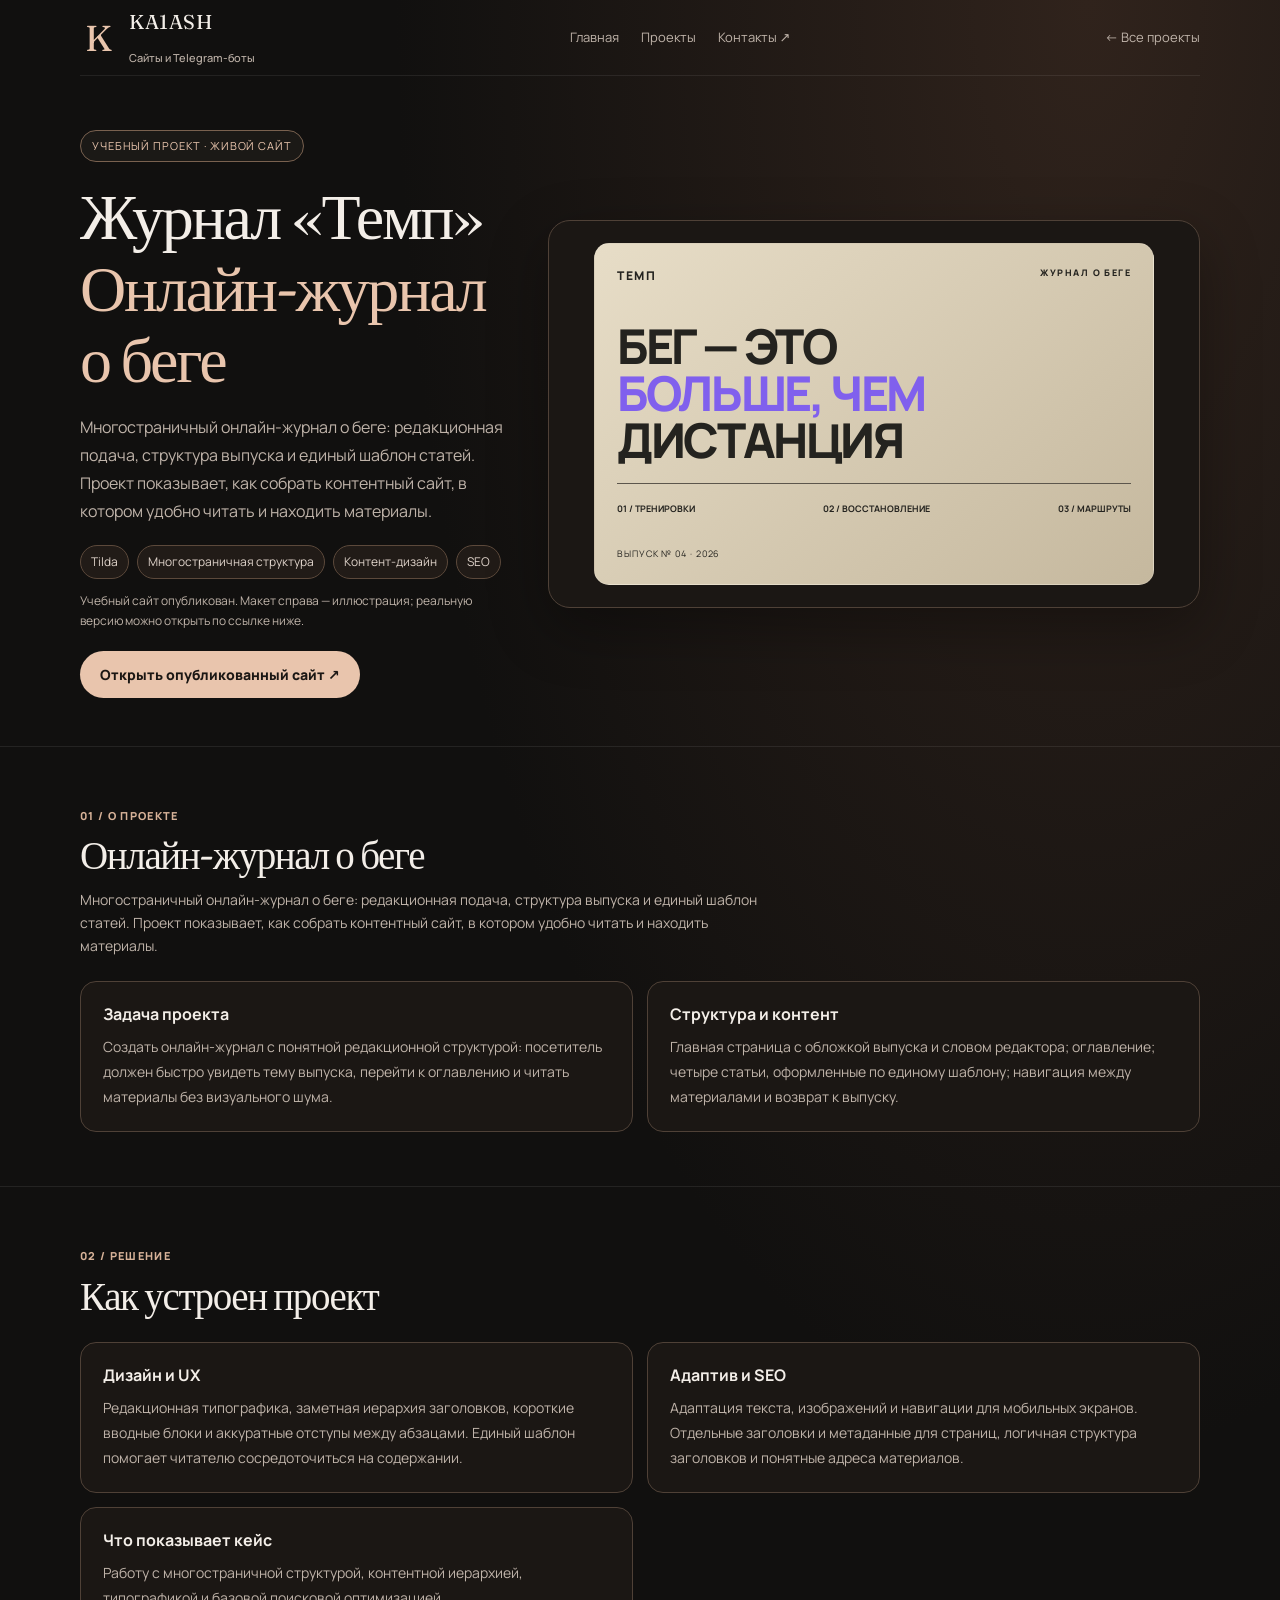
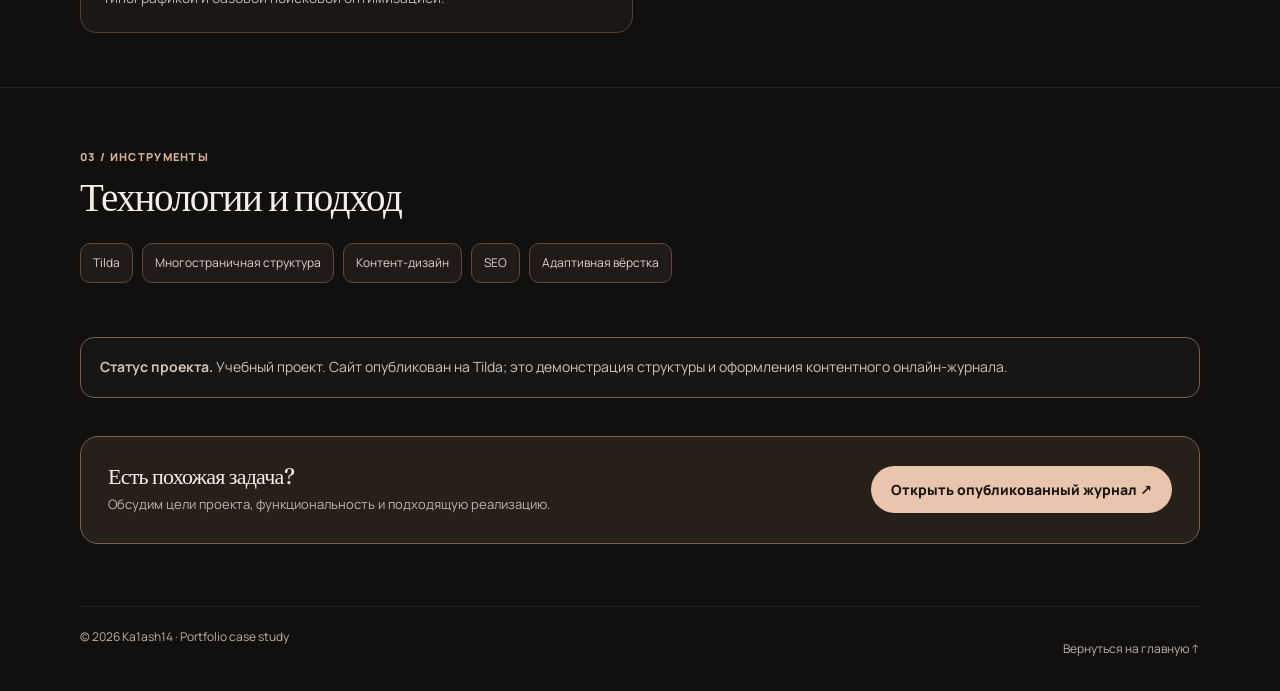
<file: projects/tempo-magazine.html>
<!doctype html><html lang="ru"><head><meta charset="utf-8"><meta name="viewport" content="width=device-width, initial-scale=1"><meta name="description" content="Журнал «Темп» — демонстрационный кейс веб-разработчика Ka1ash14."><meta name="theme-color" content="#11100f"><title>Журнал «Темп» — кейс | Ka1ash14</title><link rel="preconnect" href="https://fonts.googleapis.com"><link rel="preconnect" href="https://fonts.gstatic.com" crossorigin><link href="https://fonts.googleapis.com/css2?family=Manrope:wght@400;500;600;700;800&display=swap" rel="stylesheet"><link rel="stylesheet" href="/assets/case-layout.css"><link rel="stylesheet" href="https://fonts.googleapis.com/css2?family=Fraunces:opsz,wght@9..144,400&display=swap"><link rel="stylesheet" href="/assets/case-theme.css"><link rel="canonical" href="https://ka1ash14.github.io/projects/tempo-magazine.html"><meta property="og:type" content="website"><meta property="og:title" content="Журнал «Темп» — кейс | Ka1ash14"><meta property="og:url" content="https://ka1ash14.github.io/projects/tempo-magazine.html"></head><body><a class="skip-link" href="#case-content">Перейти к содержанию</a>
<header class="wrap"><a class="brand" href="/"><span class="mark">K</span><span>KA1ASH<br><small style="font-size:10px;color:#a5a2bd;font-weight:500">Сайты и Telegram-боты</small></span></a><nav class="nav" aria-label="Главная навигация"><a href="/">Главная</a><a href="/#work">Проекты</a><a href="https://t.me/yuonger61" target="_blank" rel="noopener">Контакты ↗</a></nav><a class="back" href="/#work">← Все проекты</a></header>
<main id="case-content" tabindex="-1"><div class="wrap hero"><div class="hero-copy"><span class="eyebrow">Учебный проект · живой сайт</span><h1>Журнал «Темп»<br><span class="gradient">Онлайн-журнал о беге</span></h1><p class="lead">Многостраничный онлайн-журнал о беге: редакционная подача, структура выпуска и единый шаблон статей. Проект показывает, как собрать контентный сайт, в котором удобно читать и находить материалы.</p><div class="tags"><span class="tag">Tilda</span><span class="tag">Многостраничная структура</span><span class="tag">Контент-дизайн</span><span class="tag">SEO</span></div><p class="visual-caption">Учебный сайт опубликован. Макет справа — иллюстрация; реальную версию можно открыть по ссылке ниже.</p><div class="case-links"><a class="button" href="https://patiently-positive-thrush.tilda.ws/" target="_blank" rel="noopener">Открыть опубликованный сайт ↗</a></div></div><div class="visual" aria-label="Демонстрационный интерфейс проекта"><div class="paper"><div class="paper-top">ТЕМП <span>ЖУРНАЛ О БЕГЕ</span></div><div class="paper-title">БЕГ — ЭТО<br><i>БОЛЬШЕ, ЧЕМ</i><br>ДИСТАНЦИЯ</div><div class="paper-line"></div><div class="paper-cols"><b>01 / ТРЕНИРОВКИ</b><b>02 / ВОССТАНОВЛЕНИЕ</b><b>03 / МАРШРУТЫ</b></div><div class="paper-foot">ВЫПУСК № 04 · 2026</div></div></div></div>
<section class="content"><div class="wrap"><div class="section-head"><span class="kicker">01 / О ПРОЕКТЕ</span><h2>Онлайн-журнал о беге</h2><p>Многостраничный онлайн-журнал о беге: редакционная подача, структура выпуска и единый шаблон статей. Проект показывает, как собрать контентный сайт, в котором удобно читать и находить материалы.</p></div><div class="grid"><article class="card"><h3>Задача проекта</h3><p>Создать онлайн-журнал с понятной редакционной структурой: посетитель должен быстро увидеть тему выпуска, перейти к оглавлению и читать материалы без визуального шума.</p></article><article class="card"><h3>Структура и контент</h3><p>Главная страница с обложкой выпуска и словом редактора; оглавление; четыре статьи, оформленные по единому шаблону; навигация между материалами и возврат к выпуску.</p></article></div></div></section>
<section class="content"><div class="wrap"><div class="section-head"><span class="kicker">02 / РЕШЕНИЕ</span><h2>Как устроен проект</h2></div><div class="grid"><article class="card"><h3>Дизайн и UX</h3><p>Редакционная типографика, заметная иерархия заголовков, короткие вводные блоки и аккуратные отступы между абзацами. Единый шаблон помогает читателю сосредоточиться на содержании.</p></article><article class="card"><h3>Адаптив и SEO</h3><p>Адаптация текста, изображений и навигации для мобильных экранов. Отдельные заголовки и метаданные для страниц, логичная структура заголовков и понятные адреса материалов.</p></article><article class="card"><h3>Что показывает кейс</h3><p>Работу с многостраничной структурой, контентной иерархией, типографикой и базовой поисковой оптимизацией.</p></article></div></div></section>
<section class="content"><div class="wrap"><div class="section-head"><span class="kicker">03 / ИНСТРУМЕНТЫ</span><h2>Технологии и подход</h2></div><div class="stack"><span>Tilda</span><span>Многостраничная структура</span><span>Контент-дизайн</span><span>SEO</span><span>Адаптивная вёрстка</span></div></div></section>
<div class="wrap"><div class="note"><b>Статус проекта.</b> Учебный проект. Сайт опубликован на Tilda; это демонстрация структуры и оформления контентного онлайн-журнала.</div><div class="cta"><div><h2>Есть похожая задача?</h2><p>Обсудим цели проекта, функциональность и подходящую реализацию.</p></div><a class="button" href="https://patiently-positive-thrush.tilda.ws" target="_blank" rel="noopener">Открыть опубликованный журнал ↗</a></div></div></main><footer class="wrap"><span>© 2026 Ka1ash14 · Portfolio case study</span><a href="/">Вернуться на главную ↑</a></footer></body></html>
</file>
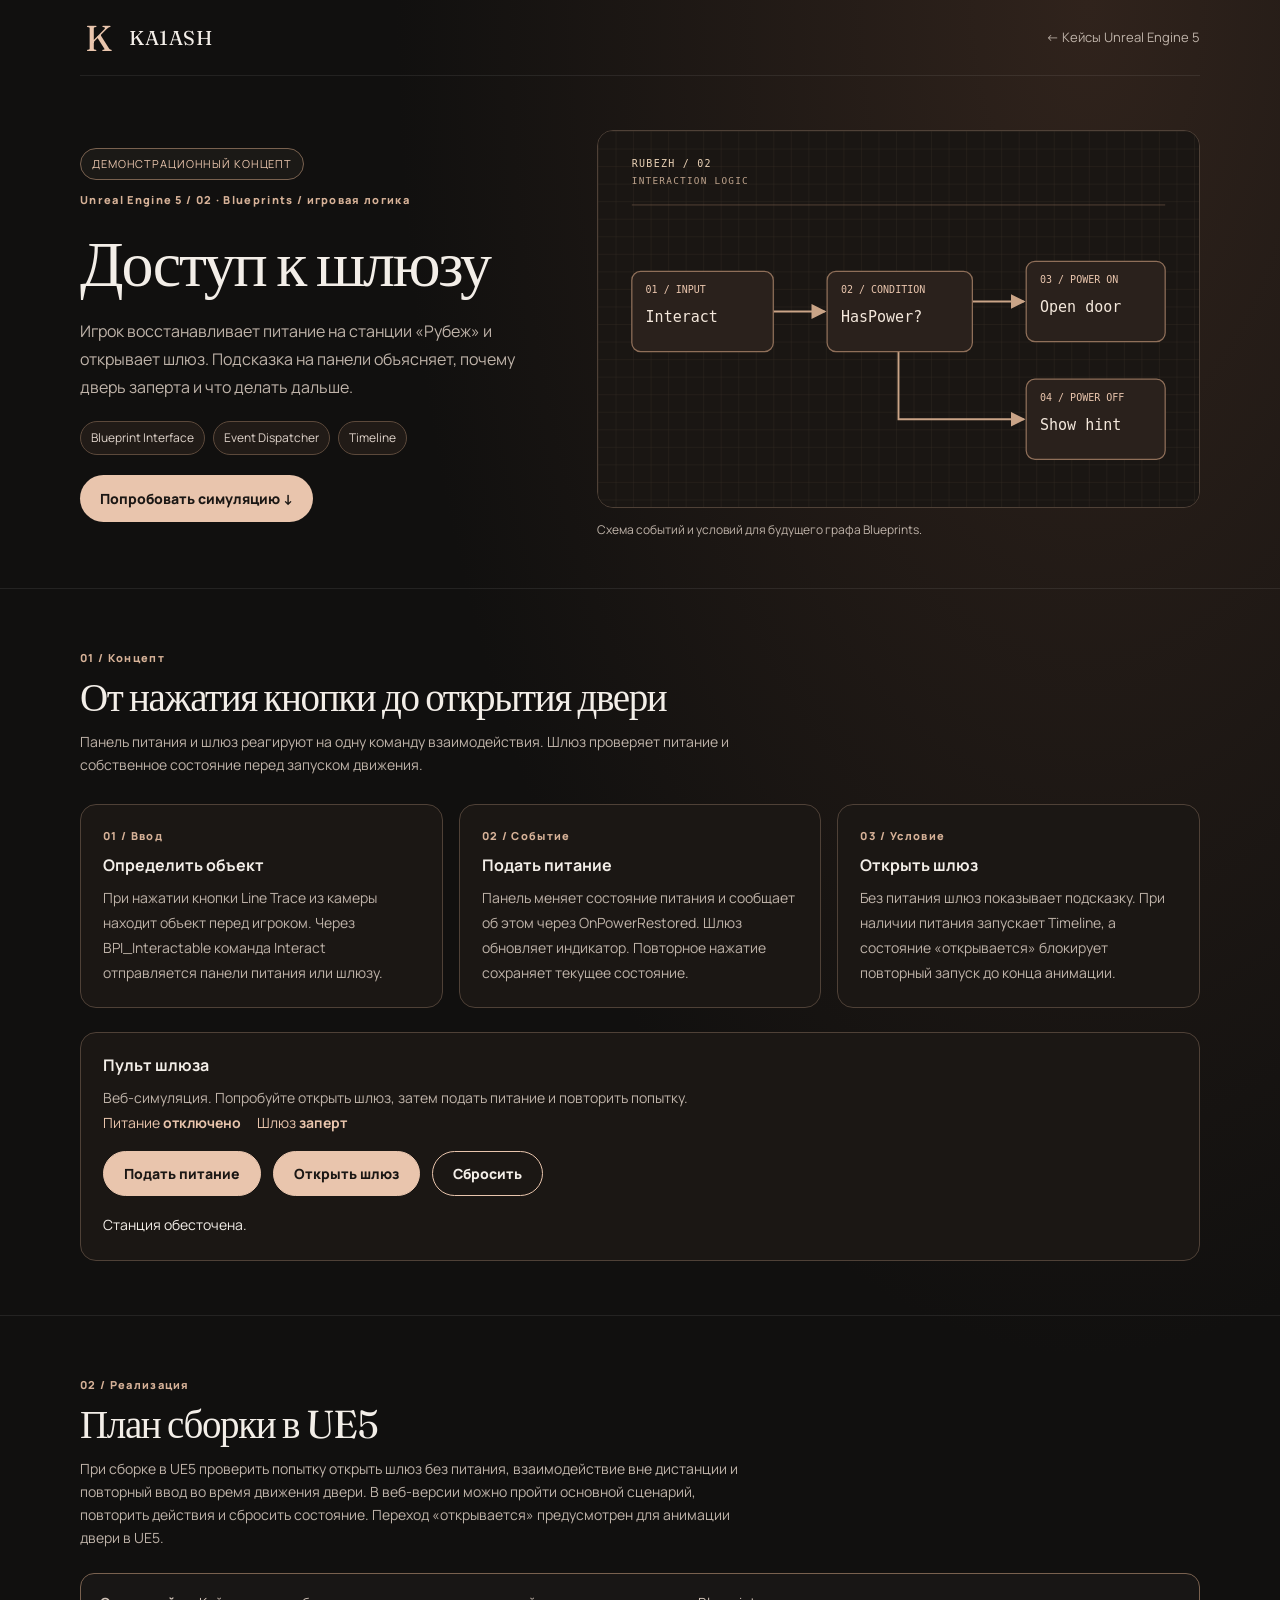
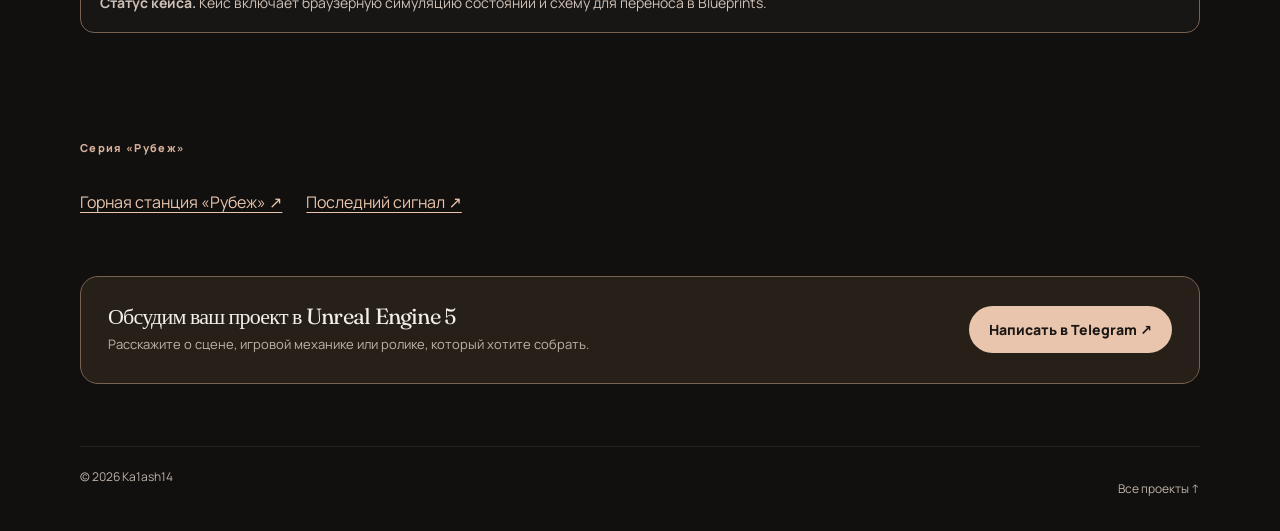
<file: projects/ue5-blueprints.html>
<!doctype html>
<html lang="ru">
<head>
  <meta charset="utf-8">
  <meta name="viewport" content="width=device-width, initial-scale=1">
  <meta name="description" content="Демонстрационный концепт Unreal Engine 5. Интерактивная схема шлюза. Подача питания, проверка условий и обратная связь игроку.">
  <meta name="theme-color" content="#11100f">
  <title>Доступ к шлюзу — Blueprints / игровая логика | Ka1ash14</title>
  <link rel="preconnect" href="https://fonts.googleapis.com">
  <link rel="preconnect" href="https://fonts.gstatic.com" crossorigin>
  <link href="https://fonts.googleapis.com/css2?family=Fraunces:opsz,wght@9..144,400&family=Manrope:wght@400;500;600;700;800&display=swap" rel="stylesheet">
  <link rel="stylesheet" href="/assets/case-layout.css">
  <link rel="stylesheet" href="/assets/case-theme.css">
  <link rel="stylesheet" href="/assets/ue5-cases.css">
  <link rel="canonical" href="https://ka1ash14.github.io/projects/ue5-blueprints.html">
  <meta property="og:type" content="website">
  <meta property="og:title" content="Доступ к шлюзу — Blueprints / игровая логика | Ka1ash14">
  <meta property="og:description" content="Демонстрационный концепт. Интерактивная схема шлюза. Подача питания, проверка условий и обратная связь игроку.">
  <meta property="og:url" content="https://ka1ash14.github.io/projects/ue5-blueprints.html">
  <script defer src="/assets/ue5-airlock.js"></script>
</head>
<body class="ue5-case">
  <a class="skip-link" href="#case-content">Перейти к содержанию</a>
  <header class="wrap">
    <a class="brand" href="/" aria-label="KA1ASH — на главную"><span class="mark" aria-hidden="true">K</span> KA1ASH</a>
    <a class="back" href="/#ue5">← Кейсы Unreal Engine 5</a>
  </header>
  <main id="case-content" tabindex="-1">
    <div class="wrap hero">
      <div class="hero-copy">
        <span class="eyebrow">Демонстрационный концепт</span>
        <p class="kicker">Unreal Engine 5 / 02 · Blueprints / игровая логика</p>
        <h1>Доступ к шлюзу</h1>
        <p class="lead">Игрок восстанавливает питание на станции «Рубеж» и открывает шлюз. Подсказка на панели объясняет, почему дверь заперта и что делать дальше.</p>
        <div class="tags"><span class="tag">Blueprint Interface</span><span class="tag">Event Dispatcher</span><span class="tag">Timeline</span></div>
        <div class="case-links"><a class="button" href="#airlock">Попробовать симуляцию ↓</a></div>
      </div>
      <figure class="ue5-visual">
        <img src="/assets/ue5-blueprints.svg" alt="Схема логики шлюза. Взаимодействие проверяет питание и открывает дверь либо показывает подсказку." width="960" height="600">
        <figcaption class="visual-caption">Схема событий и условий для будущего графа Blueprints.</figcaption>
      </figure>
    </div>
    <section class="content" aria-labelledby="approach">
      <div class="wrap">
        <div class="section-head">
          <span class="kicker">01 / Концепт</span>
          <h2 id="approach">От нажатия кнопки до открытия двери</h2>
          <p>Панель питания и шлюз реагируют на одну команду взаимодействия. Шлюз проверяет питание и собственное состояние перед запуском движения.</p>
        </div>
        <ol class="ue5-steps">
          <li class="card"><span class="kicker">01 / Ввод</span><h3>Определить объект</h3><p>При нажатии кнопки Line Trace из камеры находит объект перед игроком. Через BPI_Interactable команда Interact отправляется панели питания или шлюзу.</p></li>
          <li class="card"><span class="kicker">02 / Событие</span><h3>Подать питание</h3><p>Панель меняет состояние питания и сообщает об этом через OnPowerRestored. Шлюз обновляет индикатор. Повторное нажатие сохраняет текущее состояние.</p></li>
          <li class="card"><span class="kicker">03 / Условие</span><h3>Открыть шлюз</h3><p>Без питания шлюз показывает подсказку. При наличии питания запускает Timeline, а состояние «открывается» блокирует повторный запуск до конца анимации.</p></li>
        </ol>
        <div class="card ue5-demo" id="airlock" data-airlock>
          <h3>Пульт шлюза</h3>
          <p>Веб-симуляция. Попробуйте открыть шлюз, затем подать питание и повторить попытку.</p>
          <p class="ue5-console"><span>Питание <strong data-power>отключено</strong></span><span>Шлюз <strong data-door>заперт</strong></span></p>
          <div data-controls hidden>
            <div class="case-links">
              <button class="button" type="button" data-action="power">Подать питание</button>
              <button class="button" type="button" data-action="open">Открыть шлюз</button>
              <button class="button" type="button" data-action="reset">Сбросить</button>
            </div>
          </div>
          <p role="status" aria-atomic="true">Станция обесточена.</p>
          <noscript><p>Для работы пульта нужен JavaScript. Логика взаимодействия описана в схеме выше.</p></noscript>
        </div>
      </div>
    </section>
    <section class="content" aria-labelledby="production">
      <div class="wrap">
        <div class="section-head">
          <span class="kicker">02 / Реализация</span>
          <h2 id="production">План сборки в UE5</h2>
          <p>При сборке в UE5 проверить попытку открыть шлюз без питания, взаимодействие вне дистанции и повторный ввод во время движения двери. В веб-версии можно пройти основной сценарий, повторить действия и сбросить состояние. Переход «открывается» предусмотрен для анимации двери в UE5.</p>
        </div>
        <p class="note"><strong>Статус кейса.</strong> Кейс включает браузерную симуляцию состояний и схему для переноса в Blueprints.</p>
      </div>
    </section>
    <div class="wrap">
      <nav class="ue5-related" aria-label="Другие кейсы серии">
        <span class="kicker">Серия «Рубеж»</span>
        <div class="case-links">
          <a href="/projects/ue5-environment.html">Горная станция «Рубеж» ↗</a>
          <a href="/projects/ue5-cinematics.html">Последний сигнал ↗</a>
        </div>
      </nav>
      <div class="cta">
        <div><h2>Обсудим ваш проект в Unreal Engine 5</h2><p>Расскажите о сцене, игровой механике или ролике, который хотите собрать.</p></div>
        <a class="button" href="https://t.me/yuonger61" target="_blank" rel="noopener">Написать в Telegram ↗</a>
      </div>
    </div>
  </main>
  <footer class="wrap"><span>© 2026 Ka1ash14</span><a href="/#work">Все проекты ↑</a></footer>
</body>
</html>
</file>
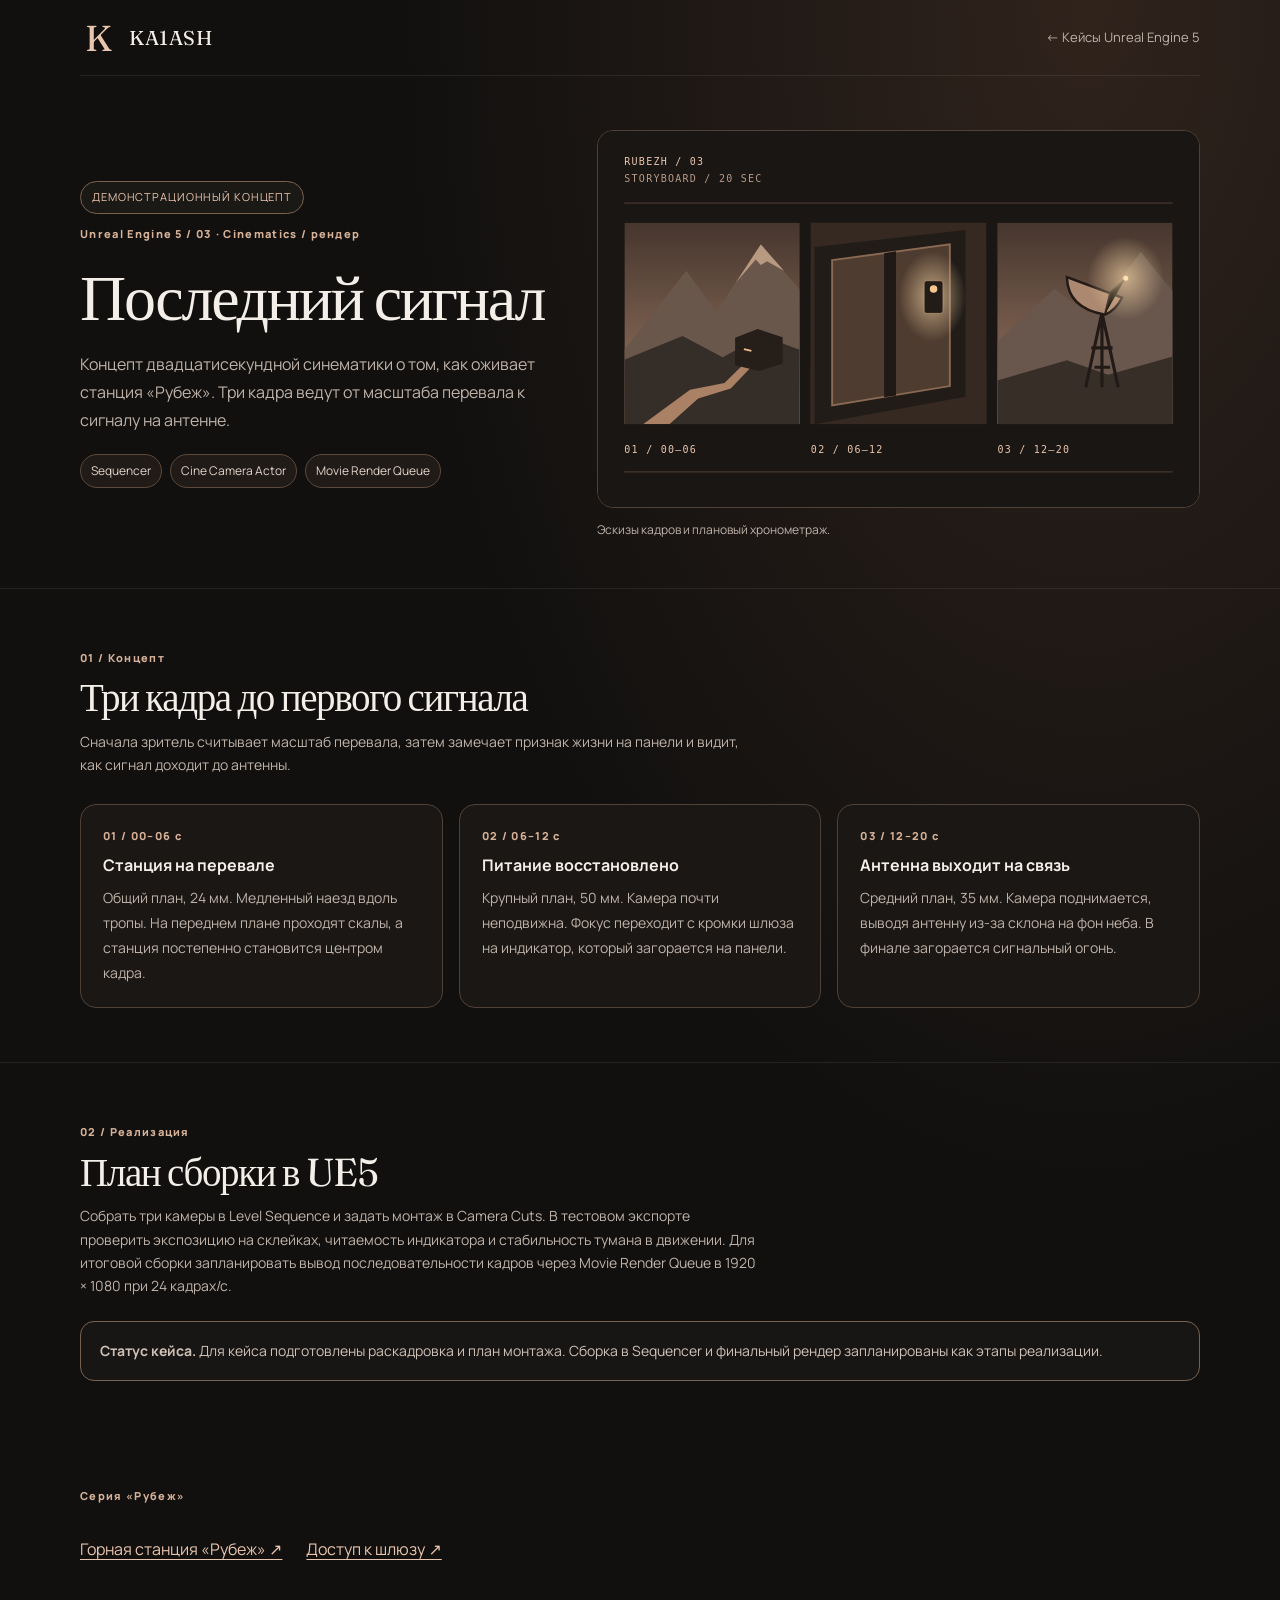
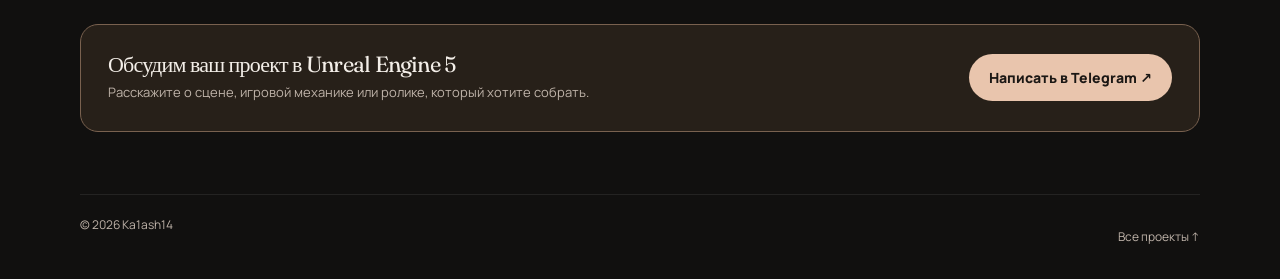
<file: projects/ue5-cinematics.html>
<!doctype html>
<html lang="ru">
<head>
  <meta charset="utf-8">
  <meta name="viewport" content="width=device-width, initial-scale=1">
  <meta name="description" content="Демонстрационный концепт Unreal Engine 5. Раскадровка на 20 секунд. Три плана, движение камеры и план рендера.">
  <meta name="theme-color" content="#11100f">
  <title>Последний сигнал — Cinematics / рендер | Ka1ash14</title>
  <link rel="preconnect" href="https://fonts.googleapis.com">
  <link rel="preconnect" href="https://fonts.gstatic.com" crossorigin>
  <link href="https://fonts.googleapis.com/css2?family=Fraunces:opsz,wght@9..144,400&family=Manrope:wght@400;500;600;700;800&display=swap" rel="stylesheet">
  <link rel="stylesheet" href="/assets/case-layout.css">
  <link rel="stylesheet" href="/assets/case-theme.css">
  <link rel="stylesheet" href="/assets/ue5-cases.css">
  <link rel="canonical" href="https://ka1ash14.github.io/projects/ue5-cinematics.html">
  <meta property="og:type" content="website">
  <meta property="og:title" content="Последний сигнал — Cinematics / рендер | Ka1ash14">
  <meta property="og:description" content="Демонстрационный концепт. Раскадровка на 20 секунд. Три плана, движение камеры и план рендера.">
  <meta property="og:url" content="https://ka1ash14.github.io/projects/ue5-cinematics.html">
</head>
<body class="ue5-case">
  <a class="skip-link" href="#case-content">Перейти к содержанию</a>
  <header class="wrap">
    <a class="brand" href="/" aria-label="KA1ASH — на главную"><span class="mark" aria-hidden="true">K</span> KA1ASH</a>
    <a class="back" href="/#ue5">← Кейсы Unreal Engine 5</a>
  </header>
  <main id="case-content" tabindex="-1">
    <div class="wrap hero">
      <div class="hero-copy">
        <span class="eyebrow">Демонстрационный концепт</span>
        <p class="kicker">Unreal Engine 5 / 03 · Cinematics / рендер</p>
        <h1>Последний сигнал</h1>
        <p class="lead">Концепт двадцатисекундной синематики о том, как оживает станция «Рубеж». Три кадра ведут от масштаба перевала к сигналу на антенне.</p>
        <div class="tags"><span class="tag">Sequencer</span><span class="tag">Cine Camera Actor</span><span class="tag">Movie Render Queue</span></div>
      </div>
      <figure class="ue5-visual">
        <img src="/assets/ue5-cinematics.svg" alt="Три кадра раскадровки. Станция среди гор, индикатор питания на шлюзе и антенна с сигнальным огнём." width="960" height="600">
        <figcaption class="visual-caption">Эскизы кадров и плановый хронометраж.</figcaption>
      </figure>
    </div>
    <section class="content" aria-labelledby="approach">
      <div class="wrap">
        <div class="section-head">
          <span class="kicker">01 / Концепт</span>
          <h2 id="approach">Три кадра до первого сигнала</h2>
          <p>Сначала зритель считывает масштаб перевала, затем замечает признак жизни на панели и видит, как сигнал доходит до антенны.</p>
        </div>
        <ol class="ue5-steps">
          <li class="card"><span class="kicker">01 / 00–06 с</span><h3>Станция на перевале</h3><p>Общий план, 24 мм. Медленный наезд вдоль тропы. На переднем плане проходят скалы, а станция постепенно становится центром кадра.</p></li>
          <li class="card"><span class="kicker">02 / 06–12 с</span><h3>Питание восстановлено</h3><p>Крупный план, 50 мм. Камера почти неподвижна. Фокус переходит с кромки шлюза на индикатор, который загорается на панели.</p></li>
          <li class="card"><span class="kicker">03 / 12–20 с</span><h3>Антенна выходит на связь</h3><p>Средний план, 35 мм. Камера поднимается, выводя антенну из-за склона на фон неба. В финале загорается сигнальный огонь.</p></li>
        </ol>

      </div>
    </section>
    <section class="content" aria-labelledby="production">
      <div class="wrap">
        <div class="section-head">
          <span class="kicker">02 / Реализация</span>
          <h2 id="production">План сборки в UE5</h2>
          <p>Собрать три камеры в Level Sequence и задать монтаж в Camera Cuts. В тестовом экспорте проверить экспозицию на склейках, читаемость индикатора и стабильность тумана в движении. Для итоговой сборки запланировать вывод последовательности кадров через Movie Render Queue в 1920 × 1080 при 24 кадрах/с.</p>
        </div>
        <p class="note"><strong>Статус кейса.</strong> Для кейса подготовлены раскадровка и план монтажа. Сборка в Sequencer и финальный рендер запланированы как этапы реализации.</p>
      </div>
    </section>
    <div class="wrap">
      <nav class="ue5-related" aria-label="Другие кейсы серии">
        <span class="kicker">Серия «Рубеж»</span>
        <div class="case-links">
          <a href="/projects/ue5-environment.html">Горная станция «Рубеж» ↗</a>
          <a href="/projects/ue5-blueprints.html">Доступ к шлюзу ↗</a>
        </div>
      </nav>
      <div class="cta">
        <div><h2>Обсудим ваш проект в Unreal Engine 5</h2><p>Расскажите о сцене, игровой механике или ролике, который хотите собрать.</p></div>
        <a class="button" href="https://t.me/yuonger61" target="_blank" rel="noopener">Написать в Telegram ↗</a>
      </div>
    </div>
  </main>
  <footer class="wrap"><span>© 2026 Ka1ash14</span><a href="/#work">Все проекты ↑</a></footer>
</body>
</html>
</file>
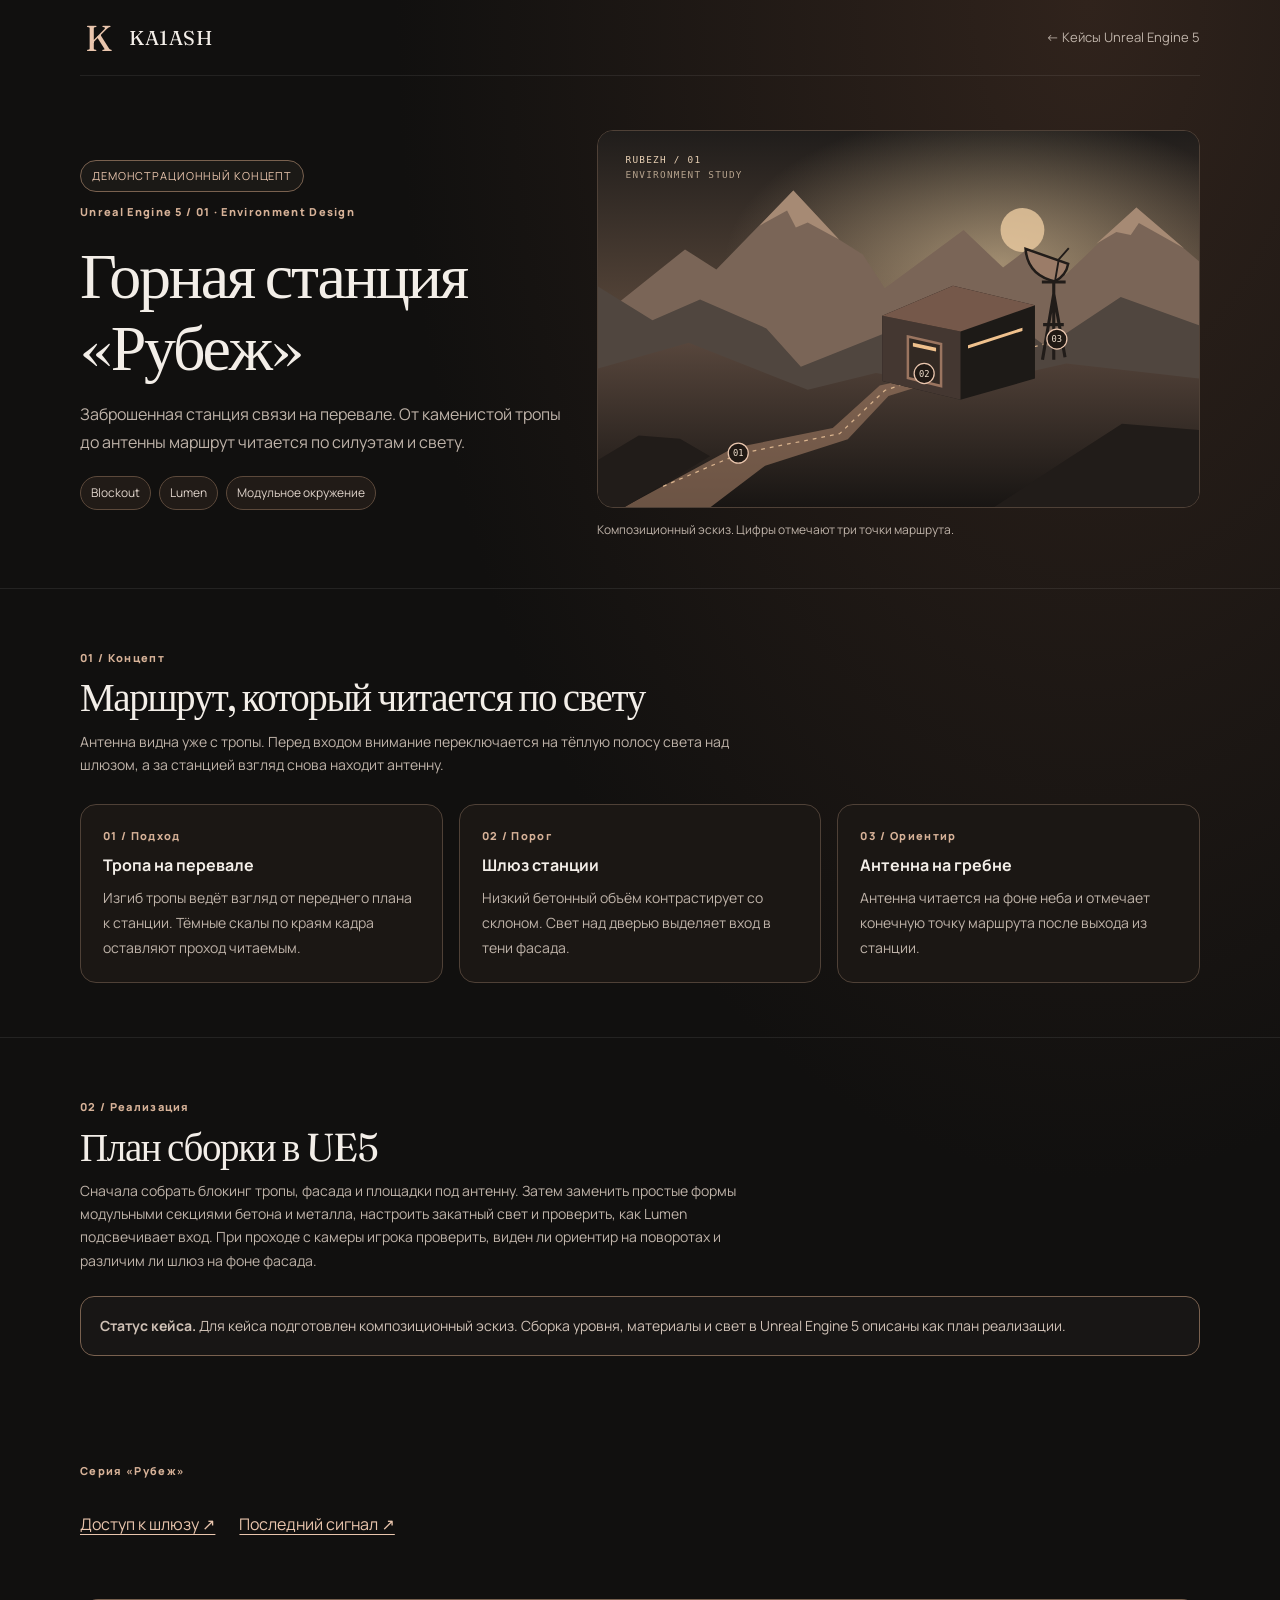
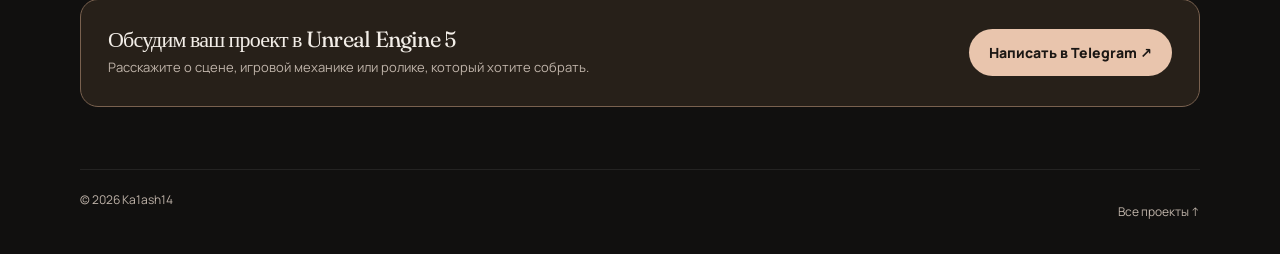
<file: projects/ue5-environment.html>
<!doctype html>
<html lang="ru">
<head>
  <meta charset="utf-8">
  <meta name="viewport" content="width=device-width, initial-scale=1">
  <meta name="description" content="Демонстрационный концепт Unreal Engine 5. Горная станция на закате. Маршрут через перевал, ориентиры и постановка света.">
  <meta name="theme-color" content="#11100f">
  <title>Горная станция «Рубеж» — Environment Design | Ka1ash14</title>
  <link rel="preconnect" href="https://fonts.googleapis.com">
  <link rel="preconnect" href="https://fonts.gstatic.com" crossorigin>
  <link href="https://fonts.googleapis.com/css2?family=Fraunces:opsz,wght@9..144,400&family=Manrope:wght@400;500;600;700;800&display=swap" rel="stylesheet">
  <link rel="stylesheet" href="/assets/case-layout.css">
  <link rel="stylesheet" href="/assets/case-theme.css">
  <link rel="stylesheet" href="/assets/ue5-cases.css">
  <link rel="canonical" href="https://ka1ash14.github.io/projects/ue5-environment.html">
  <meta property="og:type" content="website">
  <meta property="og:title" content="Горная станция «Рубеж» — Environment Design | Ka1ash14">
  <meta property="og:description" content="Демонстрационный концепт. Горная станция на закате. Маршрут через перевал, ориентиры и постановка света.">
  <meta property="og:url" content="https://ka1ash14.github.io/projects/ue5-environment.html">
</head>
<body class="ue5-case">
  <a class="skip-link" href="#case-content">Перейти к содержанию</a>
  <header class="wrap">
    <a class="brand" href="/" aria-label="KA1ASH — на главную"><span class="mark" aria-hidden="true">K</span> KA1ASH</a>
    <a class="back" href="/#ue5">← Кейсы Unreal Engine 5</a>
  </header>
  <main id="case-content" tabindex="-1">
    <div class="wrap hero">
      <div class="hero-copy">
        <span class="eyebrow">Демонстрационный концепт</span>
        <p class="kicker">Unreal Engine 5 / 01 · Environment Design</p>
        <h1>Горная станция «Рубеж»</h1>
        <p class="lead">Заброшенная станция связи на перевале. От каменистой тропы до антенны маршрут читается по силуэтам и свету.</p>
        <div class="tags"><span class="tag">Blockout</span><span class="tag">Lumen</span><span class="tag">Модульное окружение</span></div>
      </div>
      <figure class="ue5-visual">
        <img src="/assets/ue5-environment.svg" alt="Горная тропа ведёт к подсвеченному шлюзу станции и далее к антенне на гребне." width="960" height="600">
        <figcaption class="visual-caption">Композиционный эскиз. Цифры отмечают три точки маршрута.</figcaption>
      </figure>
    </div>
    <section class="content" aria-labelledby="approach">
      <div class="wrap">
        <div class="section-head">
          <span class="kicker">01 / Концепт</span>
          <h2 id="approach">Маршрут, который читается по свету</h2>
          <p>Антенна видна уже с тропы. Перед входом внимание переключается на тёплую полосу света над шлюзом, а за станцией взгляд снова находит антенну.</p>
        </div>
        <ol class="ue5-steps">
          <li class="card"><span class="kicker">01 / Подход</span><h3>Тропа на перевале</h3><p>Изгиб тропы ведёт взгляд от переднего плана к станции. Тёмные скалы по краям кадра оставляют проход читаемым.</p></li>
          <li class="card"><span class="kicker">02 / Порог</span><h3>Шлюз станции</h3><p>Низкий бетонный объём контрастирует со склоном. Свет над дверью выделяет вход в тени фасада.</p></li>
          <li class="card"><span class="kicker">03 / Ориентир</span><h3>Антенна на гребне</h3><p>Антенна читается на фоне неба и отмечает конечную точку маршрута после выхода из станции.</p></li>
        </ol>

      </div>
    </section>
    <section class="content" aria-labelledby="production">
      <div class="wrap">
        <div class="section-head">
          <span class="kicker">02 / Реализация</span>
          <h2 id="production">План сборки в UE5</h2>
          <p>Сначала собрать блокинг тропы, фасада и площадки под антенну. Затем заменить простые формы модульными секциями бетона и металла, настроить закатный свет и проверить, как Lumen подсвечивает вход. При проходе с камеры игрока проверить, виден ли ориентир на поворотах и различим ли шлюз на фоне фасада.</p>
        </div>
        <p class="note"><strong>Статус кейса.</strong> Для кейса подготовлен композиционный эскиз. Сборка уровня, материалы и свет в Unreal Engine 5 описаны как план реализации.</p>
      </div>
    </section>
    <div class="wrap">
      <nav class="ue5-related" aria-label="Другие кейсы серии">
        <span class="kicker">Серия «Рубеж»</span>
        <div class="case-links">
          <a href="/projects/ue5-blueprints.html">Доступ к шлюзу ↗</a>
          <a href="/projects/ue5-cinematics.html">Последний сигнал ↗</a>
        </div>
      </nav>
      <div class="cta">
        <div><h2>Обсудим ваш проект в Unreal Engine 5</h2><p>Расскажите о сцене, игровой механике или ролике, который хотите собрать.</p></div>
        <a class="button" href="https://t.me/yuonger61" target="_blank" rel="noopener">Написать в Telegram ↗</a>
      </div>
    </div>
  </main>
  <footer class="wrap"><span>© 2026 Ka1ash14</span><a href="/#work">Все проекты ↑</a></footer>
</body>
</html>
</file>
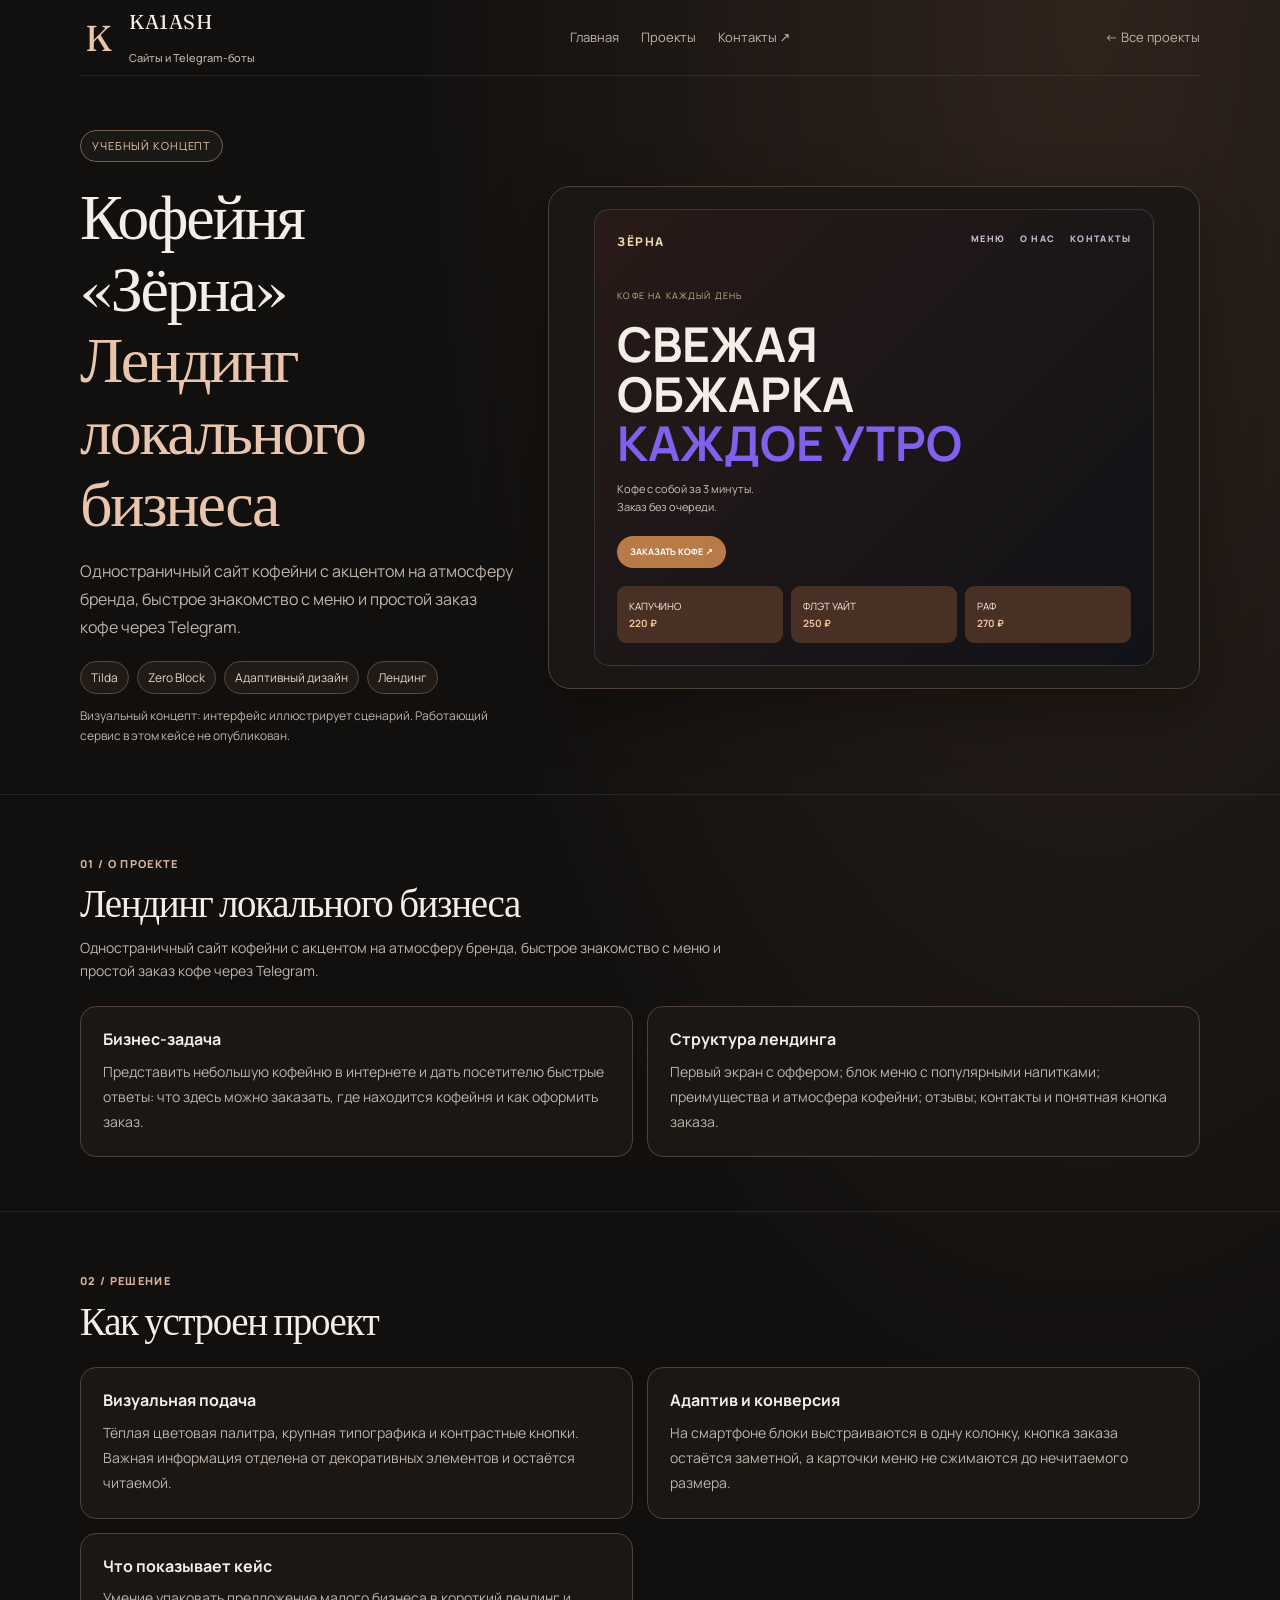
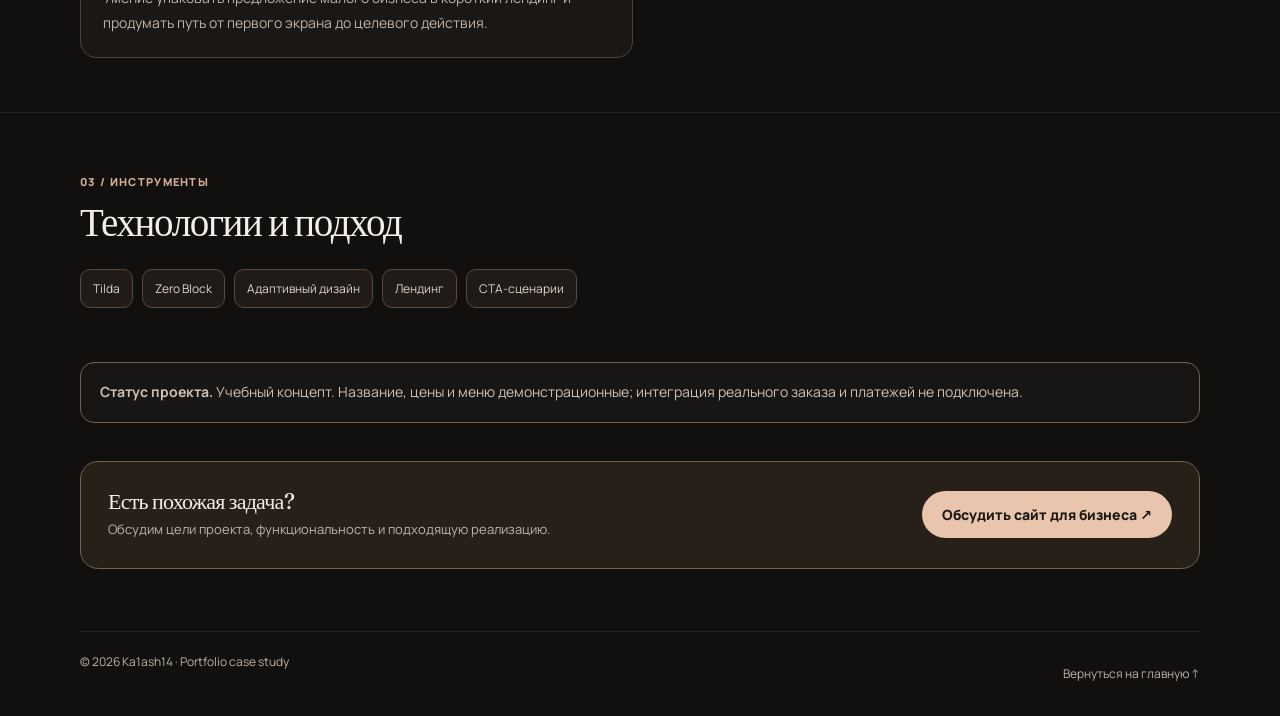
<file: projects/zerno-cafe.html>
<!doctype html><html lang="ru"><head><meta charset="utf-8"><meta name="viewport" content="width=device-width, initial-scale=1"><meta name="description" content="Кофейня «Зёрна» — демонстрационный кейс веб-разработчика Ka1ash14."><meta name="theme-color" content="#11100f"><title>Кофейня «Зёрна» — кейс | Ka1ash14</title><link rel="preconnect" href="https://fonts.googleapis.com"><link rel="preconnect" href="https://fonts.gstatic.com" crossorigin><link href="https://fonts.googleapis.com/css2?family=Manrope:wght@400;500;600;700;800&display=swap" rel="stylesheet"><link rel="stylesheet" href="/assets/case-layout.css"><link rel="stylesheet" href="https://fonts.googleapis.com/css2?family=Fraunces:opsz,wght@9..144,400&display=swap"><link rel="stylesheet" href="/assets/case-theme.css"><link rel="canonical" href="https://ka1ash14.github.io/projects/zerno-cafe.html"><meta property="og:type" content="website"><meta property="og:title" content="Кофейня «Зёрна» — кейс | Ka1ash14"><meta property="og:url" content="https://ka1ash14.github.io/projects/zerno-cafe.html"></head><body><a class="skip-link" href="#case-content">Перейти к содержанию</a>
<header class="wrap"><a class="brand" href="/"><span class="mark">K</span><span>KA1ASH<br><small style="font-size:10px;color:#a5a2bd;font-weight:500">Сайты и Telegram-боты</small></span></a><nav class="nav" aria-label="Главная навигация"><a href="/">Главная</a><a href="/#work">Проекты</a><a href="https://t.me/yuonger61" target="_blank" rel="noopener">Контакты ↗</a></nav><a class="back" href="/#work">← Все проекты</a></header>
<main id="case-content" tabindex="-1"><div class="wrap hero"><div class="hero-copy"><span class="eyebrow">Учебный концепт</span><h1>Кофейня «Зёрна»<br><span class="gradient">Лендинг локального бизнеса</span></h1><p class="lead">Одностраничный сайт кофейни с акцентом на атмосферу бренда, быстрое знакомство с меню и простой заказ кофе через Telegram.</p><div class="tags"><span class="tag">Tilda</span><span class="tag">Zero Block</span><span class="tag">Адаптивный дизайн</span><span class="tag">Лендинг</span></div><p class="visual-caption">Визуальный концепт: интерфейс иллюстрирует сценарий. Работающий сервис в этом кейсе не опубликован.</p></div><div class="visual" aria-label="Демонстрационный интерфейс проекта"><div class="cafemock"><div class="cafe-nav">ЗЁРНА <span>МЕНЮ　 О НАС　 КОНТАКТЫ</span></div><div class="cafe-hero"><small>КОФЕ НА КАЖДЫЙ ДЕНЬ</small><strong>СВЕЖАЯ<br>ОБЖАРКА<br><i>КАЖДОЕ УТРО</i></strong><p>Кофе с собой за 3 минуты.<br>Заказ без очереди.</p><b>ЗАКАЗАТЬ КОФЕ ↗</b></div><div class="coffee-cups"><span>КАПУЧИНО<br><b>220 ₽</b></span><span>ФЛЭТ УАЙТ<br><b>250 ₽</b></span><span>РАФ<br><b>270 ₽</b></span></div></div></div></div>
<section class="content"><div class="wrap"><div class="section-head"><span class="kicker">01 / О ПРОЕКТЕ</span><h2>Лендинг локального бизнеса</h2><p>Одностраничный сайт кофейни с акцентом на атмосферу бренда, быстрое знакомство с меню и простой заказ кофе через Telegram.</p></div><div class="grid"><article class="card"><h3>Бизнес-задача</h3><p>Представить небольшую кофейню в интернете и дать посетителю быстрые ответы: что здесь можно заказать, где находится кофейня и как оформить заказ.</p></article><article class="card"><h3>Структура лендинга</h3><p>Первый экран с оффером; блок меню с популярными напитками; преимущества и атмосфера кофейни; отзывы; контакты и понятная кнопка заказа.</p></article></div></div></section>
<section class="content"><div class="wrap"><div class="section-head"><span class="kicker">02 / РЕШЕНИЕ</span><h2>Как устроен проект</h2></div><div class="grid"><article class="card"><h3>Визуальная подача</h3><p>Тёплая цветовая палитра, крупная типографика и контрастные кнопки. Важная информация отделена от декоративных элементов и остаётся читаемой.</p></article><article class="card"><h3>Адаптив и конверсия</h3><p>На смартфоне блоки выстраиваются в одну колонку, кнопка заказа остаётся заметной, а карточки меню не сжимаются до нечитаемого размера.</p></article><article class="card"><h3>Что показывает кейс</h3><p>Умение упаковать предложение малого бизнеса в короткий лендинг и продумать путь от первого экрана до целевого действия.</p></article></div></div></section>
<section class="content"><div class="wrap"><div class="section-head"><span class="kicker">03 / ИНСТРУМЕНТЫ</span><h2>Технологии и подход</h2></div><div class="stack"><span>Tilda</span><span>Zero Block</span><span>Адаптивный дизайн</span><span>Лендинг</span><span>CTA-сценарии</span></div></div></section>
<div class="wrap"><div class="note"><b>Статус проекта.</b> Учебный концепт. Название, цены и меню демонстрационные; интеграция реального заказа и платежей не подключена.</div><div class="cta"><div><h2>Есть похожая задача?</h2><p>Обсудим цели проекта, функциональность и подходящую реализацию.</p></div><a class="button" href="https://t.me/yuonger61" target="_blank" rel="noopener">Обсудить сайт для бизнеса ↗</a></div></div></main><footer class="wrap"><span>© 2026 Ka1ash14 · Portfolio case study</span><a href="/">Вернуться на главную ↑</a></footer></body></html>
</file>
<file: assets/ue5-cases.css>
.ue5-collection {
  position: relative;
  z-index: 19;
  padding: clamp(44px, 7vw, 100px) max(6vw, 24px);
  background: radial-gradient(ellipse at 85% 0%, #30231c, transparent 55%), var(--bg);
  border-top: 1px solid var(--line);
}
.ue5-collection h2 {
  margin: 12px 0;
  font: 400 clamp(2.3rem, 5vw, 4.6rem)/1.06 var(--serif);
  letter-spacing: -.035em;
}
.ue5-collection > p { max-width: 55ch; color: #bfb3a9; line-height: 1.65; }
.ue5-jump { display: inline-flex; align-items: center; min-height: 44px; color: var(--pill); text-decoration: underline; text-underline-offset: .28em; }
.ue5-list, .ue5-steps {
  display: grid;
  grid-template-columns: repeat(auto-fit, minmax(min(100%, 240px), 1fr));
  gap: 16px;
  margin: 28px 0 0;
}
.ue5-tile {
  display: flex;
  flex-direction: column;
  overflow: hidden;
  border: 1px solid #4f4137;
  border-radius: 16px;
  background: #1b1714;
  color: inherit;
  text-decoration: none;
}
.ue5-tile:hover { border-color: #e9c5ad; }
.ue5-tile img, .ue5-visual img { display: block; width: 100%; height: auto; }
.ue5-tile-copy { display: grid; gap: 10px; padding: 20px; flex: 1; }
.ue5-tile h3 { margin: 0; font: 400 1.65rem/1.16 var(--serif); }
.ue5-tile p { margin: 0; color: #bfb3a9; font-size: .9rem; line-height: 1.6; }
.ue5-label { color: #e9c5ad; font-size: .75rem; letter-spacing: .06em; }
.ue5-tile-action { align-self: end; color: #e9c5ad; font-size: .85rem; }

.ue5-case .hero { grid-template-columns: minmax(0, 1fr) minmax(0, 1.25fr); }
.ue5-visual { margin: 0; min-width: 0; }
.ue5-visual img { border: 1px solid var(--line); border-radius: 16px; }
.ue5-steps { list-style: none; padding: 0; }
.ue5-steps .kicker { display: block; margin-bottom: 10px; }
.ue5-case .note { margin-top: 24px; }
.ue5-case .case-links a { min-height: 44px; display: inline-flex; align-items: center; }
.ue5-related { margin: 32px 0 52px; }
.ue5-related .case-links { gap: 12px 24px; }
.ue5-related a { color: #e9c5ad; text-decoration: underline; text-underline-offset: .28em; }
.ue5-demo { margin-top: 24px; }
.ue5-demo .case-links { margin: 16px 0; }
.ue5-demo .button { border: 1px solid #e9c5ad; cursor: pointer; font-family: inherit; }
.ue5-demo [data-action="reset"] { background: transparent; color: var(--fg); }
.ue5-demo [role="status"] { color: var(--fg); }
.ue5-console { display: flex; flex-wrap: wrap; gap: 6px 16px; }
.ue5-console span { color: #e9c5ad; }
@media (max-width: 800px) {
  .ue5-case .hero { grid-template-columns: minmax(0, 1fr); }
}
</file>
<file: assets/case-layout.css>
:root{color-scheme:dark;--bg:#0b0b13;--panel:#151625;--line:#30314c;--fg:#f7f5ff;--muted:#aaa9c1;--purple:#9274ff;--grad:linear-gradient(115deg,#a17cff,#5140f0 60%,#3b67ed);font-family:Manrope,system-ui,sans-serif}*{box-sizing:border-box}html{scroll-behavior:smooth}body{margin:0;background:radial-gradient(60% 35% at 80% 0%,#2b205e 0,transparent 75%),var(--bg);color:var(--fg);line-height:1.65;overflow-x:hidden}a{color:inherit;text-decoration:none}.wrap{width:min(1120px,calc(100% - 40px));margin:auto}header{height:76px;display:flex;align-items:center;justify-content:space-between;border-bottom:1px solid #ffffff13}.brand{display:flex;gap:11px;align-items:center;font-weight:800}.mark{width:38px;height:38px;display:grid;place-items:center;border-radius:12px;background:var(--grad)}.nav{display:flex;gap:22px;color:#c7c4dc;font-size:13px}.back{font-size:13px;color:#c5c1dc}.hero{display:grid;grid-template-columns:.8fr 1.2fr;gap:34px;align-items:center;padding:54px 0 48px;min-width:0}.hero-copy,.visual,.section-head,.panel,.card{min-width:0}.eyebrow{display:inline-block;padding:6px 11px;border:1px solid #8069ff70;border-radius:30px;color:#c9bcff;background:#7557ff18;font-size:11px;letter-spacing:.08em;text-transform:uppercase}.hero h1{font-size:clamp(40px,5vw,66px);line-height:1.08;letter-spacing:-.055em;margin:18px 0;overflow-wrap:anywhere}.gradient{background:var(--grad);background-clip:text;color:transparent}.lead{font-size:16px;line-height:1.75;color:#c5c3d7;max-width:520px;overflow-wrap:anywhere}.tags{display:flex;flex-wrap:wrap;gap:8px;margin-top:20px}.tag{font-size:11px;color:#d3d0e5;padding:6px 10px;border:1px solid #ffffff20;border-radius:30px}.visual{border:1px solid #7667bf66;border-radius:22px;padding:22px;background:linear-gradient(145deg,#201d3b,#11121e);box-shadow:0 28px 70px #0008;min-height:340px;display:grid;place-items:center;overflow:hidden}.paper,.chatmock,.cafemock,.storemock,.techmock,.studiomock{width:100%;max-width:560px;min-width:0;min-height:280px;border:1px solid #ffffff22;border-radius:15px;padding:22px;background:linear-gradient(145deg,#24243b,#10121d);overflow:hidden;overflow-wrap:anywhere}.paper{background:linear-gradient(140deg,#e7ddc7,#c5b89e);color:#24231f}.paper-top,.cafe-nav,.store-nav,.tech-nav,.studio-nav{display:flex;justify-content:space-between;gap:12px;flex-wrap:wrap;font-size:12px;font-weight:800;letter-spacing:.12em}.paper-top span{font-size:9px}.paper-title{font-size:clamp(28px,4vw,48px);font-weight:800;line-height:.98;margin:36px 0 20px;letter-spacing:-.05em}.paper-title i,.cafe-hero i,.store-hero i,.tech-title i,.studio-hero i{color:#8060ed;font-style:normal}.paper-line{height:1px;background:#5c564c}.paper-cols{display:flex;justify-content:space-between;gap:10px;flex-wrap:wrap;font-size:9px;margin-top:18px}.paper-foot{font-size:9px;margin-top:30px;letter-spacing:.1em}.chatmock{background:#141727}.chathead{font-weight:800;border-bottom:1px solid #ffffff18;padding-bottom:14px}.chathead small{display:block;color:#9997b4;font-size:10px;font-weight:500}.bubble{max-width:90%;padding:11px 13px;margin-top:17px;border-radius:13px;background:#292c43;font-size:12px}.bubble.mine{margin-left:auto;background:#5140a5}.choices,.times{display:flex;gap:8px;flex-wrap:wrap;margin-top:9px}.choices span,.times span,.times b{padding:8px 10px;border-radius:9px;background:#292c43;font-size:10px}.times b{background:#7155e8}.bubble.success{background:#174e3d;color:#b7f3d9}.cafemock{background:linear-gradient(135deg,#281a17,#111218)}.cafe-nav{color:#f1d5ad}.cafe-nav span,.store-nav span,.tech-nav span,.studio-nav span{font-size:9px;color:#c3bfd7}.cafe-hero{padding:28px 0 18px}.cafe-hero small,.store-hero small,.tech-title small,.studio-hero small{font-size:9px;letter-spacing:.13em;color:#c7ad8b}.cafe-hero strong,.store-hero strong,.tech-title strong,.studio-hero strong{display:block;font-size:clamp(28px,4vw,48px);line-height:1.04;margin:12px 0}.cafe-hero p,.store-hero p,.studio-hero p{font-size:11px;color:#c9c2bd}.cafe-hero>b,.store-hero b,.studio-hero b{display:inline-block;background:#b87b48;color:#fff;padding:9px 13px;border-radius:20px;font-size:9px;margin-top:8px}.coffee-cups{display:flex;gap:8px;flex-wrap:wrap}.coffee-cups span{flex:1;min-width:90px;padding:12px;background:#493025;border-radius:9px;font-size:10px}.coffee-cups b{color:#f0c49a}.storemock,.techmock,.studiomock{background:#171725}.store-nav,.tech-nav,.studio-nav{color:#fff}.store-hero{display:grid;grid-template-columns:1fr .7fr;gap:12px;align-items:center;padding:30px 0}.store-hero b{background:#8061e9}.fashion-shape{height:180px;border-radius:90px 90px 15px 15px;background:linear-gradient(145deg,#947d6d,#3a3036);display:grid;place-items:end start;padding:12px;font-size:10px}.store-products{display:flex;justify-content:space-between;gap:8px;flex-wrap:wrap;border-top:1px solid #ffffff22;padding-top:14px;font-size:10px}.tech-title{padding:26px 0 18px}.tech-title strong{font-size:clamp(27px,3.6vw,43px)}.tech-cards{display:grid;grid-template-columns:repeat(3,1fr);gap:9px}.tech-cards>div{padding:12px;background:#24263a;border-radius:10px;display:grid;gap:7px;font-size:11px}.device{height:62px;display:grid;place-items:center;background:linear-gradient(145deg,#393d5c,#181a29);border-radius:8px;font-size:25px;color:#b9a8ff}.tech-cards small{color:#aaa8c4}.studio-hero{padding:30px 0}.studio-hero b{background:#7255e8}.studio-bottom{border-top:1px solid #ffffff25;padding-top:14px;font-size:9px;letter-spacing:.1em;color:#b8b4d0}section.content{padding:54px 0;border-top:1px solid #ffffff14}.section-head{margin-bottom:24px}.kicker{color:#a58aff;font-size:11px;font-weight:800;letter-spacing:.12em}.section-head h2{font-size:clamp(26px,3.2vw,39px);line-height:1.2;letter-spacing:-.04em;margin:7px 0}.section-head p{color:var(--muted);font-size:14px;max-width:680px;margin:10px 0 0;overflow-wrap:anywhere}.grid{display:grid;grid-template-columns:repeat(2,minmax(0,1fr));gap:14px}.card{padding:22px;border:1px solid var(--line);border-radius:16px;background:linear-gradient(145deg,#191a2d,#11121d)}.card h3{font-size:16px;margin:0 0 8px;line-height:1.35;overflow-wrap:anywhere}.card p{font-size:13px;color:#b9b7cd;line-height:1.8;margin:0;overflow-wrap:anywhere}.stack{display:flex;flex-wrap:wrap;gap:9px}.stack span{padding:9px 12px;border:1px solid #393956;background:#1b1d32;border-radius:10px;font-size:12px}.note{border:1px solid #7864d966;background:#7255ff13;padding:17px 19px;border-radius:14px;font-size:12px;color:#c8c4dc;overflow-wrap:anywhere}.cta{margin:38px 0 62px;padding:27px;border-radius:18px;background:linear-gradient(110deg,#3924a0,#202457);display:flex;align-items:center;justify-content:space-between;gap:20px}.cta h2{font-size:22px;margin:0;line-height:1.3}.cta p{font-size:13px;color:#d1cafa;margin:6px 0 0}.button{display:inline-flex;justify-content:center;align-items:center;padding:12px 17px;border-radius:30px;background:var(--grad);font-size:12px;font-weight:800;white-space:normal;text-align:center;max-width:100%}footer{border-top:1px solid #ffffff14;padding:20px 0;color:#8887a2;font-size:12px;display:flex;justify-content:space-between;gap:14px;flex-wrap:wrap}@media(max-width:800px){.hero{grid-template-columns:1fr;padding:38px 0}.visual{min-height:290px}.section-head{display:block}.cta{align-items:flex-start;flex-direction:column}}@media(max-width:560px){.wrap{width:calc(100% - 28px)}header{height:65px}.nav{display:none}.hero h1{font-size:42px}.lead{font-size:14px}.visual{padding:12px;min-height:250px;border-radius:15px}.paper,.chatmock,.cafemock,.storemock,.techmock,.studiomock{padding:15px;min-height:220px}.grid{grid-template-columns:1fr}.card{padding:18px}.content{padding:40px 0!important}.cta{padding:21px}.tech-cards{gap:6px}.tech-cards>div{padding:8px;font-size:10px}.device{height:48px}}
</file>
<file: assets/case-theme.css>
:root{--bg:#11100f;--panel:#1b1714;--panel2:#211b17;--line:#4f4137;--fg:#f3eee8;--muted:#bfb3a9;--purple:#e9c5ad;--grad:linear-gradient(115deg,#e9c5ad,#d7a98e);--font:Manrope,system-ui,sans-serif;font-family:var(--font);color-scheme:dark}
html{scroll-padding-top:24px}body{background:radial-gradient(ellipse at 85% 0%,#30231c,transparent 45%),var(--bg);color:var(--fg);font-family:var(--font)}
.brand{font-family:Fraunces,Georgia,serif;letter-spacing:.03em;font-weight:400;font-size:20px}
.mark,.brandmark{background:none;color:#e9c5ad;border-radius:0;font:400 36px/1 Fraunces,Georgia,serif}
.brand small{font-family:Manrope,system-ui,sans-serif;color:var(--muted)!important;font-size:11px!important;letter-spacing:0}
.hero h1,.section-head h2,.cta h2,.end h2{font-family:Fraunces,Georgia,serif;font-weight:400;letter-spacing:-.035em;line-height:1.12}
.gradient{background:none;color:#e9c5ad}
.lead,.section-head p,.card p,.panel ul,.cta p,.end p{color:var(--muted)}
.eyebrow{color:#e9c5ad;border-color:#79614f;background:#e9c5ad0c}
.dot{background:#e9c5ad;box-shadow:none}.kicker{color:#d7b298}
.visual{background:#1b1714;border-color:var(--line);box-shadow:0 20px 60px #0005}
.card,.feature,.panel,.step{background:var(--panel);border-color:var(--line)}
.tag,.stack span,.tech span{color:#e0d4cb;background:#211b17;border-color:#5c493b;font-size:12px}
.note,.notice{border-color:#79614f;background:#e9c5ad08;color:#cfc1b6;font-size:14px;line-height:1.75}
.notice strong{color:var(--fg)}
.cta,.end{background:#272019;border:1px solid #79614f}
.button,.btn.primary{background:#e9c5ad;color:#1b1714;font-size:14px}
.btn.secondary{color:var(--fg);border-color:#79614f}
.nav,.back,footer{color:var(--muted)}
.brand,.back,.nav a,footer a,.button,.btn{min-height:44px;display:inline-flex;align-items:center}
.button,.btn{padding:12px 20px}.nav{align-items:center}
.feature .ico{background:#e9c5ad12;color:#e9c5ad}.num{color:#1b1714}
.hero,.hero-copy,.visual,.wrap,.split,.features,.flow,.panel{min-width:0}
.card p,.feature p,.step p,.panel ul{font-size:14px;line-height:1.8}
.visual-caption{font-size:12px;color:var(--muted);margin:12px 0 0;line-height:1.65}
.section-head{align-items:start}.section-head p{max-width:680px}
.case-links{display:flex;flex-wrap:wrap;gap:12px;margin-top:20px}
.skip-link{position:absolute;top:8px;left:16px;z-index:10;background:#e9c5ad;color:#1b1714;padding:12px 18px;transform:translateY(-180%);border-radius:24px}.skip-link:focus{transform:none}
:focus-visible{outline:2px solid #e9c5ad;outline-offset:4px}::selection{background:#e9c5ad;color:#1b1714}
@media(max-width:800px){.hero{grid-template-columns:1fr}.features{grid-template-columns:repeat(2,minmax(0,1fr))}.section-head{flex-direction:column;align-items:start}}
@media(max-width:560px){.wrap{width:calc(100% - 36px)}.hero h1{font-size:clamp(34px,10vw,48px)}.lead{font-size:16px}.back{font-size:12px}.brand{font-size:17px;gap:6px}.brand small{font-size:10px!important}.features,.flow,.split{grid-template-columns:1fr}.cta,.end{flex-direction:column;align-items:start}footer{flex-wrap:wrap;gap:12px}.section-head p{max-width:100%}}
@media(prefers-reduced-motion:reduce){html{scroll-behavior:auto}*,*::before,*::after{animation:none!important;transition:none!important}}

.booking-demo {
  gap: 12px;
  margin: 0;
}
.booking-demo video {
  display: block;
  width: min(100%, 340px);
  height: auto;
  border-radius: 12px;
  background: #181a18;
}
.booking-demo figcaption {
  max-width: 340px;
  color: var(--muted);
  font-size: .875rem;
  text-align: center;
}
</file>
